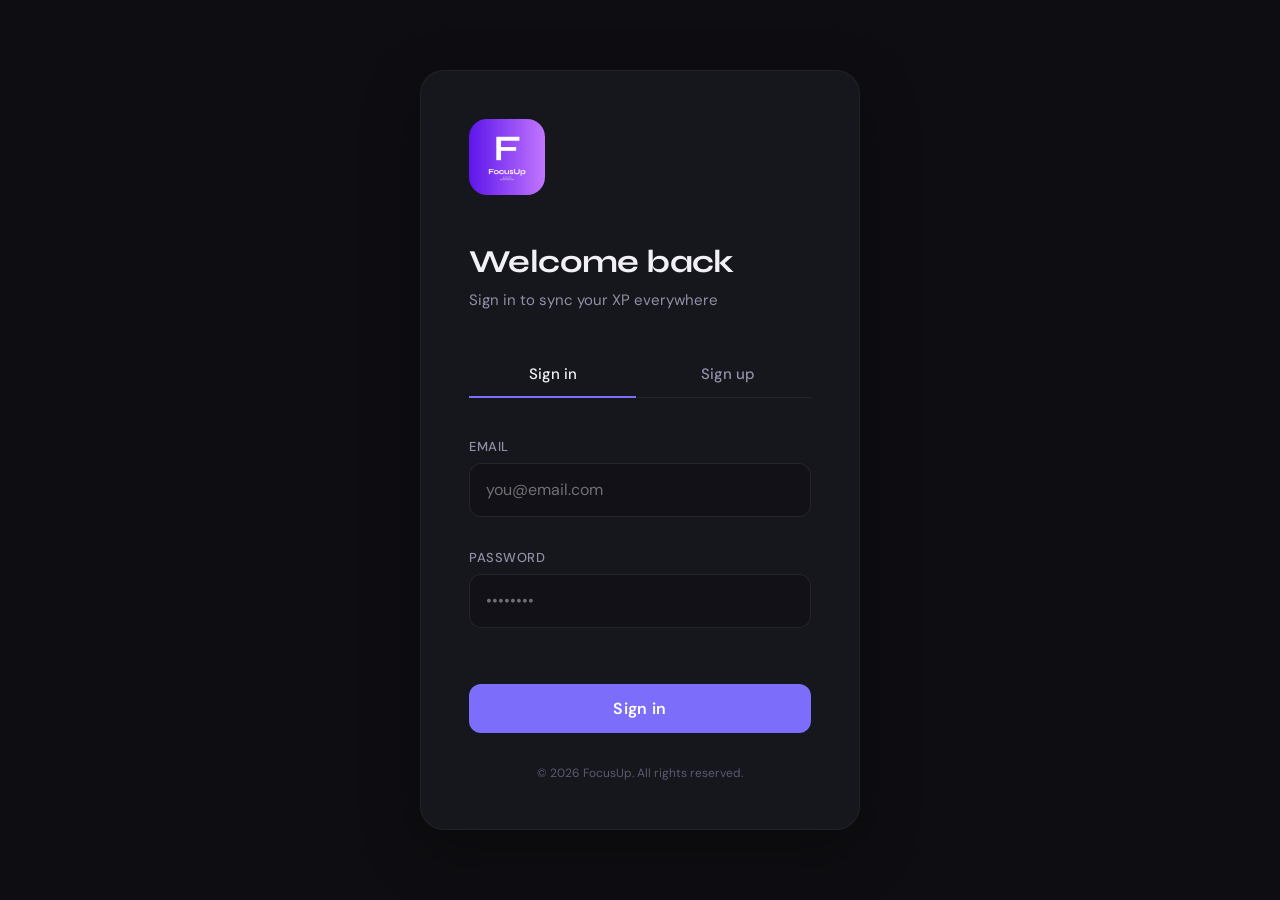
<file: auth_mobile_preview.html>
<!DOCTYPE html>
<html lang="en" data-theme="dark">
<head>
  <meta charset="UTF-8" />
  <meta name="viewport" content="width=device-width, initial-scale=1.0, viewport-fit=cover" />
  <meta name="theme-color" content="#0e0e12" />
  <title>FocusUp — Sign In (Mobile Preview)</title>
  <link rel="stylesheet" href="style.css" />
  <link href="https://fonts.googleapis.com/css2?family=Syne:wght@400;500;600;700;800&family=DM+Sans:wght@300;400;500&display=swap" rel="stylesheet" />
  <style>
    :root {
      --bg: #0e0e12;
      --bg2: #16161d;
      --bg3: #1e1e28;
      --border: rgba(255,255,255,0.07);
      --border2: rgba(255,255,255,0.12);
      --text: #f0f0f5;
      --text2: #9090a8;
      --text3: #5a5a72;
      --accent: #7c6dfa;
      --accent2: #a695ff;
      --accent-bg: rgba(124,109,250,0.12);
      --green: #22d37a;
      --green-bg: rgba(34,211,122,0.1);
      --amber: #f5a623;
      --amber-bg: rgba(245,166,35,0.1);
      --red: #ff5c6e;
      --red-bg: rgba(255,92,110,0.1);
      --sidebar-w: 220px;
      --radius: 14px;
      --radius-sm: 8px;
    }

    *, *::before, *::after { box-sizing: border-box; margin: 0; padding: 0; }

    html {
      min-height: 100%;
      font-size: 16px;
      background: var(--bg);
    }

    body {
      font-family: 'DM Sans', sans-serif;
      background: var(--bg);
      color: var(--text);
      min-height: 100vh;
      min-height: 100dvh;
      transition: background 0.3s, color 0.3s;
    }

    a {
      color: inherit;
    }

    .auth-wrap {
      min-height: 100vh;
      min-height: 100dvh;
      display: flex;
      flex-direction: column;
      align-items: center;
      justify-content: center;
      padding: 2rem;
    }

    .auth-card {
      background: var(--bg2);
      border: 1px solid rgba(255, 255, 255, 0.05);
      border-radius: 24px;
      padding: 3rem;
      width: 100%;
      max-width: 440px;
      box-shadow: 0 20px 60px rgba(0, 0, 0, 0.3);
      backdrop-filter: blur(20px);
    }

    .auth-logo {
      display: flex;
      align-items: center;
      margin-bottom: 3rem;
    }

    .auth-logo-image {
      display: block;
      width: 76px;
      height: 76px;
      object-fit: cover;
      border-radius: 18px;
    }

    .auth-title {
      font-family: 'Syne', sans-serif;
      font-size: 32px;
      font-weight: 700;
      color: var(--text);
      margin-bottom: 8px;
      letter-spacing: -0.6px;
      line-height: 1.2;
    }

    .auth-sub {
      font-size: 15px;
      color: var(--text2);
      margin-bottom: 2.5rem;
      line-height: 1.5;
    }

    .auth-tabs {
      display: flex;
      gap: 8px;
      margin-bottom: 2.5rem;
      border-bottom: 1px solid rgba(255, 255, 255, 0.06);
    }

    .auth-tab {
      flex: 1;
      padding: 12px 0;
      border: none;
      background: transparent;
      color: var(--text2);
      font-family: 'DM Sans', sans-serif;
      font-size: 15px;
      font-weight: 500;
      cursor: pointer;
      transition: all 0.3s ease;
      border-bottom: 2px solid transparent;
      margin-bottom: -1px;
    }

    .auth-tab:hover {
      color: var(--text);
    }

    .auth-tab.active {
      color: var(--text);
      border-bottom-color: var(--accent);
    }

    .auth-field {
      margin-bottom: 2rem;
    }

    .auth-field label {
      display: block;
      font-size: 13px;
      color: var(--text2);
      margin-bottom: 8px;
      font-weight: 500;
      text-transform: uppercase;
      letter-spacing: 0.5px;
    }

    .auth-field input {
      width: 100%;
      padding: 14px 16px;
      border: 1px solid rgba(255, 255, 255, 0.08);
      border-radius: 12px;
      background: rgba(0, 0, 0, 0.2);
      color: var(--text);
      font-family: 'DM Sans', sans-serif;
      font-size: 16px;
      outline: none;
      transition: all 0.3s ease;
      line-height: 1.5;
    }

    .auth-field input::placeholder {
      color: rgba(255, 255, 255, 0.4);
    }

    .auth-field input:hover {
      border-color: rgba(255, 255, 255, 0.12);
      background: rgba(0, 0, 0, 0.25);
    }

    .auth-field input:focus {
      border-color: var(--accent);
      background: rgba(0, 0, 0, 0.2);
      box-shadow: 0 0 0 3px rgba(124, 109, 250, 0.1);
    }

    .auth-submit {
      width: 100%;
      padding: 14px 16px;
      border: none;
      border-radius: 12px;
      background: var(--accent);
      color: #fff;
      font-family: 'DM Sans', sans-serif;
      font-size: 16px;
      font-weight: 600;
      cursor: pointer;
      transition: all 0.3s ease;
      margin-top: 1.5rem;
      letter-spacing: 0.3px;
    }

    .auth-submit:hover {
      background: var(--accent2);
      transform: translateY(-2px);
      box-shadow: 0 12px 30px rgba(124, 109, 250, 0.3);
    }

    .auth-submit:active {
      transform: translateY(0);
      box-shadow: 0 4px 12px rgba(124, 109, 250, 0.2);
    }

    @media (max-width: 640px) {
      .auth-wrap {
        justify-content: center;
        align-items: center;
        padding: 1.5rem;
        min-height: 100dvh;
      }

      .auth-card {
        padding: 2.5rem 1.5rem;
        border-radius: 20px;
        max-width: 100%;
        box-shadow: 0 10px 40px rgba(0, 0, 0, 0.25);
      }

      .auth-logo {
        margin-bottom: 2.5rem;
      }

      .auth-logo-icon {
        width: 42px;
        height: 42px;
        font-size: 22px;
      }

      .auth-logo span {
        font-size: 18px;
      }

      .auth-title {
        font-size: 28px;
        margin-bottom: 10px;
        line-height: 1.25;
      }

      .auth-sub {
        font-size: 15px;
        margin-bottom: 2rem;
      }

      .auth-tabs {
        margin-bottom: 2rem;
      }

      .auth-tab {
        font-size: 15px;
        padding: 14px 0;
      }

      .auth-field {
        margin-bottom: 1.75rem;
      }

      .auth-field label {
        font-size: 12px;
        margin-bottom: 8px;
      }

      .auth-field input {
        padding: 14px 16px;
        font-size: 16px;
        border-radius: 12px;
        min-height: 50px;
      }

      .auth-submit {
        padding: 14px 16px;
        font-size: 16px;
        margin-top: 1.5rem;
        min-height: 50px;
        font-weight: 600;
      }
    }

    @media (max-width: 380px) {
      .auth-card {
        padding: 2rem 1.25rem;
      }

      .auth-title {
        font-size: 26px;
      }

      .auth-tabs {
        margin-bottom: 1.75rem;
      }

      .auth-field {
        margin-bottom: 1.5rem;
      }

      .auth-submit {
        margin-top: 1.25rem;
      }
    }
  </style>
</head>
<body>
<div class="auth-wrap">
  <div class="auth-card">
    <div class="auth-logo">
      <img class="auth-logo-image" src="1.png" alt="FocusUp" />
    </div>
    <h1 class="auth-title">Welcome back</h1>
    <p class="auth-sub">Sign in to sync your XP everywhere</p>
    <div class="auth-tabs">
      <button class="auth-tab active">Sign in</button>
      <button class="auth-tab">Sign up</button>
    </div>
    <div class="auth-field">
      <label>Email</label>
      <input type="email" placeholder="you@email.com" />
    </div>
    <div class="auth-field">
      <label>Password</label>
      <input type="password" placeholder="••••••••" />
    </div>
    <button class="auth-submit">Sign in</button>
    <div style="margin-top: 2rem; text-align: center; font-size: 12px; color: var(--text3);">
      © 2026 FocusUp. All rights reserved.
    </div>
  </div>
</div>
</body>
</html>
</file>
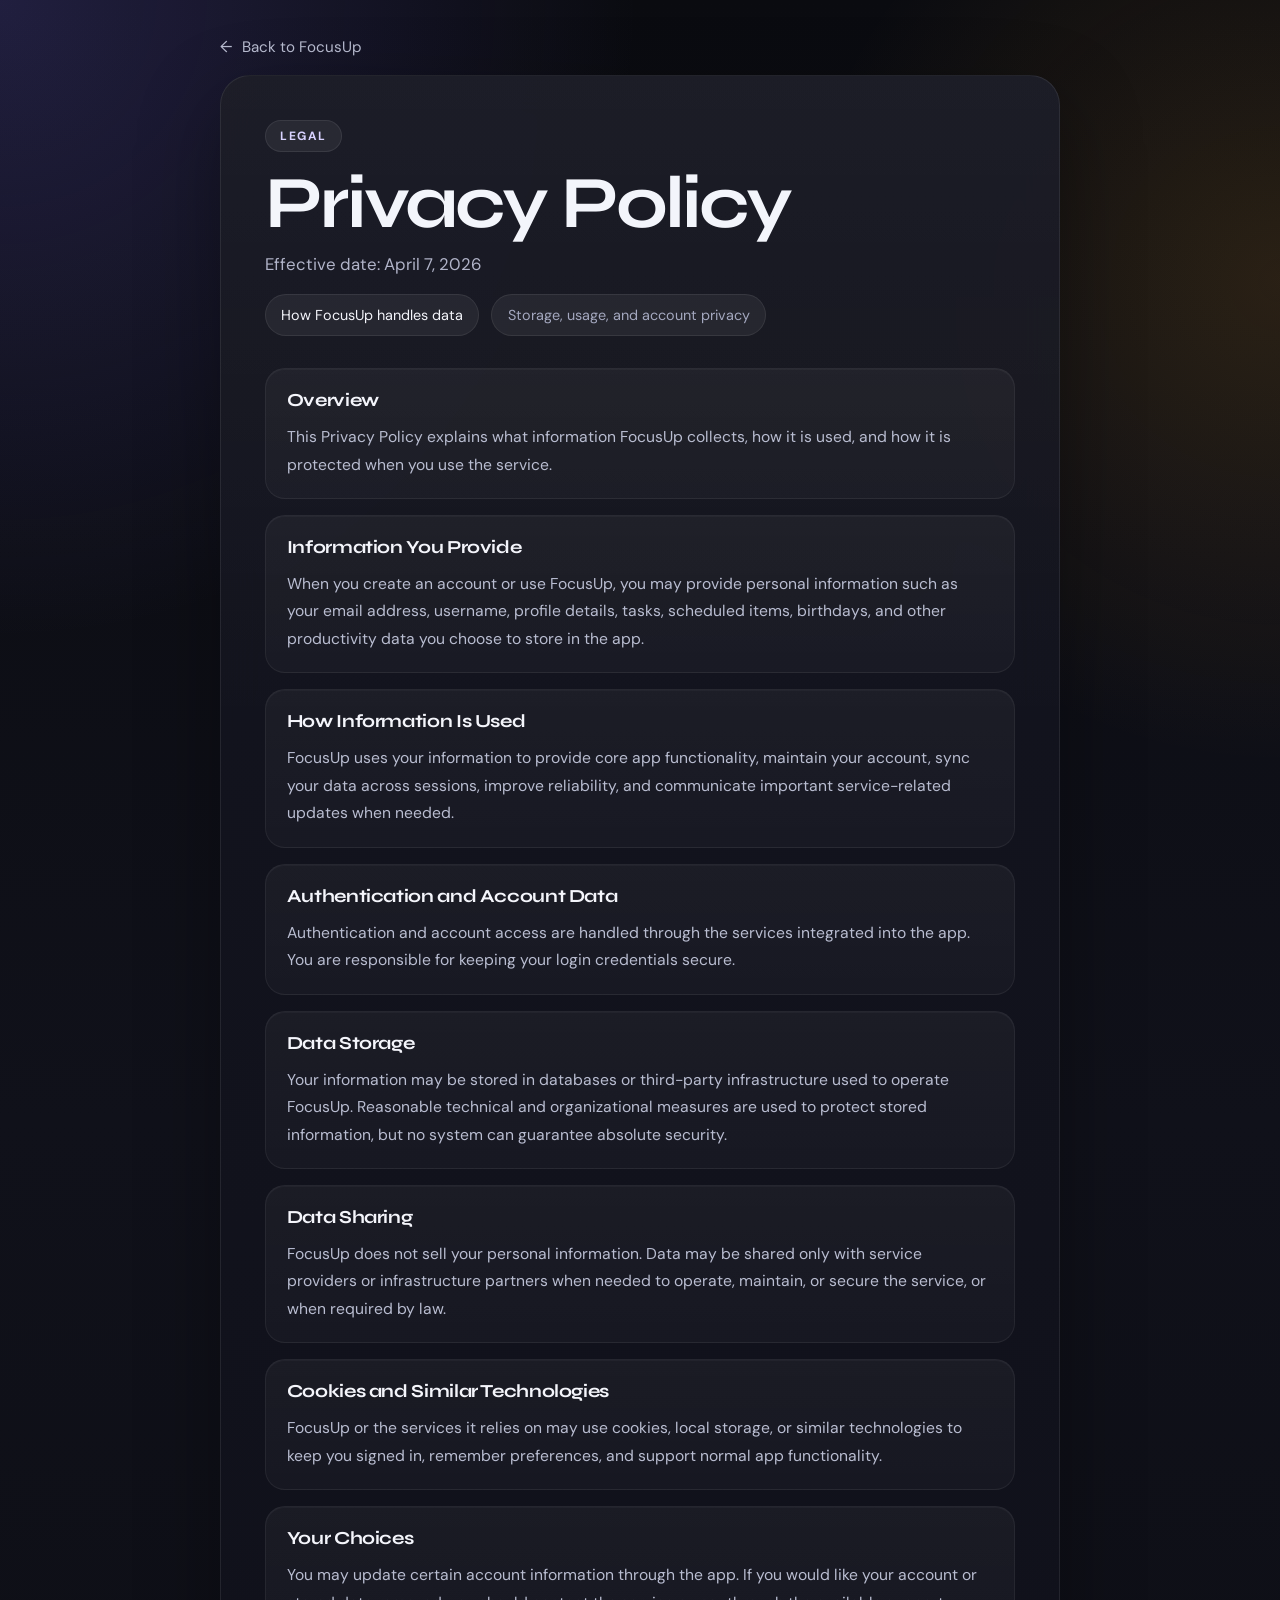
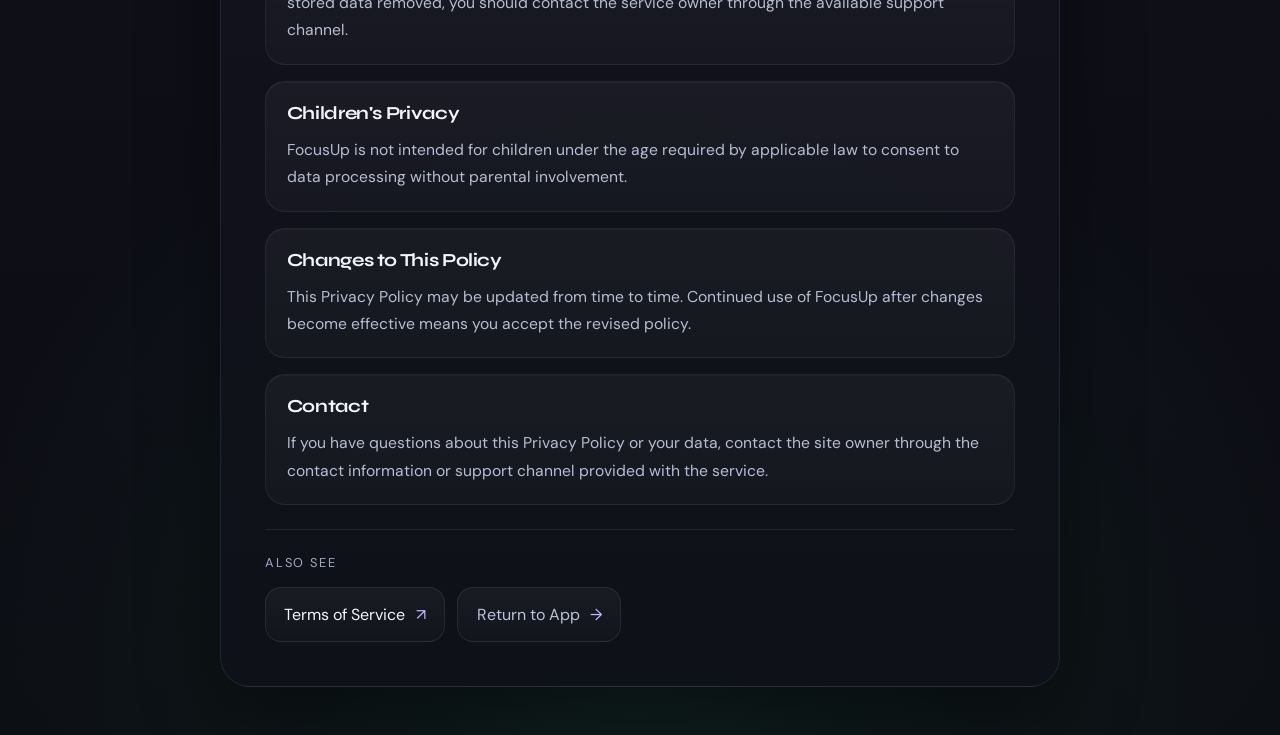
<file: privacy.html>
<!DOCTYPE html>
<html lang="en" data-theme="dark">
<head>
  <meta charset="UTF-8" />
  <meta name="viewport" content="width=device-width, initial-scale=1.0, viewport-fit=cover" />
  <meta name="theme-color" content="#0e0e12" />
  <title>FocusUp — Privacy Policy</title>
  <link rel="stylesheet" href="style.css?v=20260510a" />
  <link href="https://fonts.googleapis.com/css2?family=Syne:wght@400;500;600;700;800&family=DM+Sans:wght@300;400;500&display=swap" rel="stylesheet" />
  <style>
    :root {
      --legal-bg: #0a0b10;
      --legal-surface: rgba(20, 21, 31, 0.96);
      --legal-surface-2: rgba(255, 255, 255, 0.04);
      --legal-border: rgba(255, 255, 255, 0.08);
      --legal-text: #f4f5fb;
      --legal-text-soft: #b9bdd1;
      --legal-text-muted: #7f849d;
      --legal-accent: #c4b8ff;
    }

    body.legal-page {
      margin: 0;
      min-height: 100vh;
      min-height: 100dvh;
      font-family: 'DM Sans', sans-serif;
      color: var(--legal-text);
      background:
        radial-gradient(circle at 0% 0%, rgba(124,109,250,0.2), transparent 24%),
        radial-gradient(circle at 100% 12%, rgba(245,166,35,0.13), transparent 20%),
        radial-gradient(circle at 50% 100%, rgba(34,211,122,0.08), transparent 30%),
        linear-gradient(180deg, #0a0b10 0%, #10111a 48%, #0c0d13 100%);
    }

    .legal-shell {
      min-height: 100vh;
      min-height: 100dvh;
      padding: 2.25rem 1.25rem 3rem;
      display: flex;
      flex-direction: column;
      align-items: center;
      gap: 1.1rem;
    }

    .legal-back,
    .legal-link {
      color: inherit;
      text-decoration: none;
    }

    .legal-back {
      width: min(100%, 840px);
      display: inline-flex;
      align-items: center;
      gap: 0.6rem;
      color: var(--legal-text-soft);
      font-size: 0.95rem;
    }

    .legal-card {
      width: min(100%, 840px);
      position: relative;
      overflow: hidden;
      background:
        linear-gradient(180deg, rgba(255,255,255,0.04), rgba(255,255,255,0) 30%),
        linear-gradient(180deg, var(--legal-surface), rgba(16, 17, 26, 0.94));
      border: 1px solid var(--legal-border);
      border-radius: 30px;
      padding: 2.75rem;
      box-shadow: 0 30px 80px rgba(0,0,0,0.34);
      backdrop-filter: blur(20px);
    }

    .legal-card::before {
      content: "";
      position: absolute;
      inset: 0 0 auto;
      height: 180px;
      background: linear-gradient(135deg, rgba(124,109,250,0.22), rgba(245,166,35,0.08) 58%, transparent);
      pointer-events: none;
    }

    .legal-eyebrow,
    .legal-pill {
      position: relative;
      display: inline-flex;
      align-items: center;
      border-radius: 999px;
      border: 1px solid var(--legal-border);
      background: rgba(255,255,255,0.06);
    }

    .legal-eyebrow {
      padding: 0.45rem 0.9rem;
      color: #d8d2ff;
      font-size: 0.75rem;
      font-weight: 700;
      letter-spacing: 0.12em;
      text-transform: uppercase;
      margin-bottom: 1.1rem;
    }

    .legal-title {
      position: relative;
      margin: 0 0 0.85rem;
      max-width: 12ch;
      font-family: 'Syne', sans-serif;
      font-size: clamp(2.4rem, 7vw, 4.6rem);
      line-height: 0.92;
      letter-spacing: -0.04em;
    }

    .legal-subtitle {
      position: relative;
      max-width: 52ch;
      margin: 0 0 1rem;
      color: #b1b4c9;
      font-size: 1.05rem;
      line-height: 1.6;
    }

    .legal-meta-row,
    .legal-actions {
      position: relative;
      display: flex;
      flex-wrap: wrap;
      gap: 0.75rem;
    }

    .legal-meta-row {
      margin-bottom: 2rem;
    }

    .legal-pill {
      min-height: 38px;
      padding: 0.7rem 0.95rem;
      color: var(--legal-text);
      font-size: 0.9rem;
    }

    .legal-pill-muted,
    .legal-footer-label {
      color: #a4a8bf;
    }

    .legal-body {
      position: relative;
      display: grid;
      gap: 1rem;
    }

    .legal-section {
      padding: 1.25rem 1.3rem;
      border-radius: 20px;
      background:
        linear-gradient(180deg, rgba(255,255,255,0.03), rgba(255,255,255,0.015)),
        rgba(255,255,255,0.01);
      border: 1px solid rgba(255,255,255,0.06);
      box-shadow: inset 0 1px 0 rgba(255,255,255,0.03);
    }

    .legal-section h2 {
      margin: 0 0 0.75rem;
      font-family: 'Syne', sans-serif;
      font-size: 1.15rem;
      letter-spacing: -0.02em;
    }

    .legal-section p,
    .legal-section li {
      color: var(--legal-text-soft);
      line-height: 1.75;
      font-size: 0.98rem;
    }

    .legal-section ul {
      margin: 0;
      padding-left: 1.2rem;
      display: grid;
      gap: 0.55rem;
    }

    .legal-footer {
      position: relative;
      margin-top: 1.5rem;
      padding-top: 1.5rem;
      border-top: 1px solid var(--legal-border);
    }

    .legal-footer-label {
      display: block;
      font-size: 0.8rem;
      text-transform: uppercase;
      letter-spacing: 0.14em;
      margin-bottom: 1rem;
    }

    .legal-action {
      display: inline-flex;
      align-items: center;
      gap: 0.65rem;
      padding: 1rem 1.15rem;
      border-radius: 16px;
      border: 1px solid var(--legal-border);
      background: linear-gradient(180deg, rgba(255,255,255,0.045), rgba(255,255,255,0.02));
      color: var(--legal-text);
    }

    .legal-action-secondary {
      color: #bec2d6;
    }

    .legal-action-arrow {
      color: var(--legal-accent);
    }

    @media (max-width: 640px) {
      .legal-shell {
        padding: 1rem;
      }

      .legal-card {
        padding: 1.4rem;
        border-radius: 24px;
      }

      .legal-title {
        max-width: none;
        font-size: clamp(2rem, 12vw, 3rem);
      }

      .legal-actions {
        flex-direction: column;
      }

      .legal-action {
        width: 100%;
        justify-content: space-between;
      }

      .legal-section {
        padding: 1rem;
      }
    }
  </style>
</head>
<body class="legal-page">
  <div class="legal-shell">
    <a class="legal-back" href="auth.html">
      <span class="legal-back-arrow">←</span>
      <span>Back to FocusUp</span>
    </a>

    <main class="legal-card">
      <div class="legal-eyebrow">Legal</div>
      <h1 class="legal-title">Privacy Policy</h1>
      <p class="legal-subtitle">Effective date: April 7, 2026</p>
      <div class="legal-meta-row">
        <span class="legal-pill">How FocusUp handles data</span>
        <span class="legal-pill legal-pill-muted">Storage, usage, and account privacy</span>
      </div>

      <div class="legal-body">
      <section class="legal-section">
        <h2>Overview</h2>
        <p>This Privacy Policy explains what information FocusUp collects, how it is used, and how it is protected when you use the service.</p>
      </section>

      <section class="legal-section">
        <h2>Information You Provide</h2>
        <p>When you create an account or use FocusUp, you may provide personal information such as your email address, username, profile details, tasks, scheduled items, birthdays, and other productivity data you choose to store in the app.</p>
      </section>

      <section class="legal-section">
        <h2>How Information Is Used</h2>
        <p>FocusUp uses your information to provide core app functionality, maintain your account, sync your data across sessions, improve reliability, and communicate important service-related updates when needed.</p>
      </section>

      <section class="legal-section">
        <h2>Authentication and Account Data</h2>
        <p>Authentication and account access are handled through the services integrated into the app. You are responsible for keeping your login credentials secure.</p>
      </section>

      <section class="legal-section">
        <h2>Data Storage</h2>
        <p>Your information may be stored in databases or third-party infrastructure used to operate FocusUp. Reasonable technical and organizational measures are used to protect stored information, but no system can guarantee absolute security.</p>
      </section>

      <section class="legal-section">
        <h2>Data Sharing</h2>
        <p>FocusUp does not sell your personal information. Data may be shared only with service providers or infrastructure partners when needed to operate, maintain, or secure the service, or when required by law.</p>
      </section>

      <section class="legal-section">
        <h2>Cookies and Similar Technologies</h2>
        <p>FocusUp or the services it relies on may use cookies, local storage, or similar technologies to keep you signed in, remember preferences, and support normal app functionality.</p>
      </section>

      <section class="legal-section">
        <h2>Your Choices</h2>
        <p>You may update certain account information through the app. If you would like your account or stored data removed, you should contact the service owner through the available support channel.</p>
      </section>

      <section class="legal-section">
        <h2>Children's Privacy</h2>
        <p>FocusUp is not intended for children under the age required by applicable law to consent to data processing without parental involvement.</p>
      </section>

      <section class="legal-section">
        <h2>Changes to This Policy</h2>
        <p>This Privacy Policy may be updated from time to time. Continued use of FocusUp after changes become effective means you accept the revised policy.</p>
      </section>

      <section class="legal-section">
        <h2>Contact</h2>
        <p>If you have questions about this Privacy Policy or your data, contact the site owner through the contact information or support channel provided with the service.</p>
      </section>
      </div>

      <div class="legal-footer">
        <span class="legal-footer-label">Also see</span>
        <div class="legal-actions">
          <a class="legal-link legal-action" href="terms.html">
            <span>Terms of Service</span>
            <span class="legal-action-arrow">↗</span>
          </a>
          <a class="legal-link legal-action legal-action-secondary" href="auth.html">
            <span>Return to App</span>
            <span class="legal-action-arrow">→</span>
          </a>
        </div>
      </div>
    </main>
  </div>
</body>
</html>
</file>
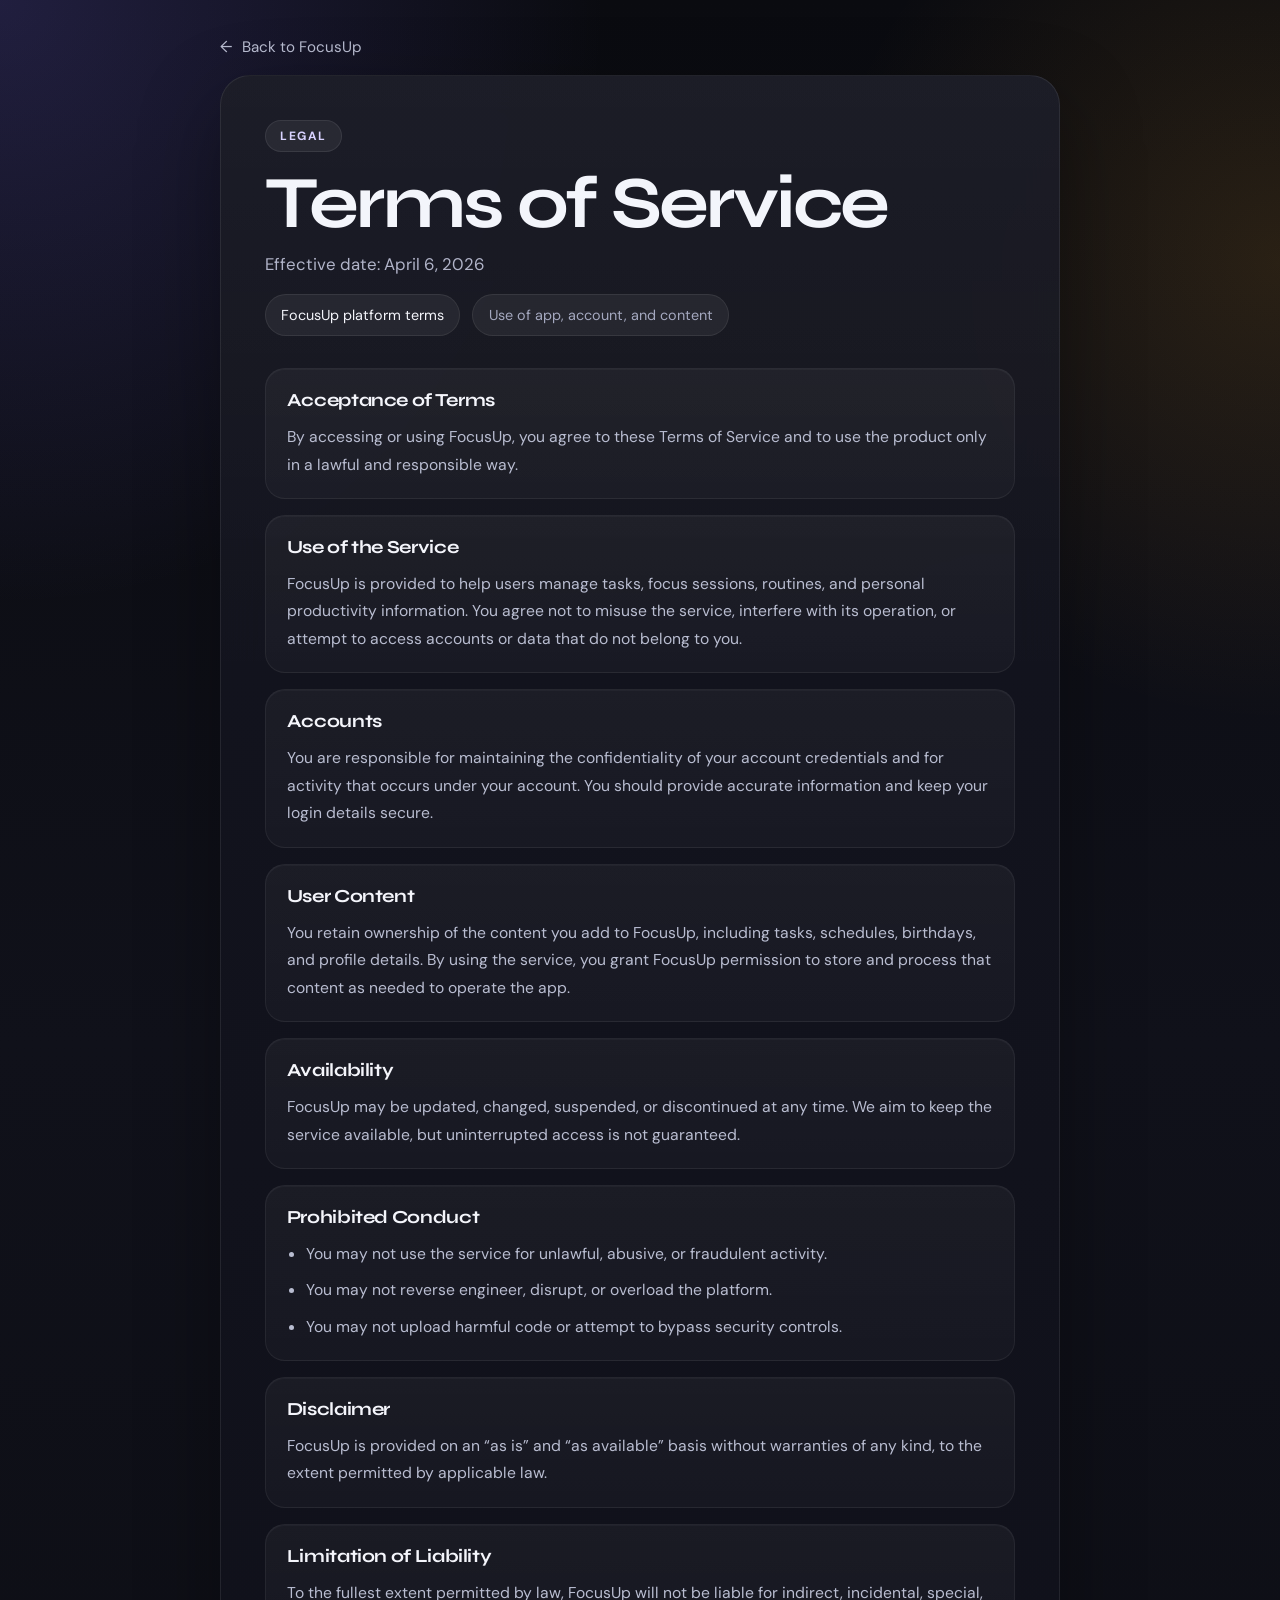
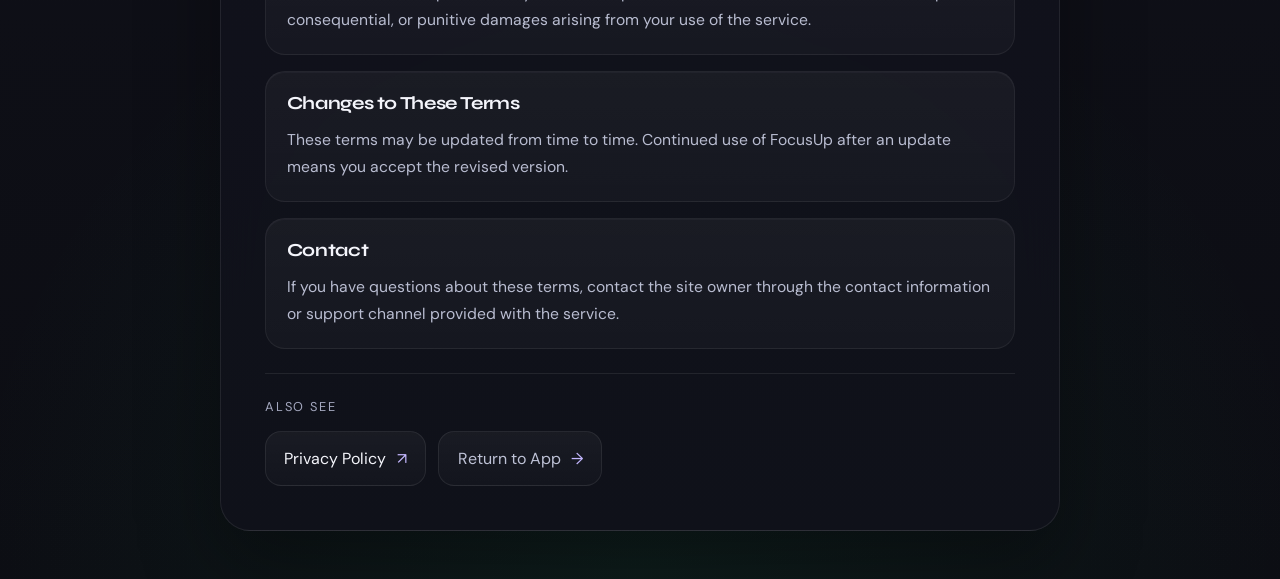
<file: terms.html>
<!DOCTYPE html>
<html lang="en" data-theme="dark">
<head>
  <meta charset="UTF-8" />
  <meta name="viewport" content="width=device-width, initial-scale=1.0, viewport-fit=cover" />
  <meta name="theme-color" content="#0e0e12" />
  <title>FocusUp — Terms of Service</title>
  <link rel="stylesheet" href="style.css?v=20260510a" />
  <link href="https://fonts.googleapis.com/css2?family=Syne:wght@400;500;600;700;800&family=DM+Sans:wght@300;400;500&display=swap" rel="stylesheet" />
  <style>
    :root {
      --legal-bg: #0a0b10;
      --legal-surface: rgba(20, 21, 31, 0.96);
      --legal-surface-2: rgba(255, 255, 255, 0.04);
      --legal-border: rgba(255, 255, 255, 0.08);
      --legal-text: #f4f5fb;
      --legal-text-soft: #b9bdd1;
      --legal-text-muted: #7f849d;
      --legal-accent: #c4b8ff;
    }

    body.legal-page {
      margin: 0;
      min-height: 100vh;
      min-height: 100dvh;
      font-family: 'DM Sans', sans-serif;
      color: var(--legal-text);
      background:
        radial-gradient(circle at 0% 0%, rgba(124,109,250,0.2), transparent 24%),
        radial-gradient(circle at 100% 12%, rgba(245,166,35,0.13), transparent 20%),
        radial-gradient(circle at 50% 100%, rgba(34,211,122,0.08), transparent 30%),
        linear-gradient(180deg, #0a0b10 0%, #10111a 48%, #0c0d13 100%);
    }

    .legal-shell {
      min-height: 100vh;
      min-height: 100dvh;
      padding: 2.25rem 1.25rem 3rem;
      display: flex;
      flex-direction: column;
      align-items: center;
      gap: 1.1rem;
    }

    .legal-back,
    .legal-link {
      color: inherit;
      text-decoration: none;
    }

    .legal-back {
      width: min(100%, 840px);
      display: inline-flex;
      align-items: center;
      gap: 0.6rem;
      color: var(--legal-text-soft);
      font-size: 0.95rem;
    }

    .legal-card {
      width: min(100%, 840px);
      position: relative;
      overflow: hidden;
      background:
        linear-gradient(180deg, rgba(255,255,255,0.04), rgba(255,255,255,0) 30%),
        linear-gradient(180deg, var(--legal-surface), rgba(16, 17, 26, 0.94));
      border: 1px solid var(--legal-border);
      border-radius: 30px;
      padding: 2.75rem;
      box-shadow: 0 30px 80px rgba(0,0,0,0.34);
      backdrop-filter: blur(20px);
    }

    .legal-card::before {
      content: "";
      position: absolute;
      inset: 0 0 auto;
      height: 180px;
      background: linear-gradient(135deg, rgba(124,109,250,0.22), rgba(245,166,35,0.08) 58%, transparent);
      pointer-events: none;
    }

    .legal-eyebrow,
    .legal-pill {
      position: relative;
      display: inline-flex;
      align-items: center;
      border-radius: 999px;
      border: 1px solid var(--legal-border);
      background: rgba(255,255,255,0.06);
    }

    .legal-eyebrow {
      padding: 0.45rem 0.9rem;
      color: #d8d2ff;
      font-size: 0.75rem;
      font-weight: 700;
      letter-spacing: 0.12em;
      text-transform: uppercase;
      margin-bottom: 1.1rem;
    }

    .legal-title {
      position: relative;
      margin: 0 0 0.85rem;
      max-width: 12ch;
      font-family: 'Syne', sans-serif;
      font-size: clamp(2.4rem, 7vw, 4.6rem);
      line-height: 0.92;
      letter-spacing: -0.04em;
    }

    .legal-subtitle {
      position: relative;
      max-width: 52ch;
      margin: 0 0 1rem;
      color: #b1b4c9;
      font-size: 1.05rem;
      line-height: 1.6;
    }

    .legal-meta-row,
    .legal-actions {
      position: relative;
      display: flex;
      flex-wrap: wrap;
      gap: 0.75rem;
    }

    .legal-meta-row {
      margin-bottom: 2rem;
    }

    .legal-pill {
      min-height: 38px;
      padding: 0.7rem 0.95rem;
      color: var(--legal-text);
      font-size: 0.9rem;
    }

    .legal-pill-muted,
    .legal-footer-label {
      color: #a4a8bf;
    }

    .legal-body {
      position: relative;
      display: grid;
      gap: 1rem;
    }

    .legal-section {
      padding: 1.25rem 1.3rem;
      border-radius: 20px;
      background:
        linear-gradient(180deg, rgba(255,255,255,0.03), rgba(255,255,255,0.015)),
        rgba(255,255,255,0.01);
      border: 1px solid rgba(255,255,255,0.06);
      box-shadow: inset 0 1px 0 rgba(255,255,255,0.03);
    }

    .legal-section h2 {
      margin: 0 0 0.75rem;
      font-family: 'Syne', sans-serif;
      font-size: 1.15rem;
      letter-spacing: -0.02em;
    }

    .legal-section p,
    .legal-section li {
      color: var(--legal-text-soft);
      line-height: 1.75;
      font-size: 0.98rem;
    }

    .legal-section ul {
      margin: 0;
      padding-left: 1.2rem;
      display: grid;
      gap: 0.55rem;
    }

    .legal-footer {
      position: relative;
      margin-top: 1.5rem;
      padding-top: 1.5rem;
      border-top: 1px solid var(--legal-border);
    }

    .legal-footer-label {
      display: block;
      font-size: 0.8rem;
      text-transform: uppercase;
      letter-spacing: 0.14em;
      margin-bottom: 1rem;
    }

    .legal-action {
      display: inline-flex;
      align-items: center;
      gap: 0.65rem;
      padding: 1rem 1.15rem;
      border-radius: 16px;
      border: 1px solid var(--legal-border);
      background: linear-gradient(180deg, rgba(255,255,255,0.045), rgba(255,255,255,0.02));
      color: var(--legal-text);
    }

    .legal-action-secondary {
      color: #bec2d6;
    }

    .legal-action-arrow {
      color: var(--legal-accent);
    }

    @media (max-width: 640px) {
      .legal-shell {
        padding: 1rem;
      }

      .legal-card {
        padding: 1.4rem;
        border-radius: 24px;
      }

      .legal-title {
        max-width: none;
        font-size: clamp(2rem, 12vw, 3rem);
      }

      .legal-actions {
        flex-direction: column;
      }

      .legal-action {
        width: 100%;
        justify-content: space-between;
      }

      .legal-section {
        padding: 1rem;
      }
    }
  </style>
</head>
<body class="legal-page">
  <div class="legal-shell">
    <a class="legal-back" href="auth.html">
      <span class="legal-back-arrow">←</span>
      <span>Back to FocusUp</span>
    </a>

    <main class="legal-card">
      <div class="legal-eyebrow">Legal</div>
      <h1 class="legal-title">Terms of Service</h1>
      <p class="legal-subtitle">Effective date: April 6, 2026</p>
      <div class="legal-meta-row">
        <span class="legal-pill">FocusUp platform terms</span>
        <span class="legal-pill legal-pill-muted">Use of app, account, and content</span>
      </div>

      <div class="legal-body">
      <section class="legal-section">
        <h2>Acceptance of Terms</h2>
        <p>By accessing or using FocusUp, you agree to these Terms of Service and to use the product only in a lawful and responsible way.</p>
      </section>

      <section class="legal-section">
        <h2>Use of the Service</h2>
        <p>FocusUp is provided to help users manage tasks, focus sessions, routines, and personal productivity information. You agree not to misuse the service, interfere with its operation, or attempt to access accounts or data that do not belong to you.</p>
      </section>

      <section class="legal-section">
        <h2>Accounts</h2>
        <p>You are responsible for maintaining the confidentiality of your account credentials and for activity that occurs under your account. You should provide accurate information and keep your login details secure.</p>
      </section>

      <section class="legal-section">
        <h2>User Content</h2>
        <p>You retain ownership of the content you add to FocusUp, including tasks, schedules, birthdays, and profile details. By using the service, you grant FocusUp permission to store and process that content as needed to operate the app.</p>
      </section>

      <section class="legal-section">
        <h2>Availability</h2>
        <p>FocusUp may be updated, changed, suspended, or discontinued at any time. We aim to keep the service available, but uninterrupted access is not guaranteed.</p>
      </section>

      <section class="legal-section">
        <h2>Prohibited Conduct</h2>
        <ul>
          <li>You may not use the service for unlawful, abusive, or fraudulent activity.</li>
          <li>You may not reverse engineer, disrupt, or overload the platform.</li>
          <li>You may not upload harmful code or attempt to bypass security controls.</li>
        </ul>
      </section>

      <section class="legal-section">
        <h2>Disclaimer</h2>
        <p>FocusUp is provided on an “as is” and “as available” basis without warranties of any kind, to the extent permitted by applicable law.</p>
      </section>

      <section class="legal-section">
        <h2>Limitation of Liability</h2>
        <p>To the fullest extent permitted by law, FocusUp will not be liable for indirect, incidental, special, consequential, or punitive damages arising from your use of the service.</p>
      </section>

      <section class="legal-section">
        <h2>Changes to These Terms</h2>
        <p>These terms may be updated from time to time. Continued use of FocusUp after an update means you accept the revised version.</p>
      </section>

      <section class="legal-section">
        <h2>Contact</h2>
        <p>If you have questions about these terms, contact the site owner through the contact information or support channel provided with the service.</p>
      </section>
      </div>

      <div class="legal-footer">
        <span class="legal-footer-label">Also see</span>
        <div class="legal-actions">
          <a class="legal-link legal-action" href="privacy.html">
            <span>Privacy Policy</span>
            <span class="legal-action-arrow">↗</span>
          </a>
          <a class="legal-link legal-action legal-action-secondary" href="auth.html">
            <span>Return to App</span>
            <span class="legal-action-arrow">→</span>
          </a>
        </div>
      </div>
    </main>
  </div>
</body>
</html>
</file>
<file: style.css>
*, *::before, *::after { box-sizing: border-box; margin: 0; padding: 0; }

:root {
  --bg: #0e0e12;
  --bg2: #16161d;
  --bg3: #1e1e28;
  --border: rgba(255,255,255,0.07);
  --border2: rgba(255,255,255,0.12);
  --text: #f0f0f5;
  --text2: #9090a8;
  --text3: #5a5a72;
  --accent: #7c6dfa;
  --accent2: #a695ff;
  --accent-bg: rgba(124,109,250,0.12);
  --green: #22d37a;
  --green-bg: rgba(34,211,122,0.1);
  --amber: #f5a623;
  --amber-bg: rgba(245,166,35,0.1);
  --red: #ff5c6e;
  --red-bg: rgba(255,92,110,0.1);
  --sidebar-w: 220px;
  --radius: 14px;
  --radius-sm: 8px;
}

[data-theme="light"] {
  --bg: #f5f5f8;
  --bg2: #ffffff;
  --bg3: #ededf2;
  --border: rgba(0,0,0,0.07);
  --border2: rgba(0,0,0,0.12);
  --text: #111118;
  --text2: #60607a;
  --text3: #aaaabe;
  --accent: #6355e8;
  --accent2: #7c6dfa;
  --accent-bg: rgba(99,85,232,0.08);
  --green: #16a85c;
  --green-bg: rgba(22,168,92,0.08);
  --amber: #d4820a;
  --amber-bg: rgba(212,130,10,0.08);
  --red: #e83b4d;
  --red-bg: rgba(232,59,77,0.08);
}

html {
  min-height: 100%;
  font-size: 16px;
  background: var(--bg);
}

body {
  font-family: 'DM Sans', sans-serif;
  background: var(--bg);
  color: var(--text);
  min-height: 100vh;
  min-height: 100dvh;
  transition: background 0.3s, color 0.3s;
}

a {
  color: inherit;
}

.legal-page {
  background:
    radial-gradient(circle at 0% 0%, rgba(124,109,250,0.2), transparent 24%),
    radial-gradient(circle at 100% 12%, rgba(245,166,35,0.13), transparent 20%),
    radial-gradient(circle at 50% 100%, rgba(34,211,122,0.08), transparent 30%),
    linear-gradient(180deg, #0a0b10 0%, #10111a 48%, #0c0d13 100%);
}

.legal-shell {
  min-height: 100vh;
  padding: 2.25rem 1.25rem 3rem;
  display: flex;
  flex-direction: column;
  align-items: center;
  gap: 1.1rem;
}

.legal-back {
  width: min(100%, 840px);
  display: inline-flex;
  align-items: center;
  gap: 0.6rem;
  color: var(--text2);
  text-decoration: none;
  font-size: 0.95rem;
  transition: color 0.15s ease, transform 0.15s ease;
}

.legal-back:hover {
  color: var(--text);
  transform: translateX(-2px);
}

.legal-back-arrow {
  font-size: 1rem;
}

.legal-card {
  width: min(100%, 840px);
  position: relative;
  overflow: hidden;
  background:
    linear-gradient(180deg, rgba(255,255,255,0.04), rgba(255,255,255,0) 30%),
    linear-gradient(180deg, rgba(20,21,31,0.96), rgba(16,17,26,0.94));
  border: 1px solid rgba(255,255,255,0.08);
  border-radius: 30px;
  padding: 2.75rem;
  box-shadow: 0 30px 80px rgba(0,0,0,0.34);
  backdrop-filter: blur(20px);
}

.legal-card::before {
  content: "";
  position: absolute;
  inset: 0 0 auto;
  height: 180px;
  background: linear-gradient(135deg, rgba(124,109,250,0.22), rgba(245,166,35,0.08) 58%, transparent);
  pointer-events: none;
}

.legal-eyebrow {
  position: relative;
  display: inline-flex;
  padding: 0.45rem 0.9rem;
  border-radius: 999px;
  background: rgba(255,255,255,0.06);
  border: 1px solid rgba(255,255,255,0.08);
  color: #d8d2ff;
  font-size: 0.75rem;
  font-weight: 700;
  letter-spacing: 0.12em;
  text-transform: uppercase;
  margin-bottom: 1.1rem;
}

.legal-title {
  position: relative;
  font-family: 'Syne', sans-serif;
  max-width: 12ch;
  font-size: clamp(2.4rem, 7vw, 4.6rem);
  line-height: 0.92;
  letter-spacing: -0.04em;
  margin-bottom: 0.85rem;
}

.legal-subtitle {
  position: relative;
  max-width: 52ch;
  color: #b1b4c9;
  font-size: 1.05rem;
  line-height: 1.6;
  margin-bottom: 1rem;
}

.legal-meta-row {
  position: relative;
  display: flex;
  flex-wrap: wrap;
  gap: 0.75rem;
  margin-bottom: 2rem;
}

.legal-pill {
  display: inline-flex;
  align-items: center;
  min-height: 38px;
  padding: 0.7rem 0.95rem;
  border-radius: 999px;
  background: rgba(255,255,255,0.06);
  border: 1px solid rgba(255,255,255,0.08);
  color: #f1f3fb;
  font-size: 0.9rem;
}

.legal-pill-muted {
  color: #a4a8bf;
}

.legal-body {
  position: relative;
  display: grid;
  gap: 1rem;
}

.legal-section h2 {
  font-family: 'Syne', sans-serif;
  font-size: 1.15rem;
  margin-bottom: 0.75rem;
  letter-spacing: -0.02em;
}

.legal-section p,
.legal-section li {
  color: #b9bdd1;
  line-height: 1.75;
  font-size: 0.98rem;
}

.legal-section {
  padding: 1.25rem 1.3rem;
  border-radius: 20px;
  background:
    linear-gradient(180deg, rgba(255,255,255,0.03), rgba(255,255,255,0.015)),
    rgba(255,255,255,0.01);
  border: 1px solid rgba(255,255,255,0.06);
  box-shadow: inset 0 1px 0 rgba(255,255,255,0.03);
}

.legal-section ul {
  padding-left: 1.2rem;
  display: grid;
  gap: 0.55rem;
}

.legal-footer {
  position: relative;
  margin-top: 1.5rem;
  padding-top: 1.5rem;
  border-top: 1px solid rgba(255,255,255,0.08);
}

.legal-footer-label {
  display: block;
  color: #7f849d;
  font-size: 0.8rem;
  text-transform: uppercase;
  letter-spacing: 0.14em;
  margin-bottom: 1rem;
}

.legal-actions {
  display: flex;
  flex-wrap: wrap;
  gap: 0.85rem;
}

.legal-link {
  text-decoration: none;
}

.legal-action {
  display: inline-flex;
  align-items: center;
  gap: 0.65rem;
  padding: 1rem 1.15rem;
  border-radius: 16px;
  border: 1px solid rgba(255,255,255,0.08);
  background: linear-gradient(180deg, rgba(255,255,255,0.045), rgba(255,255,255,0.02));
  color: #f4f5fb;
  transition: transform 0.15s ease, border-color 0.15s ease, background 0.15s ease, box-shadow 0.15s ease;
}

.legal-action:hover {
  transform: translateY(-2px);
  border-color: rgba(166,149,255,0.35);
  background: linear-gradient(180deg, rgba(124,109,250,0.16), rgba(255,255,255,0.03));
  box-shadow: 0 14px 28px rgba(0,0,0,0.2);
}

.legal-action-secondary {
  color: #bec2d6;
}

.legal-action-arrow {
  color: #c4b8ff;
}

.app {
  display: flex;
  min-height: 100vh;
  min-height: 100dvh;
}

.mobile-menu-toggle,
.mobile-menu-overlay {
  display: none;
}

.mobile-menu-toggle {
  position: fixed;
  top: 1rem;
  right: 1rem;
  width: 48px;
  height: 48px;
  border: 1px solid var(--border2);
  border-radius: 14px;
  background: color-mix(in srgb, var(--bg2) 90%, transparent);
  backdrop-filter: blur(14px);
  z-index: 30;
  align-items: center;
  justify-content: center;
  flex-direction: column;
  gap: 5px;
  cursor: pointer;
  box-shadow: 0 16px 32px rgba(0,0,0,0.18);
}

.mobile-menu-toggle span {
  width: 18px;
  height: 2px;
  border-radius: 999px;
  background: var(--text);
  transition: transform 0.2s ease, opacity 0.2s ease;
}

.menu-open .mobile-menu-toggle span:nth-child(1) {
  transform: translateY(7px) rotate(45deg);
}

.menu-open .mobile-menu-toggle span:nth-child(2) {
  opacity: 0;
}

.menu-open .mobile-menu-toggle span:nth-child(3) {
  transform: translateY(-7px) rotate(-45deg);
}

.mobile-menu-overlay {
  position: fixed;
  inset: 0;
  background: rgba(8, 8, 14, 0.55);
  backdrop-filter: blur(3px);
  z-index: 19;
    opacity: 0;
    pointer-events: none;
    transition: opacity 0.3s ease;
  }

.mobile-menu-overlay.is-visible {
  opacity: 1;
  pointer-events: auto;
}

.sidebar {
  border-right: 1px solid var(--border);
  display: flex;
  flex-direction: column;
  padding: 1.5rem 1rem;
  position: fixed;
  top: 0; left: 0; bottom: 0;
  overflow-y: auto;
  overscroll-behavior: contain;
  z-index: 10;
}

.logo {
  display: flex;
  align-items: center;
  justify-content: center;
  margin-bottom: 2rem;
  padding: 0 0.25rem;
}

.logo-image {
  display: block;
  width: 100%;
  max-width: 120px;
  height: auto;
  border-radius: 18px;
}

.nav { display: flex; flex-direction: column; gap: 4px; }

.nav-btn {
  display: flex;
  align-items: center;
  gap: 10px;
  padding: 10px 12px;
  border: none;
  border-radius: var(--radius-sm);
  background: transparent;
  color: var(--text2);
  font-family: 'DM Sans', sans-serif;
  font-size: 14px;
  font-weight: 400;
  cursor: pointer;
  transition: all 0.15s;
  text-align: left;
  width: 100%;
}

.nav-btn:hover { background: var(--bg3); color: var(--text); }

.nav-btn.active {
  background: var(--accent-bg);
  color: var(--accent2);
  font-weight: 500;
}

.nav-btn.active svg { stroke: var(--accent2); }

.menu-action {
  display: flex;
}

#menu-signout {
  color: var(--red);
}

#menu-signout:hover {
  background: var(--red-bg);
  color: var(--red);
}

.sidebar-bottom {
  margin-top: auto;
  display: flex;
  flex-direction: column;
  gap: 12px;
  flex-shrink: 0;
  padding-bottom: 0.35rem;
}

.xp-section { padding: 12px; background: var(--bg3); border-radius: var(--radius-sm); }

.xp-header { display: flex; justify-content: space-between; align-items: center; margin-bottom: 8px; }

.level-badge {
  font-family: 'Syne', sans-serif;
  font-size: 12px;
  font-weight: 700;
  background: var(--accent-bg);
  color: var(--accent2);
  padding: 2px 8px;
  border-radius: 99px;
}

.xp-label { font-size: 11px; color: var(--text3); }

.xp-track {
  height: 5px;
  background: var(--border2);
  border-radius: 99px;
  overflow: hidden;
  margin-bottom: 6px;
}

.xp-fill {
  height: 100%;
  background: linear-gradient(90deg, var(--accent), var(--accent2));
  border-radius: 99px;
  transition: width 0.5s cubic-bezier(.4,0,.2,1);
}

.level-name { font-size: 11px; color: var(--text3); }

.user-row {
  display: flex;
  align-items: center;
  gap: 8px;
  padding: 8px 10px;
  background: var(--bg3);
  border-radius: var(--radius-sm);
}
.user-avatar {
  width: 26px; height: 26px;
  background: var(--accent-bg);
  color: var(--accent2);
  border-radius: 50%;
  display: flex; align-items: center; justify-content: center;
  font-size: 12px;
  font-weight: 600;
  flex-shrink: 0;
}

@media (max-width: 640px) {
  .legal-shell {
    padding: 1rem;
  }

  .legal-card {
    padding: 1.4rem;
    border-radius: 24px;
  }

  .legal-title {
    max-width: none;
    font-size: clamp(2rem, 12vw, 3rem);
  }

  .legal-actions {
    flex-direction: column;
  }

  .legal-action {
    width: 100%;
    justify-content: space-between;
  }

  .legal-section {
    padding: 1rem;
  }
}

/* Final visual system */
:root {
  --bg: #f4f6f8;
  --bg2: #ffffff;
  --bg3: #eef1f4;
  --border: #e2e7ec;
  --border2: #cfd7df;
  --text: #17202a;
  --text2: #66727e;
  --text3: #95a0ab;
  --accent: #126f68;
  --accent2: #238f84;
  --accent-bg: #e3f2ef;
  --green: #18805a;
  --green-bg: #e7f5ee;
  --amber: #a76a08;
  --amber-bg: #fff3d9;
  --red: #be4251;
  --red-bg: #fdebed;
  --sidebar-w: 232px;
  --radius: 16px;
  --radius-sm: 10px;
}

[data-theme="dark"] {
  --bg: #111719;
  --bg2: #182022;
  --bg3: #202b2d;
  --border: #2a383a;
  --border2: #3b4b4d;
  --text: #edf4f1;
  --text2: #a9b8b5;
  --text3: #71817e;
  --accent: #5fc2b2;
  --accent2: #8bdbc9;
  --accent-bg: rgba(95, 194, 178, 0.14);
  --green: #6ed49e;
  --green-bg: rgba(110, 212, 158, 0.12);
  --amber: #e5b25e;
  --amber-bg: rgba(229, 178, 94, 0.12);
  --red: #ef8993;
  --red-bg: rgba(239, 137, 147, 0.12);
}

html,
body {
  background: var(--bg);
}

body {
  background-image: linear-gradient(135deg, color-mix(in srgb, var(--accent) 3%, transparent), transparent 38%);
}

button,
input,
select {
  -webkit-tap-highlight-color: transparent;
}

:focus-visible {
  outline: 3px solid color-mix(in srgb, var(--accent) 40%, transparent);
  outline-offset: 2px;
}

.sidebar {
  width: var(--sidebar-w);
  padding: 1.6rem 1.15rem;
  background: var(--bg2);
  border-right: 1px solid var(--border);
  box-shadow: none;
  backdrop-filter: none;
}

.logo {
  justify-content: flex-start;
  gap: 0.7rem;
  margin-bottom: 2.2rem;
  padding: 0 0.35rem;
}

.logo-icon {
  width: 36px;
  height: 36px;
  border-radius: 11px;
  background: var(--accent);
  box-shadow: none;
}

.logo span {
  display: inline;
  font-family: 'Syne', sans-serif;
  font-size: 1.05rem;
  font-weight: 700;
  letter-spacing: -0.02em;
}

.nav { gap: 0.25rem; }

.nav-btn {
  min-height: 44px;
  border-radius: 10px;
  color: var(--text2);
}

.nav-btn:hover { background: var(--bg3); }

.nav-btn.active {
  background: var(--accent-bg);
  color: var(--accent);
  font-weight: 600;
}

.nav-btn.active svg { stroke: var(--accent); }

.sidebar-bottom { gap: 0.9rem; }
.xp-section,
.user-row { background: var(--bg3); }
.sidebar-meta { color: var(--text3); }

.main {
  width: min(100%, 1320px);
  padding: 2.5rem clamp(1.5rem, 4vw, 4.5rem);
}

.tab-content.active { max-width: 1120px; }
.tab-header { margin-bottom: 1.75rem; }
h1 { font-size: clamp(1.8rem, 3vw, 2.5rem); letter-spacing: -0.03em; }
.tab-sub { margin-top: 0.45rem; }

.dashboard-header h1 { font-size: clamp(2rem, 4vw, 3.45rem); letter-spacing: -0.05em; }
.dashboard-hero,
.dashboard-metric-card,
.dashboard-panel,
.stat-card,
.level-card,
.levels-list,
.calendar-card,
.schedule-card,
.ai-addons-card,
.birthdays-card,
.add-task-bar,
.focus-hero-card {
  border: 1px solid var(--border);
  background: var(--bg2);
  box-shadow: 0 8px 24px rgba(22, 35, 39, 0.05);
}

.dashboard-hero {
  min-height: 210px;
  padding: 1.5rem;
  border-radius: 18px;
  background: linear-gradient(120deg, var(--accent-bg), var(--bg2) 54%);
  box-shadow: none;
}

.dashboard-hero::after { display: none; }
.dashboard-hero-side { margin-right: 0; background: color-mix(in srgb, var(--bg2) 72%, var(--accent-bg)); }
.dashboard-metrics-grid,
.critique-rail,
.dashboard-panels { gap: 0.75rem; }
.dashboard-metric-card { min-height: 112px; border-radius: 14px; }
.dashboard-metric-card::after { display: none; }
.dashboard-panel { border-radius: 14px; }
.dashboard-summary-card,
.dashboard-list-item,
.dashboard-focus-card,
.task-item,
.schedule-item,
.birthday-row,
.level-row,
.sinfo-card { background: var(--bg3); border-color: var(--border); }

.dashboard-action-btn,
.schedule-toggle,
.action-btn,
.calendar-nav,
.schedule-add-btn,
.schedule-today,
.add-btn,
.ctrl-btn.primary {
  background: var(--accent);
  box-shadow: none;
}

.dashboard-action-btn:hover,
.schedule-toggle:hover,
.add-btn:hover,
.ctrl-btn.primary:hover { background: var(--accent2); }

.filter-select,
.task-input,
.priority-select,
.date-input,
.time-input,
.custom-timer-input { background: var(--bg2); border-color: var(--border2); }

.legal-page {
  background: var(--bg);
}

.legal-card {
  background: var(--bg2);
  border-color: var(--border);
  border-radius: 20px;
  box-shadow: 0 14px 40px rgba(22, 35, 39, 0.08);
  backdrop-filter: none;
}

.legal-card::before { display: none; }
.legal-section { background: var(--bg3); border-color: var(--border); box-shadow: none; border-radius: 12px; }
.legal-pill,
.legal-eyebrow { background: var(--accent-bg); border-color: transparent; color: var(--accent); }

@media (min-width: 641px) and (max-width: 900px) {
  .sidebar {
    width: 78px;
    padding: 1.25rem 0.6rem;
  }

  .logo { justify-content: center; margin-bottom: 1.5rem; padding: 0; }
  .logo span,
  .sidebar-bottom { display: none; }
  .nav-btn { min-height: 58px; flex-direction: column; justify-content: center; gap: 0.35rem; padding: 0.45rem 0.15rem; font-size: 0.65rem; text-align: center; }
  .main { margin-left: 78px; padding: 2rem clamp(1rem, 3vw, 2rem); }
  .tab-content.active { max-width: none; }
  .dashboard-header h1 { font-size: clamp(2rem, 6vw, 3rem); }
}

@media (max-width: 640px) {
  body { background: var(--bg); }
  .main { padding: max(env(safe-area-inset-top), 0.9rem) 0.85rem 1rem; }
  .mobile-appbar { border: 1px solid var(--border); background: var(--bg2); box-shadow: none; border-radius: 18px; }
  .mobile-appbar-avatar { background: var(--accent); color: #fff; box-shadow: none; }
  .sidebar { background: var(--bg2); border-color: var(--border); box-shadow: 0 12px 30px rgba(22, 35, 39, 0.18); backdrop-filter: blur(16px); }
  .sidebar::before { display: none; }
  .nav-btn.active { background: var(--accent); color: #fff; border-color: var(--accent); box-shadow: none; }
  .nav-btn.active svg { stroke: #fff; }
  .dashboard-hero { background: linear-gradient(145deg, var(--accent-bg), var(--bg2) 70%); }
  .dashboard-panel,
  .dashboard-metric-card,
  .focus-hero-card,
  .calendar-card,
  .schedule-card,
  .ai-addons-card,
  .birthdays-card,
  .stat-card,
  .level-card,
  .levels-list,
  .add-task-bar { box-shadow: none; }
}

/* ── Minimal Tasks workspace ── */
#tab-tasks {
  max-width: 920px;
}

#tab-tasks .tasks-page-header {
  align-items: end;
  margin-bottom: 1.5rem;
}

#tab-tasks .tasks-eyebrow {
  margin: 0 0 0.35rem;
  color: var(--accent2);
  font-size: 0.7rem;
  font-weight: 800;
  letter-spacing: 0.13em;
  text-transform: uppercase;
}

#tab-tasks h1 {
  font-size: clamp(2rem, 4vw, 2.8rem);
  letter-spacing: -0.06em;
}

#tab-tasks .filter-select {
  min-height: 38px;
  padding: 7px 10px;
  border-radius: 10px;
  background: transparent;
}

#tab-tasks .tasks-composer {
  display: grid;
  grid-template-columns: minmax(0, 1fr) auto;
  gap: 0.75rem 1rem;
  padding: 0;
  border: 0;
  border-radius: 0;
  background: transparent;
}

#tab-tasks .tasks-composer-main {
  display: flex;
  align-items: center;
  gap: 0.75rem;
  padding: 0.4rem 0.45rem 0.4rem 0.75rem;
  border: 1px solid var(--border);
  border-radius: 15px;
  background: color-mix(in srgb, var(--bg2) 92%, transparent);
  box-shadow: 0 12px 28px rgba(15, 15, 30, 0.06);
}

#tab-tasks .tasks-composer-actions {
  display: flex;
  align-items: center;
  gap: 0.65rem;
  flex-shrink: 0;
}

#tab-tasks .task-input {
  min-width: 0;
  min-height: 42px;
  padding: 9px 11px;
  border: 0;
  background: transparent;
  box-shadow: none;
  font-size: 0.92rem;
}

#tab-tasks .task-input:focus {
  box-shadow: none;
}

#tab-tasks .tasks-composer-main .priority-select {
  min-height: 36px;
  padding: 7px 8px;
  border: 0;
  border-radius: 8px;
  background: transparent;
  font-size: 0.76rem;
}

#tab-tasks .tasks-composer-main .add-btn {
  min-height: 36px;
  padding: 7px 13px;
  border-radius: 10px;
  font-size: 0.78rem;
}

#tab-tasks .schedule-switch {
  min-height: 42px;
  padding: 0;
  color: var(--text3);
  font-size: 0.78rem;
}

#tab-tasks .schedule-switch-ui {
  width: 32px;
  height: 18px;
}

#tab-tasks .schedule-switch-ui::after {
  width: 12px;
  height: 12px;
}

#tab-tasks .schedule-switch input:checked + .schedule-switch-ui::after {
  transform: translateX(14px);
}

#tab-tasks .schedule-fields {
  grid-column: 1 / -1;
  display: flex;
  align-items: center;
  justify-content: flex-start;
  flex-wrap: wrap;
  gap: 0.5rem;
  padding: 0.1rem 0.1rem 0;
}

#tab-tasks .schedule-fields.hidden {
  display: none;
}

#tab-tasks .date-input,
#tab-tasks .repeat-select,
#tab-tasks .end-time-input {
  min-height: 42px;
  padding: 8px 11px;
  background: color-mix(in srgb, var(--bg2) 82%, transparent);
  font-size: 0.78rem;
}

#tab-tasks .date-input { width: 180px; }
#tab-tasks .repeat-select { width: 150px; }

#tab-tasks .task-time-field,
#tab-tasks .task-time-field .time-input {
  width: 132px;
}

#tab-tasks .task-time-field .time-input {
  height: 42px;
  min-height: 42px;
  max-height: 42px;
  font-size: 0.78rem;
}

#tab-tasks .tasks-overview {
  width: auto;
  grid-template-columns: repeat(3, auto);
  justify-content: start;
  gap: 1.25rem;
  margin: 1.5rem 0 1.25rem;
}

#tab-tasks .tasks-overview-card {
  display: grid;
  gap: 0.2rem;
  padding: 0;
  border: 0;
  border-radius: 0;
  background: transparent;
}

#tab-tasks .tasks-overview-label {
  font-size: 0.68rem;
  letter-spacing: 0.08em;
  text-transform: uppercase;
}

#tab-tasks .tasks-overview-card strong {
  font-size: 1.15rem;
}

#tab-tasks .tasks-list-section {
  border-top: 1px solid var(--border);
  padding-top: 1rem;
}

#tab-tasks .tasks-list-header {
  display: flex;
  justify-content: space-between;
  align-items: baseline;
  gap: 1rem;
  margin-bottom: 0.75rem;
}

#tab-tasks .tasks-list-header h2 {
  margin: 0;
  font-family: 'Syne', sans-serif;
  font-size: 0.95rem;
}

#tab-tasks .tasks-list-header span {
  color: var(--text3);
  font-size: 0.76rem;
}

#tab-tasks .task-list {
  gap: 0;
}

#tab-tasks .task-item {
  padding: 0.85rem 0.25rem;
  border: 0;
  border-bottom: 1px solid var(--border);
  border-radius: 0;
  background: transparent;
  animation: none;
}

#tab-tasks .task-item::before {
  display: none;
}

#tab-tasks .task-item:hover {
  transform: none;
  border-color: var(--border);
  background: transparent;
}

#tab-tasks .check-btn {
  width: 24px;
  height: 24px;
}

#tab-tasks .task-name {
  font-size: 0.92rem;
}

#tab-tasks .task-meta {
  margin-top: 0.25rem;
}

#tab-tasks .task-schedule {
  padding: 2px 6px;
  background: transparent;
  font-size: 0.7rem;
}

@media (max-width: 640px) {
  #tab-tasks .tasks-page-header {
    margin-bottom: 1rem;
  }

  #tab-tasks .tasks-composer {
    grid-template-columns: 1fr;
    gap: 0.5rem;
  }

  #tab-tasks .tasks-composer-main {
    align-items: stretch;
    flex-wrap: wrap;
  }

  #tab-tasks .task-input {
    grid-column: 1 / -1;
    width: 100%;
  }

  #tab-tasks .tasks-composer-main .priority-select {
    border: 0;
  }

  #tab-tasks .tasks-composer-actions {
    width: 100%;
    justify-content: space-between;
  }

  #tab-tasks .schedule-fields {
    grid-template-columns: 1fr;
  }

  #tab-tasks .task-time-field,
  #tab-tasks .task-time-field .time-input {
    width: 100%;
  }

  #tab-tasks .tasks-overview {
    justify-content: stretch;
    grid-template-columns: repeat(3, 1fr);
    gap: 0.5rem;
  }

  #tab-tasks .tasks-list-header span {
    display: none;
  }
}
.user-name {
  flex: 1;
  font-size: 13px;
  color: var(--text2);
  overflow: hidden;
  text-overflow: ellipsis;
  white-space: nowrap;
}
.signout-btn {
  background: transparent;
  border: none;
  color: var(--text3);
  cursor: pointer;
  padding: 2px;
  display: flex;
  align-items: center;
  transition: color 0.15s;
}
.signout-btn:hover { color: var(--red); }

.theme-toggle {
  display: none;
  align-items: center;
  gap: 10px;
  padding: 10px 12px;
  border: none;
  border-radius: var(--radius-sm);
  background: transparent;
  color: var(--text2);
  font-family: 'DM Sans', sans-serif;
  font-size: 14px;
  font-weight: 400;
  cursor: pointer;
  transition: all 0.15s;
  text-align: left;
  width: 100%;
}

.theme-toggle:hover { background: var(--bg3); color: var(--text); }

.sidebar-meta {
  margin-top: 0.15rem;
  padding: 0.8rem 0.9rem 0;
  display: flex;
  flex-direction: column;
  gap: 0.2rem;
  font-size: 11px;
  line-height: 1.5;
  color: var(--text2);
  text-align: left;
  border-top: 1px solid var(--border);
  flex-shrink: 0;
}

.auth-meta {
  margin-top: 1.25rem;
  padding-top: 1rem;
  display: flex;
  flex-direction: column;
  gap: 0.2rem;
  font-size: 11px;
  line-height: 1.5;
  color: var(--text2);
  text-align: center;
  border-top: 1px solid var(--border);
}

.sidebar-meta a,
.auth-meta a {
  color: var(--accent2);
  text-decoration: none;
  transition: opacity 0.15s ease, color 0.15s ease;
  font-weight: 500;
}

.sidebar-meta a:hover,
.auth-meta a:hover {
  opacity: 0.85;
}

/* ── Main ── */
.main {
  margin-left: var(--sidebar-w);
  flex: 1;
  padding: 2.5rem 2rem;
  max-width: 1180px;
}

.mobile-appbar {
  display: none;
}

.tab-content { display: none; }
.tab-content.active { display: block; animation: fadeIn 0.2s ease; }

@keyframes fadeIn { from { opacity: 0; transform: translateY(8px); } to { opacity: 1; transform: translateY(0); } }

.tab-header {
  display: flex;
  align-items: flex-start;
  justify-content: space-between;
  margin-bottom: 2rem;
}

h1 {
  font-family: 'Syne', sans-serif;
  font-size: 28px;
  font-weight: 700;
  color: var(--text);
  line-height: 1.1;
}

.tab-sub { font-size: 14px; color: var(--text2); margin-top: 4px; }

.filter-select {
  padding: 8px 12px;
  border: 1px solid var(--border2);
  border-radius: var(--radius-sm);
  background: var(--bg2);
  color: var(--text2);
  font-family: 'DM Sans', sans-serif;
  font-size: 13px;
  cursor: pointer;
}

/* ── Dashboard ── */
.dashboard-header {
  display: flex;
  align-items: flex-start;
  justify-content: space-between;
  gap: 1rem;
  margin-bottom: 1.25rem;
}

.dashboard-header h1 {
  font-size: clamp(28px, 4vw, 44px);
  line-height: 0.98;
  max-width: 11ch;
}

.dashboard-eyebrow {
  display: inline-flex;
  margin-bottom: 0.7rem;
  padding: 0;
  border-radius: 999px;
  border: 0;
  background: transparent;
  color: var(--accent2);
  font-size: 0.76rem;
  font-weight: 700;
  letter-spacing: 0.08em;
  text-transform: uppercase;
}

.hidden {
  display: none !important;
}

.dashboard-header-actions {
  flex-shrink: 0;
  display: flex;
  align-items: center;
  gap: 0.6rem;
}

.dashboard-edit-btn,
.dashboard-editor-close,
.dashboard-template-btn {
  font-family: 'DM Sans', sans-serif;
  cursor: pointer;
}

.dashboard-edit-btn {
  min-height: 40px;
  padding: 0.65rem 0.95rem;
  border: 1px solid color-mix(in srgb, var(--accent) 34%, var(--border2));
  border-radius: 12px;
  background: var(--bg2);
  color: var(--text);
  font-size: 0.86rem;
  font-weight: 700;
}

.dashboard-edit-btn.active {
  background: var(--accent);
  color: #fff;
}

.dashboard-editor {
  display: grid;
  gap: 0.85rem;
  margin-bottom: 1rem;
  padding: 1rem;
  border: 1px solid var(--border);
  border-radius: 14px;
  background: var(--bg2);
}

.dashboard-editor-head {
  display: flex;
  align-items: flex-start;
  justify-content: space-between;
  gap: 1rem;
}

.dashboard-editor-title {
  font-family: 'Syne', sans-serif;
  font-size: 1.02rem;
  font-weight: 700;
}

.dashboard-editor-sub {
  margin-top: 0.2rem;
  color: var(--text2);
  font-size: 0.84rem;
}

.dashboard-editor-close {
  width: 34px;
  height: 34px;
  border: 1px solid var(--border2);
  border-radius: 10px;
  background: var(--bg3);
  color: var(--text);
  font-size: 1.2rem;
  line-height: 1;
}

.dashboard-template-row {
  display: grid;
  grid-template-columns: repeat(5, minmax(0, 1fr));
  gap: 0.6rem;
}

.dashboard-template-btn {
  min-height: 82px;
  padding: 0.75rem;
  border: 1px solid var(--border);
  border-radius: 12px;
  background: var(--bg3);
  color: var(--text);
  text-align: left;
}

.dashboard-template-btn span,
.dashboard-template-btn small {
  display: block;
}

.dashboard-template-btn span {
  font-weight: 800;
  margin-bottom: 0.25rem;
}

.dashboard-template-btn small {
  color: var(--text2);
  font-size: 0.74rem;
  line-height: 1.25;
}

.dashboard-template-btn.active {
  border-color: color-mix(in srgb, var(--accent) 60%, var(--border));
  background: var(--accent-bg);
}

.dashboard-section-picker {
  display: grid;
  grid-template-columns: repeat(5, minmax(0, 1fr));
  gap: 0.55rem;
}

.dashboard-section-option {
  display: flex;
  align-items: center;
  gap: 0.5rem;
  min-height: 38px;
  padding: 0.58rem 0.65rem;
  border: 1px solid var(--border);
  border-radius: 10px;
  color: var(--text2);
  background: transparent;
  font-size: 0.8rem;
  cursor: grab;
  user-select: none;
}

.dashboard-section-option input {
  accent-color: var(--accent);
}

.dashboard-section-option:active {
  cursor: grabbing;
}

.dashboard-section-option.dragging {
  opacity: 0.55;
}

.dashboard-section-option.drag-over {
  border-color: color-mix(in srgb, var(--accent) 64%, var(--border));
  background: var(--accent-bg);
}

.dashboard-drag-handle {
  flex: 0 0 auto;
  color: var(--text3);
  font-size: 0.9rem;
  line-height: 1;
}

.dashboard-section-hidden {
  display: none !important;
}

.dashboard-hero {
  position: relative;
  display: grid;
  grid-template-columns: minmax(0, 1fr) minmax(220px, 0.42fr);
  gap: 1.25rem;
  padding: 1.35rem;
  margin-bottom: 1rem;
  border-radius: 16px;
  border: 1px solid var(--border);
  background: var(--bg2);
  box-shadow: none;
  overflow: hidden;
}

.dashboard-hero-copy,
.dashboard-hero-side {
  position: relative;
  z-index: 1;
}

.dashboard-hero-date {
  font-size: 0.82rem;
  color: var(--text2);
  margin-bottom: 0.65rem;
}

.dashboard-hero-title {
  font-family: 'Syne', sans-serif;
  font-size: clamp(1.55rem, 2.5vw, 2.35rem);
  line-height: 1;
  letter-spacing: 0;
  max-width: 17ch;
}

.dashboard-hero-text {
  margin-top: 0.7rem;
  max-width: 54ch;
  font-size: 0.94rem;
  line-height: 1.55;
  color: var(--text2);
}

.dashboard-hero-side {
  display: flex;
  flex-direction: column;
  justify-content: center;
  gap: 0.7rem;
  padding: 1rem;
  border-radius: 12px;
  background: var(--bg3);
  border: 1px solid var(--border);
}

.dashboard-level-pill {
  font-family: 'Syne', sans-serif;
  font-size: 1rem;
  font-weight: 700;
}

.dashboard-level-track {
  height: 8px;
  border-radius: 999px;
  background: var(--border2);
  overflow: hidden;
}

.dashboard-level-fill {
  height: 100%;
  border-radius: inherit;
  background: linear-gradient(90deg, var(--accent), var(--accent2));
}

.dashboard-level-meta {
  color: var(--text2);
  font-size: 0.86rem;
  line-height: 1.35;
}

.dashboard-metrics-grid {
  display: grid;
  grid-template-columns: repeat(4, minmax(0, 1fr));
  gap: 0.85rem;
  margin-bottom: 0.85rem;
}

.dashboard-metric-card,
.dashboard-panel {
  border-radius: 14px;
  border: 1px solid var(--border);
  background: var(--bg2);
  box-shadow: none;
}

.dashboard-metric-card {
  padding: 1rem;
}

.dashboard-metric-kicker {
  display: block;
  font-size: 0.75rem;
  text-transform: uppercase;
  letter-spacing: 0.12em;
  color: var(--text3);
  margin-bottom: 0.35rem;
}

.dashboard-metric-value {
  font-family: 'Syne', sans-serif;
  font-size: clamp(1.7rem, 2.6vw, 2.25rem);
  line-height: 1;
  color: var(--text);
}

.dashboard-metric-label {
  margin-top: 0.35rem;
  color: var(--text2);
  font-size: 0.86rem;
}

.critique-rail {
  display: grid;
  grid-template-columns: minmax(0, 1.18fr) repeat(2, minmax(0, 0.91fr));
  gap: 0.85rem;
  margin-bottom: 0.85rem;
}

.critique-card {
  display: grid;
  grid-template-rows: auto auto minmax(2.7rem, 1fr) auto;
  gap: 0.45rem;
  min-height: 172px;
  padding: 1rem;
  border-radius: 14px;
  border: 1px solid var(--border);
  background: var(--bg2);
}

.critique-card-primary {
  border-color: color-mix(in srgb, var(--accent) 32%, var(--border));
  background:
    linear-gradient(180deg, color-mix(in srgb, var(--accent) 10%, transparent), transparent 52%),
    var(--bg2);
}

.critique-kicker {
  color: var(--text3);
  font-size: 0.72rem;
  font-weight: 700;
  letter-spacing: 0.12em;
  text-transform: uppercase;
}

.critique-title {
  font-family: 'Syne', sans-serif;
  font-size: clamp(1.05rem, 1.3vw, 1.35rem);
  line-height: 1.08;
  color: var(--text);
}

.critique-copy {
  color: var(--text2);
  font-size: 0.86rem;
  line-height: 1.45;
}

.critique-action {
  width: fit-content;
  min-height: 38px;
  padding: 0.55rem 0.85rem;
  border: 1px solid color-mix(in srgb, var(--accent) 38%, var(--border2));
  border-radius: 10px;
  background: var(--accent);
  color: #fff;
  font-family: 'DM Sans', sans-serif;
  font-size: 0.82rem;
  font-weight: 700;
  cursor: pointer;
}

.critique-action.secondary {
  background: var(--bg3);
  color: var(--text);
  border-color: var(--border2);
}

.dashboard-panels {
  display: grid;
  grid-template-columns: repeat(2, minmax(0, 1fr));
  grid-template-areas:
    "today week"
    "attention actions";
  gap: 0.85rem;
}

.dashboard-panel {
  padding: 1rem;
  min-height: 220px;
}

.dashboard-panel-wide {
  grid-column: auto;
}

.dashboard-panel:nth-child(1) { grid-area: today; }
.dashboard-panel:nth-child(2) { grid-area: week; }
.dashboard-panel:nth-child(3) { grid-area: attention; }
.dashboard-panel:nth-child(4) { grid-area: actions; }
.dashboard-panel:nth-child(5) { grid-area: snapshot; }
.dashboard-panel:nth-child(6) { grid-area: focus; }
.dashboard-panel:nth-child(n+5) { display: none; }

.dashboard-panel-head {
  display: flex;
  align-items: flex-start;
  justify-content: space-between;
  gap: 0.7rem;
  margin-bottom: 0.9rem;
}

.dashboard-panel-title {
  font-family: 'Syne', sans-serif;
  font-size: 1.05rem;
  color: var(--text);
}

.dashboard-panel-sub {
  margin-top: 0.25rem;
  color: var(--text2);
  font-size: 0.82rem;
  line-height: 1.35;
}

.dashboard-list {
  display: grid;
  gap: 0.6rem;
}

.dashboard-summary-grid {
  display: grid;
  grid-template-columns: repeat(2, minmax(0, 1fr));
  gap: 0.6rem;
}

.dashboard-summary-card {
  padding: 0.8rem;
  border-radius: 12px;
  border: 1px solid var(--border);
  background: color-mix(in srgb, var(--bg3) 88%, transparent);
}

.dashboard-summary-kicker {
  display: block;
  font-size: 0.72rem;
  letter-spacing: 0.12em;
  text-transform: uppercase;
  color: var(--text3);
  margin-bottom: 0.32rem;
}

.dashboard-summary-value {
  font-family: 'Syne', sans-serif;
  font-size: 1.18rem;
  line-height: 1;
  color: var(--text);
}

.dashboard-summary-copy {
  margin-top: 0.25rem;
  color: var(--text2);
  font-size: 0.76rem;
  line-height: 1.3;
}

.dashboard-list-item {
  display: flex;
  align-items: center;
  justify-content: space-between;
  gap: 0.65rem;
  padding: 0.72rem 0.8rem;
  border-radius: 12px;
  background: transparent;
  border: 1px solid var(--border);
}

.dashboard-list-item.is-complete {
  opacity: 0.64;
}

.dashboard-list-main {
  min-width: 0;
}

.dashboard-list-title {
  font-weight: 600;
  color: var(--text);
  font-size: 0.9rem;
  line-height: 1.25;
}

.dashboard-list-title.is-current-user {
  color: var(--accent2);
}

.dashboard-list-meta {
  margin-top: 0.16rem;
  font-size: 0.78rem;
  color: var(--text2);
}

.dashboard-item-badge {
  flex-shrink: 0;
  padding: 0.3rem 0.55rem;
  border-radius: 999px;
  background: var(--accent-bg);
  color: var(--accent2);
  font-size: 0.7rem;
  font-weight: 700;
  letter-spacing: 0.04em;
}

.dashboard-item-badge.complete {
  background: var(--green-bg);
  color: var(--green);
}

.dashboard-item-badge.birthday {
  background: var(--amber-bg);
  color: var(--amber);
}

.dashboard-empty {
  padding: 0.75rem;
  border-radius: 14px;
  border: 1px dashed var(--border2);
  color: var(--text2);
  text-align: center;
}

.dashboard-focus-card {
  padding: 0.9rem;
  border-radius: 12px;
  background: color-mix(in srgb, var(--bg3) 90%, transparent);
  border: 1px solid var(--border);
}

.dashboard-focus-time {
  font-family: 'Syne', sans-serif;
  font-size: clamp(1.9rem, 3.4vw, 2.65rem);
  line-height: 1;
  margin-bottom: 0.45rem;
}

.dashboard-focus-copy {
  color: var(--text2);
  font-size: 0.84rem;
  line-height: 1.4;
}

.dashboard-rank {
  font-family: 'Syne', sans-serif;
  font-size: 0.9rem;
  color: var(--accent2);
  min-width: 2.5rem;
}

.dashboard-actions {
  display: grid;
  grid-template-columns: 1fr;
  gap: 0.6rem;
}

.dashboard-action-btn {
  border: 1px solid var(--border);
  border-radius: 12px;
  padding: 0.8rem 0.85rem;
  background: transparent;
  color: var(--text);
  font-family: 'DM Sans', sans-serif;
  font-size: 0.84rem;
  font-weight: 600;
  text-align: left;
  cursor: pointer;
  transition: transform 0.15s ease, border-color 0.15s ease, background 0.15s ease;
}

.dashboard-action-btn:hover {
  transform: translateY(-1px);
  border-color: color-mix(in srgb, var(--accent) 36%, var(--border));
  background: var(--accent-bg);
}

/* ── Add Task Bar ── */
.add-task-bar {
  display: flex;
    gap: 0.75rem;
  align-items: center;
  padding: 0.85rem;
  border: 1px solid var(--border);
  border-radius: 16px;
  background:
    linear-gradient(180deg, color-mix(in srgb, var(--bg2) 96%, transparent), color-mix(in srgb, var(--bg3) 92%, transparent));
}

.task-input {
  flex: 1;
  min-width: 240px;
  min-height: 46px;
  padding: 12px 16px;
  border: 1px solid var(--border2);
  border-radius: 12px;
  background: color-mix(in srgb, var(--bg) 55%, var(--bg2));
  color: var(--text);
  font-family: 'DM Sans', sans-serif;
  font-size: 14px;
  outline: none;
  transition: border 0.15s;
}

.task-input:focus {
  border-color: var(--accent);
  box-shadow: 0 0 0 4px var(--accent-bg);
}
.task-input::placeholder { color: var(--text3); }

.schedule-switch {
  display: inline-flex;
  align-items: center;
  gap: 10px;
  padding: 0 4px;
  color: var(--text2);
  font-size: 13px;
  cursor: pointer;
  user-select: none;
}

.schedule-switch input {
  position: absolute;
  opacity: 0;
  pointer-events: none;
}

.schedule-switch-ui {
  width: 42px;
  height: 24px;
  border-radius: 999px;
  background: var(--bg3);
  border: 1px solid var(--border2);
  position: relative;
  transition: all 0.2s;
}

.schedule-switch-ui::after {
  content: '';
  position: absolute;
  top: 2px;
  left: 2px;
  width: 18px;
  height: 18px;
  border-radius: 50%;
  background: var(--text3);
  transition: all 0.2s;
}

.schedule-switch input:checked + .schedule-switch-ui {
  background: var(--accent-bg);
  border-color: var(--accent);
}

.schedule-switch input:checked + .schedule-switch-ui::after {
  transform: translateX(18px);
  background: var(--accent2);
}

.schedule-fields {
  display: flex;
  gap: 8px;
  flex-wrap: wrap;
}

.schedule-fields.hidden {
  display: none;
}

.date-input,
.time-input,
.repeat-select,
.priority-select {
  padding: 12px;
  border: 1px solid var(--border2);
  border-radius: var(--radius-sm);
  background: var(--bg2);
  color: var(--text);
  font-family: 'DM Sans', sans-serif;
  font-size: 13px;
  cursor: pointer;
}

.date-field {
  display: grid;
  gap: 5px;
  color: var(--text2);
  font-size: 12px;
}

.date-field small {
  color: var(--text3);
  font-size: inherit;
}

.date-input,
.time-input {
  color: var(--text2);
}

.date-input:focus,
.time-input:focus,
.priority-select:focus,
.filter-select:focus {
  outline: none;
  border-color: var(--accent);
}

/* Make the native time picker explicit: an empty time input otherwise has no
   visible cue on Safari/iPadOS and can look like unused whitespace. */
.time-field {
  box-sizing: border-box;
  display: grid;
  gap: 5px;
  min-width: 142px;
  padding: 8px 10px 10px;
  border: 1px solid var(--border2);
  border-radius: var(--radius-sm);
  background: var(--bg2);
  cursor: pointer;
}

.time-field-label {
  display: flex;
  align-items: center;
  gap: 6px;
  color: var(--text2);
  font-size: 12px;
  font-weight: 700;
  line-height: 1;
}

.time-field-label > span {
  color: var(--accent2);
  font-size: 16px;
}

.time-field-label small {
  color: var(--text3);
  font-size: 11px;
  font-weight: 500;
}

.time-field .time-input {
  box-sizing: border-box;
  width: 100%;
  min-width: 0;
  min-height: 32px;
  padding: 5px 7px;
  border-color: var(--border2);
  background: var(--bg3);
  color: var(--text);
  font-weight: 700;
}

.time-field:focus-within {
  border-color: var(--accent);
  box-shadow: 0 0 0 3px var(--accent-bg);
}

.add-btn {
  min-height: 46px;
  padding: 12px 20px;
  border: none;
  border-radius: 12px;
  background: var(--accent);
  color: #fff;
  font-family: 'Syne', sans-serif;
  font-size: 14px;
  font-weight: 600;
  cursor: pointer;
  transition: opacity 0.15s, transform 0.1s;
}

.add-btn:hover { opacity: 0.9; }
.add-btn:active { transform: scale(0.97); }

/* ── Task List ── */
.tasks-overview {
  display: grid;
  grid-template-columns: repeat(3, minmax(0, 1fr));
  gap: 0.75rem;
  margin-top: 1.35rem;
  margin-bottom: 0.9rem;
}

.tasks-overview-card {
  display: flex;
  align-items: center;
  justify-content: space-between;
  gap: 2.00rem;
  padding: 0.85rem 1rem;
  border: 1px solid var(--border);
  border-radius: 14px;
  background: var(--bg2);
}

.tasks-overview-label {
  color: var(--text2);
  font-size: 0.82rem;
}

.tasks-overview-card strong {
  font-family: 'Syne', sans-serif;
  font-size: 1.35rem;
  color: var(--text);
}

.task-list { display: flex; flex-direction: column; gap: 10px; }

.task-item {
  position: relative;
  display: grid;
  grid-template-columns: 34px minmax(0, 1fr) 34px;
  align-items: center;
  gap: 14px;
  padding: 15px 16px 15px 18px;
  background: var(--bg2);
  border: 1px solid var(--border);
  border-radius: 16px;
  overflow: hidden;
  transition: transform 0.16s ease, border-color 0.16s ease, background 0.16s ease;
  animation: slideIn 0.2s ease;
}

.task-item::before {
  content: "";
  position: absolute;
  inset: 0 auto 0 0;
  width: 4px;
  background: var(--accent);
}

.task-item.priority-high::before { background: var(--red); }
.task-item.priority-medium::before { background: var(--amber); }
.task-item.priority-low::before { background: var(--green); }

@keyframes slideIn { from { opacity: 0; transform: translateX(-10px); } to { opacity: 1; transform: translateX(0); } }

.task-item:hover {
  transform: translateY(-1px);
  border-color: var(--border2);
  background: color-mix(in srgb, var(--bg2) 82%, var(--bg3));
}
.task-item.done { opacity: 0.45; }
.task-item.done .task-name { text-decoration: line-through; }

.task-main {
  flex: 1;
  min-width: 0;
}

.check-btn {
  width: 28px; height: 28px;
  border-radius: 50%;
  border: 1.5px solid var(--border2);
  background: transparent;
  cursor: pointer;
  display: flex; align-items: center; justify-content: center;
  flex-shrink: 0;
  transition: all 0.15s;
  color: #fff;
  font-size: 11px;
}

.check-btn.checked { background: var(--green); border-color: var(--green); }
.check-btn:hover { border-color: var(--green); }

.task-topline {
  display: flex;
  align-items: center;
  gap: 0.45rem;
  margin-bottom: 0.35rem;
  flex-wrap: wrap;
}

.task-weight {
  color: var(--text3);
  font-size: 0.76rem;
  font-weight: 700;
  letter-spacing: 0.08em;
  text-transform: uppercase;
}

.task-name {
  display: block;
  flex: 1;
  font-size: 0.98rem;
  font-weight: 650;
  line-height: 1.35;
  color: var(--text);
}

.task-meta {
  margin-top: 5px;
  display: flex;
  flex-wrap: wrap;
  gap: 6px;
}

.task-schedule {
  display: inline-flex;
  align-items: center;
  font-size: 12px;
  color: var(--accent2);
  background: var(--accent-bg);
  border-radius: 99px;
  padding: 4px 8px;
}

.task-schedule.empty {
  color: var(--text3);
  background: var(--bg3);
}

.priority-pill {
  font-size: 11px;
  padding: 4px 9px;
  border-radius: 99px;
  font-weight: 700;
}

.priority-pill.high { background: var(--red-bg); color: var(--red); }
.priority-pill.medium { background: var(--amber-bg); color: var(--amber); }
.priority-pill.low { background: var(--green-bg); color: var(--green); }

.del-btn {
  background: var(--bg3);
  border: 1px solid var(--border);
  color: var(--text3);
  cursor: pointer;
  width: 32px;
  height: 32px;
  padding: 0;
  border-radius: 10px;
  font-size: 14px;
  transition: color 0.15s;
}

.del-btn:hover { color: var(--red); }

.action-btn {
  border: 1px solid var(--border2);
  background: var(--bg3);
  color: var(--text2);
  border-radius: 999px;
  cursor: pointer;
  font-size: 12px;
  font-weight: 600;
  padding: 7px 12px;
  transition: all 0.15s;
}

.action-btn:hover {
  color: var(--text);
  border-color: var(--accent);
}

.empty-state {
  text-align: center;
  padding: 3rem;
  color: var(--text3);
  font-size: 14px;
}

/* ── Timer ── */
.timer-wrap {
  display: flex;
  flex-direction: column;
  gap: 1.5rem;
}

.focus-header-copy {
  display: flex;
  flex-direction: column;
  gap: 0.45rem;
}

.focus-eyebrow {
  display: inline-flex;
  align-items: center;
  width: fit-content;
  padding: 0;
  border: 0;
  background: transparent;
  color: var(--accent2);
  font-size: 0.74rem;
  font-weight: 700;
  letter-spacing: 0.1em;
  text-transform: uppercase;
}

.focus-sub {
  max-width: 34rem;
}

.focus-hero-card {
  position: relative;
  display: grid;
  grid-template-columns: minmax(280px, 0.85fr) minmax(320px, 1fr);
  grid-template-areas:
    "stage panel"
    "copy panel";
  grid-template-rows: minmax(0, auto) auto;
  align-items: start;
  gap: 1rem;
  overflow: hidden;
  border-radius: 16px;
  padding: 1rem;
  background: var(--bg2);
  border: 1px solid var(--border);
  box-shadow: none;
}

.focus-hero-card::before {
  display: none;
}

.focus-hero-copy-block,
.focus-control-panel {
  position: relative;
  z-index: 1;
}

.focus-hero-copy-block {
  grid-area: copy;
  display: flex;
  flex-direction: column;
  justify-content: flex-start;
  gap: 0.45rem;
  padding: 1rem;
  border-radius: 12px;
  background: var(--bg3);
  border: 1px solid var(--border);
}

.focus-kicker {
  color: var(--text2);
  font-size: 0.74rem;
  font-weight: 700;
  letter-spacing: 0.1em;
  text-transform: uppercase;
}

.focus-hero-title {
  max-width: none;
  font-family: 'Syne', sans-serif;
  font-size: clamp(1.35rem, 2vw, 1.75rem);
  line-height: 1.05;
  letter-spacing: 0;
  color: var(--text);
}

.focus-hero-text {
  max-width: 30rem;
  color: var(--text2);
  font-size: 0.92rem;
  line-height: 1.55;
}

.focus-stage {
  grid-area: stage;
  position: relative;
  display: flex;
  align-items: center;
  justify-content: center;
  min-height: 320px;
  padding: 1rem;
  border-radius: 12px;
  background: var(--bg);
  border: 1px solid var(--border);
}

.focus-stage-glow {
  display: none;
}

.timer-ring-wrap {
  position: relative;
  width: min(100%, 280px);
  aspect-ratio: 1;
  height: auto;
}

.timer-ring-shell {
  position: relative;
  width: 100%;
  height: 100%;
  border-radius: 50%;
  background: var(--bg2);
  border: 1px solid var(--border2);
  box-shadow: inset 0 1px 0 rgba(255,255,255,0.04);
}

.timer-ring { width: 100%; height: 100%; transform: rotate(-90deg); }

.ring-bg {
  fill: none;
  stroke: var(--border2);
  stroke-width: 8;
}

.ring-progress {
  fill: none;
  stroke: var(--accent);
  stroke-width: 8;
  stroke-linecap: round;
  transition: stroke-dashoffset 1s linear;
  filter: none;
}

.timer-inner {
  position: absolute;
  inset: 1.45rem;
  display: flex;
  flex-direction: column;
  align-items: center;
  justify-content: center;
  border-radius: 50%;
  background: var(--bg3);
  border: 1px solid var(--border);
  box-shadow: none;
}

.timer-status-pill {
  display: inline-flex;
  align-items: center;
  min-height: 28px;
  padding: 0.3rem 0.65rem;
  border-radius: 999px;
  margin-bottom: 0.85rem;
  background: var(--bg2);
  border: 1px solid var(--border);
  color: var(--text2);
  font-size: 0.72rem;
  font-weight: 700;
  letter-spacing: 0.09em;
  text-transform: uppercase;
}

.timer-display {
  font-family: 'Syne', sans-serif;
  font-size: clamp(3rem, 5.4vw, 4.25rem);
  font-weight: 700;
  color: var(--text);
  letter-spacing: 0;
  line-height: 1;
}

.timer-mode {
  font-size: 0.84rem;
  color: var(--text2);
  margin-top: 0.55rem;
  letter-spacing: 0.08em;
  text-transform: uppercase;
}

.focus-control-panel {
  grid-area: panel;
  display: flex;
  flex-direction: column;
  justify-content: start;
  gap: 1rem;
  padding: 1rem;
  border-radius: 12px;
  background: var(--bg3);
  border: 1px solid var(--border);
  box-shadow: none;
}

.focus-panel-section {
  display: flex;
  flex-direction: column;
  gap: 0.7rem;
}

.focus-panel-label {
  font-size: 0.78rem;
  font-weight: 700;
  letter-spacing: 0.1em;
  text-transform: uppercase;
  color: var(--text3);
}

.preset-row {
  display: grid;
  grid-template-columns: repeat(4, minmax(0, 1fr));
  gap: 0.7rem;
}

.liquid-preset-row {
  position: relative;
  padding: 0.25rem;
  gap: 0.25rem;
  border: 1px solid var(--border);
  border-radius: 12px;
  background: var(--bg2);
  box-shadow: none;
  touch-action: none;
  user-select: none;
}

.liquid-preset-row.is-dragging {
  cursor: grabbing;
}

.liquid-preset-row::before {
  display: none;
}

.liquid-preset-indicator {
  position: absolute;
  z-index: 0;
  top: 0.25rem;
  left: 0.25rem;
  width: calc((100% - 1.25rem) / 4);
  height: calc(100% - 0.5rem);
  border-radius: 9px;
  background: var(--accent-bg);
  border: 1px solid color-mix(in srgb, var(--accent) 35%, transparent);
  box-shadow: none;
  transform: translateX(calc(var(--preset-index, 0) * (100% + 0.25rem)));
  transition:
    transform 0.34s cubic-bezier(.2, .9, .18, 1),
    width 0.2s ease,
    opacity 0.2s ease;
  pointer-events: none;
}

.liquid-preset-row.is-dragging .liquid-preset-indicator {
  transition: transform 0.12s cubic-bezier(.2, .9, .18, 1), width 0.12s ease;
}

.liquid-preset-row.no-preset-active .liquid-preset-indicator {
  opacity: 0;
}

.custom-timer-row {
  display: flex;
  gap: 0.6rem;
  width: 100%;
  max-width: 100%;
}

.custom-timer-input {
  flex: 1;
  min-width: 0;
  min-height: 48px;
  padding: 0 0.9rem;
  border: 1px solid var(--border2);
  border-radius: 10px;
  background: var(--bg2);
  color: var(--text);
  font-family: 'DM Sans', sans-serif;
  font-size: 14px;
  outline: none;
  transition: border-color 0.15s ease, background 0.15s ease, box-shadow 0.15s ease;
}

.custom-timer-input:focus {
  border-color: color-mix(in srgb, var(--accent) 60%, var(--border2));
  background: var(--bg2);
  box-shadow: 0 0 0 4px color-mix(in srgb, var(--accent) 14%, transparent);
}
.custom-timer-input::placeholder { color: var(--text3); }

.custom-timer-btn {
  flex: 0 0 auto;
  border-radius: 10px;
  border-color: var(--border2);
  background: var(--bg2);
}

.custom-timer-btn:hover {
  background: var(--bg);
  border-color: var(--border2);
}

.custom-timer-btn.active {
  background: var(--accent-bg);
  color: var(--accent2);
  border-color: color-mix(in srgb, var(--accent) 36%, transparent);
  box-shadow: none;
}

.preset {
  position: relative;
  z-index: 1;
  min-height: 46px;
  padding: 0.75rem 0.85rem;
  border: 1px solid transparent;
  border-radius: 9px;
  background: transparent;
  color: var(--text2);
  font-family: 'DM Sans', sans-serif;
  font-size: 0.95rem;
  font-weight: 500;
  cursor: pointer;
  transition: transform 0.15s ease, border-color 0.15s ease, background 0.15s ease, color 0.15s ease, box-shadow 0.15s ease;
}

.preset:hover {
  transform: none;
  background: var(--bg);
  color: var(--text);
  border-color: transparent;
}

.preset.active {
  background: transparent;
  border-color: transparent;
  color: var(--accent2);
  box-shadow: none;
  text-shadow: none;
}

.timer-controls {
  display: grid;
  grid-template-columns: repeat(2, minmax(0, 1fr));
  gap: 0.6rem;
}

.ctrl-btn {
  min-height: 50px;
  padding: 0.85rem 1rem;
  border-radius: 10px;
  font-family: 'Syne', sans-serif;
  font-size: 15px;
  font-weight: 600;
  cursor: pointer;
  transition: transform 0.15s ease, opacity 0.15s ease, background 0.15s ease, color 0.15s ease, border-color 0.15s ease;
  border: none;
}

.ctrl-btn.primary {
  background: var(--accent);
  color: #fff;
  box-shadow: none;
}

.ctrl-btn.primary:hover {
  transform: none;
  opacity: 0.96;
}

.ctrl-btn.secondary {
  background: var(--bg2);
  color: var(--text);
  border: 1px solid var(--border2);
}

.ctrl-btn.secondary:hover {
  transform: none;
  background: var(--bg);
}

.session-info {
  display: grid;
  grid-template-columns: repeat(3, minmax(0, 1fr));
  gap: 0.6rem;
  width: 100%;
  max-width: 100%;
}

.sinfo-card {
  flex: 1;
  min-width: 0;
  background: var(--bg2);
  border: 1px solid var(--border);
  border-radius: 10px;
  padding: 0.9rem;
  text-align: left;
  box-shadow: none;
}

.sinfo-card-accent {
  background: var(--accent-bg);
  border-color: color-mix(in srgb, var(--accent) 28%, transparent);
}

.sinfo-meta {
  font-size: 0.72rem;
  font-weight: 700;
  letter-spacing: 0.12em;
  text-transform: uppercase;
  color: var(--text3);
  margin-bottom: 0.55rem;
}

.sinfo-num {
  font-family: 'Syne', sans-serif;
  font-size: clamp(1.75rem, 4vw, 2.3rem);
  font-weight: 700;
  color: var(--text);
  line-height: 1;
}

.sinfo-num.accent { color: var(--accent2); }

.sinfo-lbl {
  font-size: 0.82rem;
  color: var(--text2);
  margin-top: 0.4rem;
  line-height: 1.45;
}

/* ── Stats ── */
.stats-grid {
  display: grid;
  grid-template-columns: repeat(2, 1fr);
  gap: 12px;
  margin-bottom: 1.5rem;
}

.stat-card {
  background: var(--bg2);
  border: 1px solid var(--border);
  border-radius: var(--radius);
  padding: 1.25rem;
  display: flex;
  flex-direction: column;
  align-items: flex-start;
  gap: 6px;
}

.stat-icon { font-size: 24px; }

.stat-num {
  font-family: 'Syne', sans-serif;
  font-size: 32px;
  font-weight: 700;
  color: var(--text);
  line-height: 1;
}

.stat-lbl { font-size: 13px; color: var(--text2); }

.level-card {
  background: var(--bg2);
  border: 1px solid var(--border);
  border-radius: var(--radius);
  padding: 1.25rem;
  margin-bottom: 1.5rem;
}

.level-card-header {
  display: flex;
  justify-content: space-between;
  align-items: center;
  margin-bottom: 12px;
}

.level-title {
  font-family: 'Syne', sans-serif;
  font-size: 15px;
  font-weight: 600;
  color: var(--text);
}

.level-xp { font-size: 13px; color: var(--accent2); font-weight: 500; }

.big-track { height: 8px; margin-bottom: 8px; }

.level-milestones {
  display: flex;
  justify-content: space-between;
  font-size: 11px;
  color: var(--text3);
}

.levels-list { background: var(--bg2); border: 1px solid var(--border); border-radius: var(--radius); padding: 1.25rem; }

.levels-title {
  font-family: 'Syne', sans-serif;
  font-size: 14px;
  font-weight: 600;
  color: var(--text2);
  margin-bottom: 12px;
  text-transform: uppercase;
  letter-spacing: 0.05em;
  font-size: 11px;
}

.levels-items { display: flex; flex-direction: column; gap: 6px; }

.level-row {
  display: flex;
  align-items: center;
  gap: 12px;
  padding: 8px 10px;
  border-radius: var(--radius-sm);
  font-size: 13px;
}

.level-row.current { background: var(--accent-bg); }

.level-row-num {
  font-family: 'Syne', sans-serif;
  font-weight: 700;
  font-size: 12px;
  color: var(--text3);
  width: 28px;
}

.level-row.current .level-row-num { color: var(--accent2); }
.level-row-name { flex: 1; color: var(--text); }
.level-row-xp { font-size: 12px; color: var(--text3); }
.level-row.current .level-row-xp { color: var(--accent2); }

/* ── Calendar ── */
.calendar-layout {
  display: grid;
  grid-template-columns: minmax(0, 1.3fr) minmax(280px, 0.9fr);
  gap: 16px;
}

.calendar-main-column,
.calendar-side-column {
  display: flex;
  flex-direction: column;
  gap: 16px;
}

.calendar-card,
.schedule-card,
.ai-addons-card,
.birthdays-card {
  background: var(--bg2);
  border: 1px solid var(--border);
  border-radius: var(--radius);
  padding: 1.25rem;
}

.calendar-header,
.schedule-header {
  display: flex;
  align-items: center;
  justify-content: space-between;
  gap: 12px;
  margin-bottom: 1rem;
}

.calendar-title,
.schedule-title {
  font-family: 'Syne', sans-serif;
  font-size: 18px;
  font-weight: 700;
}

.mobile-week-schedule {
  display: none;
}

.schedule-actions {
  display: flex;
  align-items: center;
  gap: 8px;
}

.birthday-add-row {
  display: flex;
  gap: 8px;
  flex-wrap: wrap;
  margin-bottom: 12px;
}

.birthday-input {
  min-width: 180px;
}

.birthdays-list {
  display: flex;
  flex-direction: column;
  gap: 10px;
}

.birthday-row {
  display: flex;
  align-items: center;
  justify-content: space-between;
  gap: 12px;
  padding: 12px;
  border-radius: 12px;
  background: var(--bg3);
  border: 1px solid var(--border);
}

.birthday-name {
  font-size: 14px;
  color: var(--text);
  font-weight: 500;
}

.birthday-meta {
  font-size: 12px;
  color: var(--text2);
  margin-top: 4px;
}

.birthday-del-btn {
  flex-shrink: 0;
}

.birthday-actions {
  display: flex;
  align-items: center;
  gap: 8px;
  flex-shrink: 0;
}

.calendar-nav,
.schedule-add-btn,
.schedule-today,
.schedule-toggle {
  border: 1px solid var(--border2);
  background: var(--bg3);
  color: var(--text);
  border-radius: var(--radius-sm);
  cursor: pointer;
  transition: all 0.15s;
}

.calendar-nav {
  width: 36px;
  height: 36px;
  font-size: 22px;
  line-height: 1;
}

.schedule-add-btn {
  width: 36px;
  height: 36px;
  font-size: 24px;
  line-height: 1;
  font-family: 'Syne', sans-serif;
}

.schedule-today,
.schedule-toggle {
  padding: 8px 12px;
  font-family: 'DM Sans', sans-serif;
  font-size: 13px;
}

.calendar-nav:hover,
.schedule-add-btn:hover,
.schedule-today:hover,
.schedule-toggle:hover {
  border-color: var(--accent);
  color: var(--accent2);
}

.calendar-weekdays,
.calendar-grid {
  display: grid;
  grid-template-columns: repeat(7, minmax(0, 1fr));
  gap: 8px;
}

.calendar-weekdays {
  margin-bottom: 10px;
}

.calendar-weekdays span {
  text-align: center;
  font-size: 11px;
  text-transform: uppercase;
  letter-spacing: 0.08em;
  color: var(--text3);
}

.calendar-day {
  min-height: 84px;
  padding: 10px 8px;
  border: 1px solid var(--border);
  border-radius: 12px;
  background: var(--bg3);
  color: var(--text);
  text-align: left;
  cursor: pointer;
  display: flex;
  flex-direction: column;
  justify-content: space-between;
  transition: all 0.15s;
}

.calendar-day:hover {
  border-color: var(--accent);
  transform: translateY(-1px);
}

.calendar-day.muted {
  visibility: hidden;
  pointer-events: none;
}

.calendar-day.today {
  border-color: var(--accent2);
}

.calendar-day.selected {
  background: var(--accent-bg);
  border-color: var(--accent);
}

.calendar-day.has-items .calendar-count {
  color: var(--accent2);
}

.calendar-num {
  font-family: 'Syne', sans-serif;
  font-size: 18px;
  font-weight: 700;
}

.calendar-count {
  font-size: 11px;
  color: var(--text3);
  line-height: 1.3;
}

.calendar-task-list {
  display: grid;
  gap: 3px;
  min-width: 0;
}

.calendar-task-name {
  overflow: hidden;
  color: var(--accent2);
  font-size: 11px;
  line-height: 1.25;
  text-overflow: ellipsis;
  white-space: nowrap;
}

.schedule-date {
  color: var(--text2);
  font-size: 13px;
  margin-top: 4px;
}

.schedule-list {
  display: flex;
  flex-direction: column;
  gap: 10px;
}

.schedule-quick-add {
  display: grid;
  grid-template-columns: repeat(2, minmax(0, 1fr));
  grid-template-areas:
    "task task"
    "date date"
    "time duration"
    "repeat priority"
    "save save";
  gap: 8px;
  padding: 0.85rem;
  margin-bottom: 12px;
  border-radius: 12px;
  background: var(--bg3);
  border: 1px solid var(--border);
}

.schedule-quick-add.hidden {
  display: none;
}

.schedule-task-input {
  grid-area: task;
  min-width: 180px;
}

.schedule-end-date {
  grid-area: date;
}

/* Use the same compact, single-field time control in Calendar and Tasks. */
#tab-calendar .time-field,
#tab-tasks .task-time-field {
  grid-area: time;
  position: relative;
  display: block;
  justify-self: center;
  width: 132px;
  min-width: 0;
  padding: 0;
  border: 0;
  background: transparent;
}

#tab-calendar .time-field-label,
#tab-tasks .task-time-field .time-field-label {
  position: absolute;
  top: 50%;
  left: 50%;
  z-index: 1;
  display: block;
  transform: translate(-50%, -50%);
  color: var(--text2);
  font-size: 13px;
  font-weight: 700;
  white-space: nowrap;
  pointer-events: none;
}

#tab-calendar .time-field-label > span,
#tab-calendar .time-field-label small,
#tab-tasks .task-time-field .time-field-label > span,
#tab-tasks .task-time-field .time-field-label small {
  display: none;
}

#tab-calendar .time-field-label::after,
#tab-tasks .task-time-field .time-field-label::after {
  content: 'Time';
}

#tab-calendar .time-field.has-time .time-field-label,
#tab-tasks .task-time-field.has-time .time-field-label {
  display: none;
}

#tab-calendar .time-field .time-input,
#tab-tasks .task-time-field .time-input {
  width: 132px;
  height: 46px;
  min-height: 46px;
  max-height: 46px;
  padding: 12px 10px;
  text-align: center;
}

@media (min-width: 641px) {
  #tab-tasks .add-task-bar.is-scheduled {
    gap: 0.5rem;
    padding: 0.55rem;
    border-radius: 12px;
  }

  #tab-tasks .add-task-bar.is-scheduled .task-input,
  #tab-tasks .add-task-bar.is-scheduled .date-input,
  #tab-tasks .add-task-bar.is-scheduled .repeat-select,
  #tab-tasks .add-task-bar.is-scheduled .priority-select,
  #tab-tasks .add-task-bar.is-scheduled .add-btn {
    min-height: 40px;
    padding: 8px 10px;
    font-size: 12px;
  }

  #tab-tasks .add-task-bar.is-scheduled .task-time-field .time-input {
    height: 40px;
    min-height: 40px;
    max-height: 40px;
    padding: 8px 10px;
    font-size: 12px;
  }

  #tab-tasks .add-task-bar.is-scheduled .schedule-fields {
    gap: 0.5rem;
  }

  #tab-tasks .add-task-bar.is-scheduled .schedule-switch {
    min-height: 40px;
    gap: 7px;
    padding: 0 2px;
    font-size: 12px;
  }

  #tab-tasks .add-task-bar.is-scheduled .schedule-switch-ui {
    width: 36px;
    height: 21px;
  }

  #tab-tasks .add-task-bar.is-scheduled .schedule-switch-ui::after {
    width: 15px;
    height: 15px;
  }

  #tab-tasks .add-task-bar.is-scheduled .schedule-switch input:checked + .schedule-switch-ui::after {
    transform: translateX(15px);
  }
}

#tab-calendar .schedule-time-native,
#tab-tasks .task-time-native {
  display: block;
}

#tab-calendar .schedule-time-desktop,
#tab-tasks .task-time-desktop {
  display: none;
}

@media (max-width: 1199px) {
  #tab-calendar .schedule-time-native,
  #tab-tasks .task-time-native {
    display: block;
  }

  #tab-calendar .schedule-time-desktop,
  #tab-tasks .task-time-desktop {
    display: none;
  }
}

@media (min-width: 1200px) {
  #tab-calendar .time-field-label,
  #tab-tasks .task-time-field .time-field-label {
    display: none;
  }
}

/* Keep task scheduling controls together; Calendar retains its compact time picker. */
#tab-tasks .schedule-fields .task-time-field,
#tab-tasks .schedule-fields .task-time-field .time-input {
  justify-self: auto;
  width: 132px;
}

#schedule-repeat-select {
  grid-area: repeat;
}

#schedule-end-time {
  grid-area: duration;
}

#schedule-priority-select {
  grid-area: priority;
}

#schedule-save-btn {
  grid-area: save;
}

#tab-tasks .schedule-fields .end-time-input {
  width: 132px;
}

.schedule-save-btn {
  padding-inline: 16px;
}

.repeat-pill {
  font-size: 11px;
  padding: 3px 9px;
  border-radius: 99px;
  font-weight: 500;
  color: var(--accent2);
  background: var(--accent-bg);
}

.birthday-pill {
  font-size: 11px;
  padding: 3px 9px;
  border-radius: 99px;
  font-weight: 500;
  color: #ff8a65;
  background: rgba(255, 138, 101, 0.12);
}

.schedule-item {
  display: grid;
  grid-template-columns: 88px minmax(0, 1fr);
  gap: 12px;
  padding: 12px;
  border-radius: 12px;
  background: var(--bg3);
  border: 1px solid var(--border);
}

.schedule-item.done {
  opacity: 0.6;
}

.schedule-item.birthday {
  border-color: rgba(255, 138, 101, 0.18);
  background: linear-gradient(180deg, rgba(255, 138, 101, 0.08), rgba(255, 138, 101, 0.03));
}

.schedule-time {
  font-family: 'Syne', sans-serif;
  font-size: 14px;
  font-weight: 700;
  color: var(--accent2);
}

.schedule-task {
  font-size: 14px;
  color: var(--text);
  line-height: 1.4;
}

.schedule-task-button {
  width: 100%;
  text-align: left;
  border: 1px dashed var(--border2);
  background: transparent;
  border-radius: 10px;
  padding: 10px 12px;
  cursor: pointer;
  transition: all 0.15s;
}

.schedule-task-button:hover {
  border-color: var(--accent);
  background: var(--accent-bg);
}

.schedule-edit-hint {
  display: block;
  margin-top: 4px;
  font-size: 11px;
  color: var(--text2);
}

.schedule-edit-form {
  display: flex;
  flex-direction: column;
  gap: 10px;
}

.schedule-inline-grid {
  display: grid;
  grid-template-columns: repeat(2, minmax(0, 1fr));
  gap: 10px;
}

.schedule-inline-input {
  min-width: 0;
}

.schedule-item-actions {
  display: flex;
  align-items: center;
  gap: 8px;
  flex-shrink: 0;
  flex-wrap: wrap;
  justify-content: flex-end;
}

.schedule-item-actions-block {
  margin-top: 12px;
  justify-content: flex-start;
}

.schedule-meta {
  display: flex;
  align-items: center;
  gap: 8px;
  margin-top: 10px;
  flex-wrap: wrap;
}

.schedule-toggle.danger {
  color: var(--red);
  border-color: color-mix(in srgb, var(--red) 35%, var(--border2));
}

.schedule-toggle.danger:hover {
  background: var(--red-bg);
  border-color: color-mix(in srgb, var(--red) 55%, var(--border2));
}

.schedule-empty {
  border: 1px dashed var(--border2);
  border-radius: 12px;
  padding: 1.5rem 1rem;
  text-align: center;
  color: var(--text3);
  background: var(--bg3);
}

.ai-addons-card {
  background:
    radial-gradient(circle at top right, color-mix(in srgb, var(--accent) 20%, transparent), transparent 42%),
    var(--bg2);
}

.ai-addons-header {
  display: flex;
  align-items: flex-start;
  justify-content: space-between;
  gap: 12px;
  margin-bottom: 14px;
}

.ai-addons-eyebrow {
  font-size: 11px;
  text-transform: uppercase;
  letter-spacing: 0.12em;
  color: var(--text3);
  margin-bottom: 6px;
}

.ai-addons-badge {
  font-size: 11px;
  font-weight: 600;
  color: var(--accent2);
  background: var(--accent-bg);
  border: 1px solid color-mix(in srgb, var(--accent) 28%, var(--border));
  border-radius: 999px;
  padding: 5px 9px;
}

.ai-addons-copy {
  color: var(--text2);
  font-size: 14px;
  line-height: 1.6;
}

.ai-addons-actions {
  display: flex;
  gap: 8px;
  flex-wrap: wrap;
  margin-top: 16px;
}

.ai-addon-list {
  display: flex;
  flex-wrap: wrap;
  gap: 8px;
  margin-top: 16px;
}

.ai-addon-pill {
  font-size: 12px;
  color: var(--text);
  background: var(--bg3);
  border: 1px solid var(--border);
  border-radius: 999px;
  padding: 7px 10px;
}

/* ── XP Toast ── */
.xp-toast {
  position: fixed;
  bottom: 2rem;
  right: 2rem;
  background: var(--accent);
  color: #fff;
  font-family: 'Syne', sans-serif;
  font-weight: 700;
  font-size: 15px;
  padding: 10px 20px;
  border-radius: 99px;
  opacity: 0;
  transform: translateY(10px);
  transition: all 0.3s;
  pointer-events: none;
  z-index: 100;
}

.xp-toast.show { opacity: 1; transform: translateY(0); }

/* ── Responsive ── */
@media (max-width: 900px) {
  .main {
    max-width: none;
    padding: 3.5rem 1.5rem 2rem 1.5rem;
  }

  .dashboard-hero {
    grid-template-columns: repeat(2, minmax(0, 1fr));
  }

  .dashboard-panels {
    grid-template-columns: repeat(2, minmax(0, 1fr));
    grid-template-areas:
      "today week"
      "attention actions";
  }

  .dashboard-panel-wide {
    grid-column: auto;
  }

  .dashboard-metrics-grid {
    grid-template-columns: repeat(2, minmax(0, 1fr));
  }

  .dashboard-template-row,
  .dashboard-section-picker {
    grid-template-columns: repeat(2, minmax(0, 1fr));
  }

  .dashboard-summary-grid,
  .dashboard-actions {
    grid-template-columns: repeat(2, minmax(0, 1fr));
  }

  .focus-hero-card {
    grid-template-columns: 1fr;
    grid-template-areas:
      "copy"
      "stage"
      "panel";
  }

  .focus-hero-title,
  .focus-hero-text {
    max-width: none;
  }

  .focus-stage {
    min-height: 360px;
  }

  .add-task-bar {
    flex-wrap: wrap;
    gap: 0.75rem;
    padding: 1rem;
  }

  .task-input {
    min-width: 100%;
  }

  .priority-select,
  .add-btn {
    flex: 1;
  }

  .session-info {
    max-width: none;
  }

  .calendar-layout {
    grid-template-columns: 1fr;
  }
}

@media (max-width: 640px) {
  body {
    overflow-x: hidden;
    padding-bottom: calc(env(safe-area-inset-bottom) + 6.5rem);
    background:
      radial-gradient(circle at top left, color-mix(in srgb, var(--accent) 22%, transparent), transparent 28%),
      radial-gradient(circle at top right, color-mix(in srgb, var(--amber) 14%, transparent), transparent 24%),
      linear-gradient(180deg, color-mix(in srgb, var(--bg) 99%, transparent), color-mix(in srgb, var(--bg2) 98%, transparent));
  }

  .mobile-menu-toggle {
    display: flex;
    position: fixed;
    bottom: calc(env(safe-area-inset-bottom) + 0.8rem);
    right: 0.9rem;
    z-index: 35;
    width: 56px;
    height: 56px;
    border: 1.5px solid rgba(255,255,255,0.3);
    border-radius: 20px;
    background: linear-gradient(135deg, rgba(124,109,250,0.18), rgba(124,109,250,0.08));
    backdrop-filter: blur(12px);
    -webkit-backdrop-filter: blur(12px);
    box-shadow: 0 12px 28px rgba(0,0,0,0.25);
    transition: all 0.3s ease;
  }

  .mobile-menu-toggle:active {
    transform: scale(0.95);
  }

  .mobile-menu-overlay.is-visible {
    display: none;
  }

  .app {
    display: block;
  }

  .sidebar {
    width: auto;
    position: fixed;
    left: 0.9rem;
    right: 0.9rem;
    bottom: calc(env(safe-area-inset-bottom) + 0.8rem);
    top: auto;
    z-index: 40;
    padding: 0.48rem;
    background:
      linear-gradient(135deg, rgba(255,255,255,0.24), rgba(255,255,255,0.08) 28%, rgba(255,255,255,0.04) 62%),
      color-mix(in srgb, var(--bg2) 58%, transparent);
    border: 1px solid rgba(255,255,255,0.22);
    border-radius: 30px;
    overflow: hidden;
    box-shadow:
      inset 0 1px 0 rgba(255,255,255,0.34),
      inset 0 -1px 0 rgba(255,255,255,0.08),
      0 22px 54px rgba(0,0,0,0.28);
    backdrop-filter: blur(28px) saturate(180%);
    -webkit-backdrop-filter: blur(28px) saturate(180%);
  }

  .sidebar::before {
    content: "";
    position: absolute;
    inset: 1px;
    border-radius: 29px;
    pointer-events: none;
    background:
      radial-gradient(circle at 18% 0%, rgba(255,255,255,0.42), transparent 28%),
      radial-gradient(circle at 82% 100%, color-mix(in srgb, var(--accent2) 26%, transparent), transparent 34%),
      linear-gradient(180deg, rgba(255,255,255,0.16), transparent 48%);
    opacity: 0.78;
  }

  .logo {
    display: flex;
    display: none;
  }

  .nav {
    position: relative;
    z-index: 1;
    display: grid;
    grid-template-columns: repeat(3, minmax(0, 1fr));
    gap: 0.35rem;
    overflow: visible;
    padding: 0;
  }

  .nav-btn {
    flex-direction: column;
    justify-content: center;
    gap: 0.35rem;
    min-height: 58px;
    padding: 0.55rem 0.2rem;
    font-size: 10px;
    white-space: nowrap;
    text-align: center;
    border: 1px solid transparent;
    border-radius: 18px;
    background: rgba(255,255,255,0.015);
    color: color-mix(in srgb, var(--text) 72%, transparent);
    transition: transform 0.18s ease, background 0.18s ease, border-color 0.18s ease, color 0.18s ease, box-shadow 0.18s ease;
    backdrop-filter: blur(10px);
    -webkit-backdrop-filter: blur(10px);
  }

  .nav-btn svg {
    width: 16px;
    height: 16px;
    flex-shrink: 0;
  }

  .nav-btn:hover {
    background: rgba(255,255,255,0.09);
    color: var(--text);
  }

  .nav-btn:active {
    transform: scale(0.98);
  }

  .nav-btn.active {
    border-color: rgba(255,255,255,0.34);
    background:
      linear-gradient(180deg, rgba(255,255,255,0.28), rgba(255,255,255,0.11)),
      color-mix(in srgb, var(--accent) 18%, transparent);
    color: var(--text);
    box-shadow:
      inset 0 1px 0 rgba(255,255,255,0.36),
      inset 0 -1px 0 rgba(255,255,255,0.08),
      0 10px 24px color-mix(in srgb, var(--accent) 24%, transparent);
    transform: translateY(-1px);
  }

  .sidebar-bottom {
    display: none;
  }

  .theme-toggle {
    display: none;
  }

  .main {
    margin-left: 0;
    padding: max(env(safe-area-inset-top), 0.95rem) 0.9rem 2rem;
    max-width: none;
  }

  .mobile-appbar {
    display: grid;
    gap: 0.85rem;
    margin-bottom: 1rem;
    padding: 1.15rem;
    border-radius: 28px;
    border: 1px solid color-mix(in srgb, var(--accent) 22%, var(--border));
    background:
      radial-gradient(circle at top right, color-mix(in srgb, var(--accent) 18%, transparent), transparent 35%),
      linear-gradient(180deg, color-mix(in srgb, var(--bg2) 96%, transparent), color-mix(in srgb, var(--bg3) 94%, transparent));
    box-shadow: 0 22px 44px rgba(0,0,0,0.16);
  }

  .mobile-appbar-top {
    display: flex;
    align-items: flex-start;
    justify-content: space-between;
    gap: 0.8rem;
  }

  .mobile-appbar-kicker {
    font-size: 0.72rem;
    text-transform: uppercase;
    letter-spacing: 0.14em;
    color: var(--text3);
    margin-bottom: 0.55rem;
  }

  .mobile-appbar-title {
    font-family: 'Syne', sans-serif;
    font-size: clamp(1.5rem, 8vw, 2.1rem);
    line-height: 0.96;
    letter-spacing: -0.04em;
    max-width: 10ch;
  }

  .mobile-appbar-user {
    flex-shrink: 0;
  }

  .mobile-appbar-avatar {
    width: 44px;
    height: 44px;
    border-radius: 16px;
    display: flex;
    align-items: center;
    justify-content: center;
    background: var(--accent-bg);
    color: var(--accent2);
    font-family: 'Syne', sans-serif;
    font-weight: 800;
    box-shadow: 0 12px 28px rgba(0,0,0,0.16);
  }

  .mobile-appbar-stats {
    display: grid;
    grid-template-columns: repeat(3, minmax(0, 1fr));
    gap: 0.6rem;
  }

  .mobile-appbar-stat {
    display: grid;
    gap: 0.2rem;
    padding: 0.8rem 0.85rem;
    border-radius: 18px;
    border: 1px solid var(--border);
    background: color-mix(in srgb, var(--bg) 28%, transparent);
  }

  .mobile-appbar-stat-label {
    font-size: 0.68rem;
    letter-spacing: 0.12em;
    text-transform: uppercase;
    color: var(--text3);
  }

  .mobile-appbar-stat-value {
    font-family: 'Syne', sans-serif;
    font-size: 0.98rem;
    color: var(--text);
  }

  .tab-header,
  .dashboard-panel-head,
  .add-task-bar,
  .task-item,
  .timer-controls,
  .session-info,
  .calendar-header,
  .birthday-add-row,
  .schedule-header,
  .level-card-header,
  .level-milestones {
    flex-direction: column;
    align-items: stretch;
  }

  .header-actions,
  .filter-select,
  .schedule-fields,
  .date-input,
  .time-input,
  .repeat-select,
  .priority-select,
  .add-btn,
  .ctrl-btn {
    width: 100%;
  }

  .date-input,
  .time-input,
  .repeat-select,
  .priority-select {
    min-height: 48px;
    padding: 14px 12px;
    font-size: 14px;
  }

  .task-input {
    min-width: 0;
    min-height: 48px;
    padding: 14px 16px;
    font-size: 14px;
  }

  .task-item {
    gap: 10px;
    padding: 14px;
  }

  .focus-hero-card {
    padding: 1rem;
    border-radius: 26px;
  }

  .dashboard-hero,
  .dashboard-panel,
  .dashboard-metric-card {
    border-radius: 18px;
  }

  .dashboard-hero {
    grid-template-columns: 1fr;
    padding: 1rem;
  }

  .dashboard-hero-title {
    max-width: none;
    font-size: clamp(1.4rem, 7vw, 1.85rem);
    line-height: 1.04;
    letter-spacing: 0;
  }

  .dashboard-hero-side {
    padding: 0.75rem;
  }

  .dashboard-metrics-grid {
    grid-template-columns: repeat(2, minmax(0, 1fr));
  }

  .dashboard-panels {
    grid-template-columns: 1fr;
    grid-template-areas:
      "today"
      "week"
      "attention"
      "actions";
  }

  .dashboard-metric-card {
    padding: 0.85rem;
  }

  .dashboard-panel {
    padding: 0.9rem;
  }

  .dashboard-list-item {
    align-items: flex-start;
    padding: 0.65rem 0.75rem;
  }

  .tab-header {
    gap: 0.55rem;
    margin-bottom: 0.25rem;
  }

  .dashboard-header {
    display: flex;
    align-items: flex-start;
  }

  .tab-sub {
    line-height: 1.5;
  }

  h1 {
    font-size: 26px;
  }

  .add-task-bar,
  .focus-hero-card,
  .level-card,
  .levels-list,
  .calendar-card,
  .schedule-card,
  .ai-addons-card,
  .birthdays-card,
  .stat-card {
    border-radius: 24px;
    box-shadow: 0 18px 35px rgba(0,0,0,0.1);
  }

  .add-task-bar {
    padding: 1rem;
    border: 1px solid var(--border);
    background: linear-gradient(180deg, color-mix(in srgb, var(--bg2) 98%, transparent), color-mix(in srgb, var(--bg3) 96%, transparent));
    gap: 0.75rem;
  }

  .task-item,
  .birthday-row,
  .schedule-item {
    border-radius: 18px;
  }

  .focus-hero-copy-block,
  .focus-control-panel {
    padding: 0.1rem;
  }

  .focus-stage {
    min-height: auto;
    padding: 0.35rem 0 0.6rem;
  }

  .task-main,
  .schedule-body {
    min-width: 0;
  }

  .task-name {
    line-height: 1.45;
    overflow-wrap: anywhere;
  }

  .priority-pill {
    align-self: flex-start;
  }

  .del-btn {
    align-self: flex-end;
  }

  .timer-ring-wrap {
    width: min(84vw, 330px);
    height: min(84vw, 330px);
  }

  .timer-inner {
    inset: 1.25rem;
  }

  .timer-display {
    font-size: clamp(2rem, 10vw, 3rem);
  }

  .preset-row {
    width: 100%;
    grid-template-columns: repeat(2, minmax(0, 1fr));
  }

  .liquid-preset-row {
    grid-template-columns: repeat(4, minmax(0, 1fr));
  }

  .custom-timer-row {
    flex-direction: column;
    max-width: 100%;
  }

  .preset {
    text-align: center;
  }

  .stats-grid,
  .session-info {
    grid-template-columns: 1fr;
  }

  .session-info {
    display: grid;
  }

  .stat-card,
  .level-card,
  .levels-list,
  .calendar-card,
  .schedule-card,
  .ai-addons-card,
  .birthdays-card {
    padding: 1rem;
  }

  .sinfo-card {
    border-radius: 18px;
  }

  .level-title {
    line-height: 1.35;
  }

  .level-row {
    gap: 10px;
    padding: 10px;
  }

  .level-row-xp {
    font-size: 11px;
  }

  .calendar-day {
    min-height: 78px;
  }

  .schedule-item {
    grid-template-columns: 1fr;
  }

  .ai-addons-header,
  .ai-addons-actions {
    flex-direction: column;
    align-items: stretch;
  }

  .schedule-time {
    font-size: 13px;
  }

  .schedule-item-actions,
  .birthday-actions {
    flex-direction: column;
    align-items: stretch;
  }

  .schedule-inline-grid {
    grid-template-columns: 1fr;
  }

  .birthday-row {
    align-items: flex-start;
  }

  .xp-toast {
    left: 1rem;
    right: 1rem;
    bottom: 1rem;
    text-align: center;
  }
}

@media (max-width: 420px) {
  h1 {
    font-size: 24px;
  }

  .logo span {
    font-size: 16px;
  }

  .nav-btn {
    min-height: 54px;
    padding: 0.55rem 0.15rem;
  }

  .dashboard-metrics-grid,
  .mobile-appbar-stats {
    grid-template-columns: repeat(2, minmax(0, 1fr));
  }

  .stat-num {
    font-size: 28px;
  }
}

/* ── FocusUp signature skin ── */
:root {
  --bg: #0e0e12;
  --bg2: #16161d;
  --bg3: #1e1e28;
  --border: rgba(255,255,255,0.08);
  --border2: rgba(255,255,255,0.15);
  --text: #f0f0f5;
  --text2: #a5a3bb;
  --text3: #696780;
  --accent: #7c6dfa;
  --accent2: #a695ff;
  --accent-bg: rgba(124,109,250,0.14);
  --green: #22d37a;
  --green-bg: rgba(34,211,122,0.1);
  --amber: #f9c74f;
  --amber-bg: rgba(249,199,79,0.12);
  --red: #ff5d73;
  --red-bg: rgba(255,93,115,0.12);
  --sidebar-w: 86px;
}

[data-theme="light"] {
  --bg: #f5f5f8;
  --bg2: #ffffff;
  --bg3: #ededf2;
  --border: rgba(0,0,0,0.07);
  --border2: rgba(0,0,0,0.12);
  --text: #111118;
  --text2: #60607a;
  --text3: #aaaabe;
  --accent: #6355e8;
  --accent2: #7c6dfa;
  --accent-bg: rgba(99,85,232,0.08);
}

body {
  background:
    radial-gradient(circle at 18% 8%, color-mix(in srgb, var(--accent) 18%, transparent), transparent 22rem),
    radial-gradient(circle at 86% 18%, rgba(110,182,255,0.12), transparent 21rem),
    linear-gradient(180deg, var(--bg) 0%, color-mix(in srgb, var(--bg) 88%, black 12%) 100%);
}

body::before {
  content: "";
  position: fixed;
  inset: 0;
  pointer-events: none;
  background-image:
    radial-gradient(circle, rgba(255,255,255,0.2) 0 1px, transparent 1.5px),
    linear-gradient(160deg, transparent 0%, color-mix(in srgb, var(--accent) 6%, transparent) 48%, transparent 100%);
  background-size: 72px 72px, 100% 100%;
  opacity: 0.14;
  z-index: -1;
}

.app {
  align-items: stretch;
}

.sidebar {
  width: var(--sidebar-w);
  padding: 1rem 0.55rem;
  background: color-mix(in srgb, var(--bg2) 82%, transparent);
  border-right: 1px solid rgba(255,255,255,0.07);
  box-shadow: inset -1px 0 0 color-mix(in srgb, var(--accent) 10%, transparent);
  backdrop-filter: blur(18px);
  -webkit-backdrop-filter: blur(18px);
}

.logo {
  justify-content: center;
  margin-bottom: 1.35rem;
  padding: 0;
}

.logo-icon {
  width: 42px;
  height: 42px;
  border-radius: 15px;
  display: flex;
  align-items: center;
  justify-content: center;
  font-family: 'Syne', sans-serif;
  font-size: 1.35rem;
  font-weight: 800;
  line-height: 1;
  background:
    linear-gradient(180deg, var(--accent2), var(--accent));
  color: #fff;
  box-shadow: 0 0 24px color-mix(in srgb, var(--accent) 28%, transparent);
}

.logo span,
.sidebar-meta,
.xp-section,
.user-row,
.theme-toggle {
  display: none;
}

.nav {
  gap: 0.7rem;
  align-items: stretch;
}

.nav-btn {
  min-height: 62px;
  flex-direction: column;
  justify-content: center;
  gap: 0.38rem;
  padding: 0.55rem 0.2rem;
  border-radius: 19px;
  border: 1px solid transparent;
  color: color-mix(in srgb, var(--text) 58%, transparent);
  font-size: 10px;
  font-weight: 700;
  text-align: center;
}

.nav-btn svg {
  width: 18px;
  height: 18px;
}

.nav-btn:hover {
  background: rgba(255,255,255,0.05);
  color: var(--text);
}

.nav-btn.active {
  background:
    linear-gradient(180deg, color-mix(in srgb, var(--accent) 22%, transparent), color-mix(in srgb, var(--accent) 10%, transparent)),
    rgba(255,255,255,0.03);
  border-color: color-mix(in srgb, var(--accent2) 46%, transparent);
  color: var(--accent2);
  box-shadow:
    inset 0 1px 0 rgba(255,255,255,0.12),
    0 0 24px color-mix(in srgb, var(--accent) 14%, transparent);
}

.nav-btn.active svg {
  stroke: var(--accent2);
}

.main {
  width: min(100%, 1240px);
  max-width: none;
  margin-left: var(--sidebar-w);
  padding: 1.25rem;
}

.tab-header {
  margin-bottom: 1rem;
}

h1,
.dashboard-hero-title,
.focus-hero-title,
.dashboard-panel-title,
.level-title,
.levels-title {
  letter-spacing: 0;
}

.dashboard-eyebrow,
.focus-eyebrow,
.focus-kicker,
.dashboard-metric-kicker,
.dashboard-summary-kicker,
.mobile-appbar-kicker {
  color: var(--accent2);
}

.dashboard-header h1 {
  max-width: none;
  font-size: clamp(2rem, 4vw, 4rem);
}

.dashboard-hero {
  min-height: 240px;
  border-radius: 30px;
  padding: 1.25rem;
  border-color: color-mix(in srgb, var(--accent) 22%, var(--border));
  background:
    radial-gradient(circle at 86% 16%, color-mix(in srgb, var(--accent) 24%, transparent), transparent 12rem),
    radial-gradient(circle at 8% 16%, rgba(43,137,255,0.16), transparent 12rem),
    linear-gradient(180deg, color-mix(in srgb, var(--bg2) 94%, white 6%), color-mix(in srgb, var(--bg) 96%, black 4%));
  box-shadow:
    inset 0 1px 0 rgba(255,255,255,0.08),
    0 24px 68px rgba(0,0,0,0.34);
}

.dashboard-hero::after {
  content: "";
  position: absolute;
  right: 2rem;
  top: 50%;
  width: 142px;
  height: 142px;
  border-radius: 50%;
  border: 13px solid color-mix(in srgb, var(--accent) 20%, transparent);
  border-top-color: var(--accent);
  transform: translateY(-50%) rotate(34deg);
  filter: drop-shadow(0 0 20px color-mix(in srgb, var(--accent) 28%, transparent));
  opacity: 0.92;
}

.dashboard-hero-title {
  max-width: 12ch;
  font-size: clamp(2.1rem, 4.8vw, 4.2rem);
  line-height: 0.92;
}

.dashboard-hero-text,
.tab-sub {
  color: var(--text2);
}

.dashboard-hero-side {
  margin-right: 10rem;
  align-self: end;
  border-radius: 20px;
  background: rgba(0,0,0,0.28);
  border-color: rgba(255,255,255,0.09);
}

.dashboard-level-track,
.xp-track,
.level-progress,
.big-track {
  background: rgba(255,255,255,0.08);
}

.dashboard-level-fill,
.xp-fill {
  background: linear-gradient(90deg, var(--accent), var(--accent2));
  box-shadow: 0 0 18px color-mix(in srgb, var(--accent) 36%, transparent);
}

.dashboard-metric-card,
.dashboard-panel,
.stat-card,
.level-card,
.levels-list,
.calendar-card,
.schedule-card,
.ai-addons-card,
.birthdays-card,
.add-task-bar,
.focus-hero-card {
  border-color: rgba(255,255,255,0.08);
  background:
    linear-gradient(180deg, rgba(255,255,255,0.045), rgba(255,255,255,0.018)),
    color-mix(in srgb, var(--bg2) 92%, transparent);
  box-shadow:
    inset 0 1px 0 rgba(255,255,255,0.06),
    0 18px 44px rgba(0,0,0,0.22);
}

.dashboard-metrics-grid {
  gap: 0.65rem;
}

.dashboard-metric-card {
  position: relative;
  overflow: hidden;
  min-height: 118px;
  padding: 1rem;
  border-radius: 22px;
}

.dashboard-metric-card::after {
  content: "";
  position: absolute;
  right: -28px;
  bottom: -34px;
  width: 88px;
  height: 88px;
  border-radius: 50%;
  border: 10px solid color-mix(in srgb, var(--accent) 14%, transparent);
}

.dashboard-metric-value,
.dashboard-summary-value,
.stat-num,
.sinfo-num,
.timer-display {
  color: var(--text);
}

.dashboard-metric-label,
.dashboard-panel-sub,
.dashboard-list-meta,
.dashboard-summary-copy {
  color: var(--text2);
}

.dashboard-panels {
  grid-template-columns: minmax(0, 1fr) minmax(0, 1fr);
  gap: 0.75rem;
}

.dashboard-panel {
  min-height: 0;
  border-radius: 22px;
}

.dashboard-summary-card,
.dashboard-list-item,
.dashboard-focus-card,
.task-item,
.schedule-item,
.birthday-row,
.level-row,
.sinfo-card {
  border-color: rgba(255,255,255,0.07);
  background: rgba(255,255,255,0.035);
}

.dashboard-item-badge,
.priority-pill,
.level-badge,
.ai-addons-badge {
  background: var(--accent-bg);
  color: var(--accent2);
}

.dashboard-action-btn,
.schedule-toggle,
.action-btn,
.calendar-nav,
.schedule-add-btn,
.schedule-today,
.add-btn,
.ctrl-btn.primary {
  border-color: color-mix(in srgb, var(--accent) 32%, transparent);
  background: linear-gradient(180deg, var(--accent2), var(--accent));
  color: #fff;
  box-shadow: 0 12px 28px color-mix(in srgb, var(--accent) 18%, transparent);
}

.dashboard-action-btn {
  text-align: center;
}

.ctrl-btn.secondary,
.preset,
.custom-timer-input,
.task-input,
.filter-select,
.priority-select,
.date-input,
.time-input {
  border-color: rgba(255,255,255,0.09);
  background: rgba(255,255,255,0.045);
  color: var(--text);
}

.focus-hero-card {
  border-radius: 16px;
  background: var(--bg2);
  box-shadow: none;
}

.focus-stage-glow {
  display: none;
}

.timer-ring-shell,
.timer-inner,
.focus-control-panel,
.liquid-preset-row {
  border-color: var(--border);
  background: var(--bg2);
}

.ring-progress {
  stroke: var(--accent);
  filter: none;
}

.liquid-preset-indicator {
  background: var(--accent-bg);
  border-color: color-mix(in srgb, var(--accent) 35%, transparent);
  box-shadow: none;
}

.preset.active {
  color: var(--accent2);
  text-shadow: none;
}

.custom-timer-btn.active {
  background: var(--accent-bg);
  color: var(--accent2);
  border-color: color-mix(in srgb, var(--accent2) 36%, transparent);
}

.calendar-day.today,
.calendar-day.selected {
  border-color: color-mix(in srgb, var(--accent2) 52%, transparent);
  box-shadow: inset 0 0 0 1px color-mix(in srgb, var(--accent) 18%, transparent);
}

.xp-toast {
  background: var(--accent);
  color: #fff;
  box-shadow: 0 14px 34px color-mix(in srgb, var(--accent) 28%, transparent);
}

@media (min-width: 641px) {
  .tab-content.active {
    max-width: 1040px;
  }

  .dashboard-panel:nth-child(n+5) {
    display: block;
  }

  .dashboard-panels {
    grid-template-areas:
      "today week"
      "attention actions"
      "snapshot focus"
      "upcoming birthdays";
  }

  .dashboard-panel:nth-child(7) { grid-area: upcoming; }
  .dashboard-panel:nth-child(8) { grid-area: birthdays; }
}

@media (max-width: 640px) {
  body {
    padding-bottom: calc(env(safe-area-inset-bottom) + 5.9rem);
    background:
      radial-gradient(circle at 18% 4%, color-mix(in srgb, var(--accent) 20%, transparent), transparent 18rem),
      radial-gradient(circle at 92% 12%, rgba(43,137,255,0.14), transparent 16rem),
      linear-gradient(180deg, var(--bg), color-mix(in srgb, var(--bg) 92%, black 8%) 56%, var(--bg));
  }

  .main {
    padding: max(env(safe-area-inset-top), 0.8rem) 0.75rem 1rem;
  }

  .mobile-appbar {
    border-color: color-mix(in srgb, var(--accent) 24%, transparent);
    background:
      radial-gradient(circle at 92% 12%, color-mix(in srgb, var(--accent) 22%, transparent), transparent 7.5rem),
      linear-gradient(180deg, color-mix(in srgb, var(--bg2) 95%, transparent), color-mix(in srgb, var(--bg3) 96%, transparent));
  }

  .mobile-appbar-title {
    max-width: 12ch;
    color: var(--text);
  }

  .mobile-appbar-avatar {
    background: var(--accent);
    color: #fff;
  }

  .mobile-appbar-stat {
    background: rgba(255,255,255,0.04);
    border-color: rgba(255,255,255,0.08);
  }

  .sidebar {
    left: 0.75rem;
    right: 0.75rem;
    bottom: calc(env(safe-area-inset-bottom) + 0.65rem);
    border-radius: 24px;
    background: color-mix(in srgb, var(--bg2) 88%, transparent);
    border-color: color-mix(in srgb, var(--accent) 20%, transparent);
    box-shadow:
      inset 0 1px 0 rgba(255,255,255,0.08),
      0 18px 44px rgba(0,0,0,0.42),
      0 0 34px color-mix(in srgb, var(--accent) 12%, transparent);
  }

  .sidebar::before {
    border-radius: 23px;
    background:
      radial-gradient(circle at 18% 0%, color-mix(in srgb, var(--accent) 18%, transparent), transparent 36%),
      linear-gradient(180deg, rgba(255,255,255,0.08), transparent 48%);
  }

  .nav {
    grid-template-columns: repeat(6, minmax(0, 1fr));
    gap: 0.22rem;
  }

  .nav-btn {
    min-height: 54px;
    border-radius: 17px;
    font-size: 9px;
    color: color-mix(in srgb, var(--text) 58%, transparent);
  }

  .nav-btn svg {
    width: 17px;
    height: 17px;
  }

  .nav-btn.active {
    background: var(--accent);
    border-color: color-mix(in srgb, var(--accent2) 72%, transparent);
    color: #fff;
    box-shadow: 0 8px 22px color-mix(in srgb, var(--accent) 24%, transparent);
  }

  .nav-btn.active svg {
    stroke: #fff;
  }

  .dashboard-hero {
    min-height: 218px;
    border-radius: 26px;
  }

  .dashboard-hero::after {
    right: 1.1rem;
    top: auto;
    bottom: 1rem;
    width: 88px;
    height: 88px;
    border-width: 9px;
    transform: rotate(34deg);
  }

  .dashboard-hero-side {
    margin-right: 6.1rem;
  }

  .dashboard-hero-title {
    max-width: 10ch;
  }

  .dashboard-metric-card,
  .dashboard-panel {
    border-radius: 20px;
  }

  .dashboard-panels {
    grid-template-areas:
      "today"
      "week"
      "attention"
      "actions"
      "snapshot"
      "focus"
      "upcoming"
      "birthdays";
  }

  .dashboard-panel:nth-child(n+5) {
    display: block;
  }
}

@media (max-width: 420px) {
  .nav-btn {
    min-height: 50px;
    font-size: 8px;
  }

  .dashboard-hero-side {
    margin-right: 5.5rem;
  }
}

@media (max-width: 640px) {
  body {
    padding-bottom: calc(env(safe-area-inset-bottom) + 4.5rem);
  }

  .main {
    padding-inline: 1rem;
    padding-bottom: 1rem;
    padding-top: max(env(safe-area-inset-top), 1rem);
  }

  .mobile-menu-toggle {
    display: flex;
    position: fixed;
    bottom: calc(env(safe-area-inset-bottom) + 0.75rem);
    right: 1rem;
    z-index: 35;
    width: 56px;
    height: 56px;
    border: 1.5px solid rgba(255,255,255,0.3);
    border-radius: 20px;
    background: linear-gradient(135deg, rgba(124,109,250,0.2), rgba(124,109,250,0.1));
    backdrop-filter: blur(12px);
    -webkit-backdrop-filter: blur(12px);
    box-shadow: 0 12px 28px rgba(0,0,0,0.25);
    transition: all 0.3s ease;
  }

  .mobile-menu-toggle:active {
    transform: scale(0.95);
  }

  .mobile-menu-overlay.is-visible {
    display: block;
  }

  .mobile-appbar {
    position: sticky;
    top: max(env(safe-area-inset-top), 0.65rem);
    z-index: 18;
    margin-bottom: 0.85rem;
    padding: 0.95rem;
    border-radius: 22px;
  }

  .mobile-appbar-kicker {
    display: none;
  }

  .mobile-appbar-title {
    max-width: 13ch;
    font-size: clamp(1.28rem, 6vw, 1.72rem);
    line-height: 1.05;
    letter-spacing: 0;
  }

  .mobile-appbar-avatar {
    width: 40px;
    height: 40px;
    border-radius: 14px;
  }

  .mobile-appbar-stats {
    display: grid;
    grid-template-columns: repeat(2, minmax(0, 1fr));
    gap: 0.7rem;
  }

  .mobile-appbar-stat {
    display: grid;
    gap: 0.3rem;
    padding: 1rem 1rem;
    border-radius: 18px;
    border: 1px solid var(--border);
    background: color-mix(in srgb, var(--bg) 32%, transparent);
  }

  .mobile-appbar-stat-label {
    font-size: 0.7rem;
    letter-spacing: 0.12em;
    text-transform: uppercase;
    color: var(--text3);
    font-weight: 600;
  }

  .mobile-appbar-stat-value {
    font-family: 'Syne', sans-serif;
    font-size: 1.1rem;
    font-weight: 700;
    color: var(--text);
  }

  .mobile-appbar-action {
    min-height: 50px;
    border: 1.5px solid color-mix(in srgb, var(--accent) 42%, var(--border2));
    background: var(--accent);
    color: #fff;
    font-family: 'Syne', sans-serif;
    font-size: 0.9rem;
    font-weight: 700;
    border-radius: 16px;
    transition: all 0.2s ease;
  }

  .mobile-appbar-action:active {
    transform: scale(0.96);
  }

  .mobile-appbar-action.secondary {
    background: var(--bg3);
    color: var(--text);
    border-color: var(--border2);
  }

  .sidebar {
    left: 0;
    right: 0;
    bottom: 0;
    padding: 0.6rem max(0.6rem, env(safe-area-inset-left)) calc(0.6rem + env(safe-area-inset-bottom)) max(0.6rem, env(safe-area-inset-right));
    border-radius: 28px 28px 0 0;
    border-left: 0;
    border-right: 0;
    border-bottom: 0;
    max-height: 0;
    overflow: hidden;
    transition: max-height 0.3s ease, padding 0.3s ease, box-shadow 0.3s ease;
  }

  .sidebar.menu-open {
    max-height: 280px;
    padding: 1rem max(1rem, env(safe-area-inset-left)) calc(1rem + env(safe-area-inset-bottom)) max(1rem, env(safe-area-inset-right));
    box-shadow: inset 0 -8px 20px rgba(0, 0, 0, 0.2);
  }

  .sidebar::before {
    display: none;
  }

  .nav {
    grid-template-columns: repeat(3, minmax(0, 1fr));
    gap: 0.5rem;
  }

  .nav-btn {
    min-height: 68px;
    padding: 0.7rem 0.25rem;
    border-radius: 18px;
    font-size: 12px;
    line-height: 1.3;
    font-weight: 500;
    gap: 0.4rem;
  }

  .nav-btn[data-tab="stats"] {
    grid-column: 2;
    order: 5;
  }

  .nav-btn[data-tab="dashboard"] { order: 1; }
  .nav-btn[data-tab="tasks"] { order: 2; }
  .nav-btn[data-tab="timer"] { order: 3; }
  .nav-btn[data-tab="calendar"] { order: 4; }
  .nav-btn[data-tab="birthdays"] { order: 6; }
  .menu-action {
    display: flex;
    order: 8;
  }

  #menu-signout {
    order: 9;
    color: var(--red);
  }

  .nav-btn svg {
    width: 18px;
    height: 18px;
  }

  .dashboard-hero-date,
  .dashboard-hero-text,
  .dashboard-hero-side,
  .dashboard-metric-label,
  .dashboard-panel-sub,
  .focus-hero-copy-block {
    display: none;
  }

  .dashboard-hero {
    min-height: auto;
    margin-bottom: 0.65rem;
    padding: 1rem;
    border-radius: 20px;
    background: var(--bg2);
    box-shadow: none;
  }

  .dashboard-hero::after {
    display: none;
  }

  .dashboard-hero-title {
    max-width: none;
    font-size: clamp(1.35rem, 6vw, 1.75rem);
  }

  .dashboard-metrics-grid {
    gap: 0.5rem;
    margin-bottom: 0.6rem;
  }

  .dashboard-metric-card {
    min-height: 88px;
    padding: 0.75rem;
    border-radius: 18px;
    background: var(--bg2);
    box-shadow: none;
  }

  .dashboard-metric-kicker {
    margin-bottom: 0.45rem;
    font-size: 0.66rem;
    letter-spacing: 0.08em;
  }

  .dashboard-metric-value {
    font-size: 1.8rem;
  }

  .dashboard-panels {
    gap: 0.65rem;
  }

  .dashboard-panel {
    min-height: auto;
    border-radius: 18px;
    background: var(--bg2);
    box-shadow: none;
  }

  .dashboard-summary-grid,
  .dashboard-actions {
    grid-template-columns: 1fr;
  }

  .dashboard-summary-card {
    display: grid;
    grid-template-columns: auto minmax(0, 1fr);
    column-gap: 0.75rem;
    align-items: center;
  }

  .dashboard-summary-kicker {
    grid-column: 1 / -1;
  }

  .dashboard-list-item {
    gap: 0.55rem;
  }

  .dashboard-list-meta {
    line-height: 1.35;
  }

  .dashboard-item-badge {
    max-width: 40%;
    white-space: normal;
    text-align: center;
  }

  .dashboard-action-btn,
  .schedule-toggle,
  .schedule-today,
  .action-btn,
  .add-btn,
  .filter-select,
  .priority-select,
  .repeat-select,
  .date-input,
  .time-input,
  .task-input,
  .custom-timer-input,
  .custom-timer-btn,
  .ctrl-btn {
    min-height: 48px;
    font-size: 16px;
  }

  .tab-content {
    scroll-margin-top: 7rem;
  }

  .tab-header {
    margin-bottom: 0.75rem;
  }

  .tab-header h1 {
    font-size: 1.65rem;
  }

  .add-task-bar {
    position: sticky;
    top: calc(max(env(safe-area-inset-top), 0.65rem) + 5.9rem);
    z-index: 15;
    gap: 0.85rem;
    padding: 1rem;
    margin-bottom: 1rem;
  }

  .schedule-switch {
    width: 100%;
    min-height: 48px;
    justify-content: space-between;
    padding: 0 0.85rem;
    border: 1px solid var(--border);
    border-radius: 15px;
    background: var(--bg3);
    font-size: 16px;
  }

  .schedule-fields {
    width: 100%;
    display: grid;
    grid-template-columns: 1fr;
    gap: 0.85rem;
  }

  .schedule-fields.hidden {
    display: none;
  }

  .task-item {
    display: grid;
    grid-template-columns: 44px minmax(0, 1fr) 44px;
    align-items: start;
    gap: 0.65rem;
    padding: 0.85rem;
  }

  .check-btn,
  .del-btn {
    width: 44px;
    height: 44px;
    min-width: 44px;
    display: inline-flex;
    align-items: center;
    justify-content: center;
  }

  .check-btn {
    font-size: 16px;
  }

  .task-name {
    font-size: 1rem;
  }

  .tasks-overview {
    grid-template-columns: 1fr;
    gap: 0.55rem;
    margin-top: 0.9rem;
  }

  .tasks-overview-card {
    min-height: 52px;
    border-radius: 16px;
  }

  .task-meta {
    gap: 0.45rem;
  }

  .task-schedule,
  .priority-pill,
  .repeat-pill,
  .birthday-pill {
    font-size: 0.76rem;
    line-height: 1.25;
  }

  .focus-hero-card {
    gap: 0.75rem;
    padding: 0.85rem;
    border-radius: 22px;
  }

  .focus-control-panel {
    gap: 0.8rem;
    padding: 0.75rem;
    border-radius: 20px;
  }

  .timer-ring-wrap {
    width: min(72vw, 280px);
    height: min(72vw, 280px);
  }

  .timer-status-pill {
    min-height: 26px;
    margin-bottom: 0.65rem;
    font-size: 0.64rem;
  }

  .timer-display {
    font-size: clamp(2.4rem, 13vw, 3.2rem);
    letter-spacing: 0;
  }

  .liquid-preset-row {
    border-radius: 18px;
  }

  .liquid-preset-indicator {
    border-radius: 14px;
  }

  .preset {
    min-height: 50px;
    padding: 0.7rem 0.4rem;
    font-size: 0.95rem;
  }

  .timer-controls {
    grid-template-columns: 0.75fr 1.25fr;
  }

  .session-info {
    grid-template-columns: repeat(3, minmax(0, 1fr));
    gap: 0.45rem;
  }

  .sinfo-card {
    padding: 0.7rem;
    border-radius: 15px;
  }

  .sinfo-meta {
    margin-bottom: 0.35rem;
    font-size: 0.62rem;
  }

  .sinfo-num {
    font-size: clamp(1.25rem, 7vw, 1.65rem);
  }

  .sinfo-lbl {
    display: none;
  }

  .stats-grid {
    grid-template-columns: repeat(2, minmax(0, 1fr));
    gap: 0.65rem;
  }

  .stat-card {
    min-height: 112px;
  }

  .calendar-card,
  .schedule-card,
  .ai-addons-card,
  .birthdays-card {
    padding: 0.85rem;
  }

  .calendar-header {
    flex-direction: row;
    align-items: center;
  }

  .calendar-title {
    text-align: center;
    font-size: 1rem;
  }

  .calendar-nav,
  .schedule-add-btn {
    width: 44px;
    height: 44px;
  }

  .calendar-weekdays,
  .calendar-grid {
    gap: 0.28rem;
  }

  .calendar-day {
    min-height: 54px;
    padding: 0.45rem 0.28rem;
    border-radius: 11px;
  }

  .calendar-num {
    font-size: 0.96rem;
  }

  .calendar-count {
    font-size: 0.62rem;
  }

  .schedule-header {
    flex-direction: row;
    align-items: center;
  }

  .schedule-actions {
    flex-shrink: 0;
  }

  .schedule-quick-add,
  .birthday-add-row {
    display: grid;
    grid-template-columns: 1fr;
  }

  .schedule-quick-add.hidden {
    display: none;
  }

  .schedule-item-actions,
  .birthday-actions {
    display: grid;
    grid-template-columns: 1fr 1fr;
  }

  .birthday-row {
    align-items: flex-start;
  }

  .xp-toast {
    left: 50%;
    right: auto;
    bottom: calc(env(safe-area-inset-bottom) + 5.8rem);
    transform: translate(-50%, 10px);
  }

  .xp-toast.show {
    transform: translate(-50%, 0);
  }
}

@media (min-width: 1200px) {
  .app {
    width: 100%;
  }

  .main {
    width: calc(100vw - var(--sidebar-w));
    max-width: none;
    padding: 2rem;
  }

  .tab-content.active {
    width: 100%;
    max-width: none;
  }

  .tab-header {
    margin-bottom: 1.2rem;
  }

  .dashboard-header h1 {
    max-width: none;
    font-size: clamp(2.2rem, 3vw, 3.6rem);
  }

  .dashboard-hero {
    grid-template-columns: minmax(0, 1fr) minmax(280px, 0.28fr);
    align-items: stretch;
    margin-bottom: 0.85rem;
  }

  .dashboard-hero-title {
    max-width: none;
  }

  .dashboard-metrics-grid {
    grid-template-columns: repeat(4, minmax(0, 1fr));
    gap: 0.75rem;
  }

  .dashboard-panels {
    grid-template-columns: repeat(12, minmax(0, 1fr));
    grid-template-areas:
      "today today today week week week attention attention attention actions actions actions"
      "snapshot snapshot snapshot snapshot focus focus focus upcoming upcoming birthdays birthdays birthdays";
    gap: 0.75rem;
  }

  .dashboard-panel:nth-child(n+5) {
    display: block;
  }

  .dashboard-panel:nth-child(7) { grid-area: upcoming; }
  .dashboard-panel:nth-child(8) { grid-area: birthdays; }

  .dashboard-panel {
    min-height: 190px;
    padding: 0.95rem;
  }

  .dashboard-panel-wide {
    grid-column: auto;
  }

  .dashboard-summary-grid {
    grid-template-columns: repeat(2, minmax(0, 1fr));
  }

  .dashboard-actions {
    grid-template-columns: 1fr;
  }

  .add-task-bar {
    display: grid;
    grid-template-columns: minmax(320px, 1.35fr) auto minmax(380px, 1fr) minmax(160px, 0.35fr) minmax(120px, 0.22fr);
    align-items: center;
  }

  .schedule-fields {
    display: grid;
    grid-template-columns: repeat(3, minmax(0, 1fr));
  }

  .schedule-fields.hidden {
    display: none;
  }

  .task-input {
    min-width: 0;
  }

  .task-list {
    display: grid;
    grid-template-columns: repeat(auto-fit, minmax(390px, 1fr));
    align-items: start;
  }

  .stats-grid {
    grid-template-columns: repeat(4, minmax(0, 1fr));
  }

  .calendar-layout {
    grid-template-columns: minmax(620px, 1.35fr) minmax(360px, 0.65fr);
  }

  .focus-hero-card {
    grid-template-columns: minmax(0, 0.95fr) minmax(360px, 0.8fr);
    grid-template-areas:
      "copy panel"
      "stage panel";
    min-height: 0;
  }

  .focus-stage {
    min-height: 360px;
  }
}

@media (min-width: 1600px) {
  .main {
    padding: 2.25rem 2.5rem;
  }

  .dashboard-panels {
    grid-template-areas:
      "today today week week attention attention actions actions focus focus upcoming upcoming"
      "snapshot snapshot snapshot snapshot snapshot birthdays birthdays birthdays birthdays birthdays birthdays birthdays";
  }

  .dashboard-panel {
    min-height: 220px;
  }

  .dashboard-panel:nth-child(5) {
    min-height: 260px;
  }

  .calendar-layout {
    grid-template-columns: minmax(760px, 1.55fr) minmax(420px, 0.7fr);
  }

  .calendar-day {
    min-height: 104px;
  }
}

@media (max-width: 900px) {
  .critique-rail {
    grid-template-columns: 1fr;
  }
}

@media (max-width: 640px) {
  .critique-rail {
    gap: 0.6rem;
    margin-bottom: 0.65rem;
  }

  .critique-card {
    min-height: auto;
    padding: 0.85rem;
    border-radius: 18px;
  }

  .critique-copy {
    font-size: 0.82rem;
  }

  .critique-action {
    width: 100%;
    min-height: 46px;
  }
}

/* Mobile polish only: cleaner app layout without changing desktop. */
@media (max-width: 640px) {
  body {
    overflow-x: hidden;
    padding-bottom: calc(env(safe-area-inset-bottom) + 9rem);
    background:
      linear-gradient(180deg, var(--bg) 0%, color-mix(in srgb, var(--bg) 92%, black 8%) 100%);
  }

  body::before {
    opacity: 0.06;
  }

  .app {
    display: block;
  }

  .main {
    width: 100%;
    margin-left: 0;
    padding: max(env(safe-area-inset-top), 2.5rem) 0.9rem 1.1rem;
  }

  .mobile-menu-toggle,
  .mobile-menu-overlay,
  .mobile-menu-overlay.is-visible {
    display: none;
  }

  .sidebar,
  .sidebar.menu-open {
    position: fixed;
    top: auto;
    left: 0;
    right: 0;
    bottom: 0;
    width: auto;
    max-height: none;
    overflow: visible;
    z-index: 40;
    padding: 0.55rem max(0.55rem, env(safe-area-inset-left)) calc(0.55rem + env(safe-area-inset-bottom)) max(0.55rem, env(safe-area-inset-right));
    border: 0;
    border-top: 1px solid var(--border);
    border-radius: 22px 22px 0 0;
    background: color-mix(in srgb, var(--bg2) 94%, transparent);
    box-shadow: 0 -16px 42px rgba(0,0,0,0.32);
    backdrop-filter: blur(18px);
    -webkit-backdrop-filter: blur(18px);
  }

  .sidebar::before,
  .logo,
  .sidebar-bottom {
    display: none;
  }

  .nav {
    display: grid;
    grid-template-columns: repeat(4, minmax(0, 1fr));
    gap: 0.35rem;
    padding: 0;
  }

  .nav-btn,
  .nav-btn[data-tab] {
    order: initial;
    grid-column: auto;
    min-width: 0;
    min-height: 54px;
    padding: 0.48rem 0.2rem;
    border: 1px solid transparent;
    border-radius: 16px;
    background: transparent;
    color: var(--text2);
    font-size: 11px;
    font-weight: 700;
    line-height: 1.15;
    white-space: normal;
    text-align: center;
  }

  .nav-btn svg {
    width: 18px;
    height: 18px;
  }

  .nav-btn.active {
    background: var(--accent);
    border-color: color-mix(in srgb, var(--accent2) 45%, transparent);
    color: #fff;
    box-shadow: 0 10px 24px color-mix(in srgb, var(--accent) 24%, transparent);
    transform: none;
  }

  .nav-btn.active svg {
    stroke: #fff;
  }

  .nav-btn[data-tab="dashboard"] { order: 1; }
  .nav-btn[data-tab="tasks"] { order: 2; }
  .nav-btn[data-tab="timer"] { order: 3; }
  .nav-btn[data-tab="calendar"] { order: 4; }
  .nav-btn[data-tab="birthdays"] { order: 5; }
  .nav-btn[data-tab="stats"] { order: 6; }
  .menu-action {
    display: flex;
    order: 8;
  }

  #menu-signout {
    order: 9;
    color: var(--red);
  }

  .mobile-appbar {
    position: static;
    display: grid;
    gap: 0.85rem;
    margin-bottom: 0.9rem;
    padding: 1rem;
    border-radius: 18px;
    border: 1px solid var(--border);
    background: var(--bg2);
    box-shadow: none;
  }

  .mobile-appbar-top {
    align-items: center;
  }

  .mobile-appbar-title {
    max-width: none;
    font-size: 1.35rem;
    line-height: 1.12;
    letter-spacing: 0;
  }

  .mobile-appbar-avatar {
    width: 40px;
    height: 40px;
    border-radius: 12px;
    box-shadow: none;
  }

  .mobile-appbar-stats {
    grid-template-columns: repeat(2, minmax(0, 1fr));
    gap: 0.55rem;
  }

  .mobile-appbar-stat,
  .mobile-appbar-action {
    min-height: 46px;
    border-radius: 14px;
  }

  .tab-content.active {
    width: 100%;
    max-width: none;
  }

  .tab-header {
    gap: 0.7rem;
    margin-bottom: 0.9rem;
  }

  .tab-header h1 {
    font-size: 1.55rem;
    line-height: 1.1;
  }

  .tab-sub {
    margin-top: 0.35rem;
    font-size: 0.9rem;
  }

  .dashboard-header {
    display: flex;
    align-items: flex-start;
  }

  .dashboard-hero,
  .dashboard-panel,
  .dashboard-metric-card,
  .critique-card,
  .add-task-bar,
  .task-item,
  .focus-hero-card,
  .focus-control-panel,
  .stat-card,
  .level-card,
  .levels-list,
  .calendar-card,
  .schedule-card,
  .ai-addons-card,
  .birthdays-card {
    border-radius: 16px;
    box-shadow: none;
    max-width: 100%;
  }

  .dashboard-hero,
  .dashboard-panel,
  .dashboard-metric-card,
  .critique-card,
  .calendar-card,
  .schedule-card,
  .ai-addons-card,
  .birthdays-card,
  .stat-card,
  .level-card,
  .levels-list,
  .levels-list {
    background: var(--bg2);
    border: 1px solid var(--border);
  }

  .dashboard-hero {
    min-height: auto;
    padding: 1rem;
    margin-bottom: 0.7rem;
  }

  .dashboard-hero-date,
  .dashboard-hero-text,
  .dashboard-hero-side,
  .dashboard-hero::after {
    display: none;
  }

  .dashboard-hero-title {
    max-width: none;
    font-size: 1.35rem;
    line-height: 1.12;
  }

  .dashboard-metrics-grid,
  .critique-rail,
  .dashboard-panels,
  .task-list {
    gap: 0.65rem;
  }

  .dashboard-editor {
    padding: 0.8rem;
    border-radius: 16px;
  }

  .dashboard-template-row,
  .dashboard-section-picker {
    grid-template-columns: 1fr;
  }

  .dashboard-metric-card,
  .dashboard-panel,
  .critique-card {
    padding: 0.9rem;
  }

  .dashboard-metric-label,
  .dashboard-panel-sub {
    display: block;
  }

  .add-task-bar {
    position: static;
    gap: 0.65rem;
    padding: 0.85rem;
    margin-bottom: 0.9rem;
    background: var(--bg2);
  }

  .header-actions,
  .birthday-add-row,
  .schedule-quick-add {
    display: grid;
    grid-template-columns: 1fr;
    gap: 0.65rem;
    width: 100%;
  }

  .task-input,
  .filter-select,
  .priority-select,
  .repeat-select,
  .date-input,
  .time-input,
  .add-btn,
  .action-btn,
  .ctrl-btn,
  .custom-timer-input,
  .custom-timer-btn,
  .mobile-appbar-action {
    min-height: 48px;
    font-size: 16px;
    border-radius: 12px;
  }

  .schedule-switch {
    min-height: 48px;
    border-radius: 12px;
  }

  .tasks-overview {
    grid-template-columns: 1fr;
    gap: 0.55rem;
    margin-top: 0.8rem;
    margin-bottom: 0.8rem;
  }

  .tasks-overview-card {
    min-height: 54px;
    padding: 0.8rem 0.9rem;
    border-radius: 14px;
  }

  .task-item {
    grid-template-columns: 42px minmax(0, 1fr) 42px;
    gap: 0.65rem;
    padding: 0.82rem;
  }

  .check-btn,
  .del-btn {
    width: 42px;
    height: 42px;
    min-width: 42px;
    border-radius: 12px;
  }

  .check-btn {
    border-radius: 50%;
  }

  .task-name {
    font-size: 0.98rem;
    line-height: 1.35;
  }

  .task-meta {
    gap: 0.4rem;
  }

  .focus-hero-card {
    padding: 0.85rem;
  }

  .focus-stage {
    padding: 0.25rem 0;
  }

  .timer-ring-wrap {
    width: min(70vw, 260px);
    height: min(70vw, 260px);
  }

  .timer-controls,
  .session-info,
  .stats-grid {
    gap: 0.55rem;
  }

  .timer-controls {
    grid-template-columns: repeat(2, minmax(0, 1fr));
  }

  .custom-timer-row {
    display: grid;
    grid-template-columns: 1fr;
    gap: 0.55rem;
    width: 100%;
  }

  .session-info {
    grid-template-columns: 1fr;
  }

  .stats-grid {
    grid-template-columns: repeat(2, minmax(0, 1fr));
  }

  .stat-card {
    min-height: 106px;
    padding: 0.9rem;
  }

  .stat-num {
    font-size: clamp(1.6rem, 8vw, 2rem);
  }

  .level-card-header,
  .level-milestones {
    display: grid;
    grid-template-columns: 1fr;
    gap: 0.45rem;
    align-items: start;
  }

  .level-xp {
    justify-self: start;
  }

  .level-row {
    display: grid;
    grid-template-columns: 2rem minmax(0, 1fr) auto;
    gap: 0.55rem;
  }

  .level-row-name {
    min-width: 0;
    overflow-wrap: anywhere;
  }

  .calendar-header,
  .schedule-header {
    display: grid;
    grid-template-columns: auto minmax(0, 1fr) auto;
    align-items: center;
    gap: 0.5rem;
  }

  .schedule-header {
    grid-template-columns: minmax(0, 1fr) auto;
  }

  .schedule-actions {
    display: grid;
    grid-template-columns: 44px auto;
    gap: 0.45rem;
  }

  .calendar-day {
    min-height: 52px;
  }

  .calendar-title,
  .schedule-title,
  .schedule-date,
  .level-title,
  .task-name,
  .dashboard-list-title {
    min-width: 0;
    overflow-wrap: anywhere;
  }

  .schedule-item,
  .birthday-row {
    max-width: 100%;
    overflow: hidden;
  }

  .schedule-item {
    grid-template-columns: 1fr;
  }

  .schedule-item-actions,
  .birthday-actions,
  .ai-addons-actions {
    display: grid;
    grid-template-columns: 1fr;
    gap: 0.45rem;
  }

  .ai-addon-list {
    display: grid;
    grid-template-columns: 1fr;
    gap: 0.45rem;
  }

  .ai-addon-pill {
    width: 100%;
    border-radius: 12px;
    overflow-wrap: anywhere;
  }

  .xp-toast {
    left: 0.9rem;
    right: 0.9rem;
    bottom: calc(env(safe-area-inset-bottom) + 8.6rem);
    transform: translateY(10px);
    width: auto;
  }

  .xp-toast.show {
    transform: translateY(0);
  }
}

@media (max-width: 420px) {
  .nav-btn {
    min-height: 52px;
    font-size: 10px;
  }

  .nav-btn svg {
    width: 17px;
    height: 17px;
  }

  .main {
    padding-inline: 0.75rem;
  }
}

/* Practical mobile layout pass. Keep this after earlier mobile overrides. */
@media (max-width: 640px) {
  :root {
    --radius: 12px;
    --radius-sm: 8px;
  }

  body {
    padding-bottom: calc(env(safe-area-inset-bottom) + 5.6rem);
    background: var(--bg);
  }

  .main {
    padding: max(env(safe-area-inset-top), 2.5rem) 0.75rem 0.8rem;
  }

  .sidebar,
  .sidebar.menu-open {
    padding: 0.38rem max(0.5rem, env(safe-area-inset-left)) calc(0.38rem + env(safe-area-inset-bottom)) max(0.5rem, env(safe-area-inset-right));
    border-radius: 16px 16px 0 0;
    box-shadow: 0 -10px 26px rgba(0,0,0,0.24);
  }

  .nav {
    grid-template-columns: repeat(6, minmax(0, 1fr));
    gap: 0.2rem;
  }

  .nav-btn,
  .nav-btn[data-tab] {
    min-height: 46px;
    padding: 0.35rem 0.1rem;
    border-radius: 12px;
    font-size: 9.5px;
    gap: 0.2rem;
  }

  .nav-btn svg {
    width: 17px;
    height: 17px;
  }

  .menu-action,
  #menu-signout {
    display: none;
  }

  .mobile-appbar {
    gap: 0.65rem;
    margin-bottom: 0.75rem;
    padding: 0.75rem;
    border-radius: 14px;
  }

  .mobile-appbar-top {
    display: grid;
    grid-template-columns: minmax(0, 1fr) auto;
    gap: 0.65rem;
  }

  .mobile-appbar-title {
    font-size: 1.12rem;
    line-height: 1.15;
  }

  .mobile-appbar-user {
    display: inline-flex;
    align-items: center;
    gap: 0.35rem;
  }

  .mobile-appbar-icon-btn {
    display: inline-flex;
    align-items: center;
    justify-content: center;
    width: 36px;
    height: 36px;
    border: 1px solid var(--border);
    border-radius: 10px;
    background: var(--bg3);
    color: var(--text2);
  }

  .mobile-appbar-icon-btn.danger {
    color: var(--red);
  }

  .mobile-appbar-avatar {
    width: 36px;
    height: 36px;
    border-radius: 10px;
  }

  .mobile-appbar-stats {
    grid-template-columns: repeat(4, minmax(0, 1fr));
    gap: 0.35rem;
  }

  .mobile-appbar-stat,
  .mobile-appbar-action {
    min-height: 42px;
    padding: 0.55rem 0.4rem;
    border-radius: 10px;
  }

  .mobile-appbar-stat-label {
    font-size: 0.58rem;
  }

  .mobile-appbar-stat-value {
    font-size: 0.92rem;
  }

  .mobile-appbar-action {
    font-family: 'DM Sans', sans-serif;
    font-size: 0.74rem;
    font-weight: 800;
  }

  .tab-header {
    align-items: center;
    margin-bottom: 0.65rem;
  }

  .tab-header h1,
  .dashboard-header h1 {
    font-size: 1.32rem;
    line-height: 1.12;
  }

  .tab-sub,
  .dashboard-eyebrow,
  .focus-eyebrow {
    display: none;
  }

  .dashboard-header {
    margin-bottom: 0.65rem;
  }

  .dashboard-edit-btn {
    min-height: 36px;
    padding: 0.5rem 0.7rem;
    border-radius: 10px;
  }

  .dashboard-hero {
    display: none;
  }

  .dashboard-metrics-grid {
    grid-template-columns: repeat(2, minmax(0, 1fr)) !important;
    gap: 0.45rem;
  }

  .dashboard-metric-card {
    min-height: 74px;
    padding: 0.7rem;
  }

  .dashboard-metric-kicker {
    margin-bottom: 0.3rem;
    font-size: 0.6rem;
  }

  .dashboard-metric-value {
    font-size: 1.45rem;
  }

  .dashboard-metric-label {
    display: none;
  }

  .critique-card,
  .dashboard-panel {
    padding: 0.75rem;
  }

  .critique-card:not(.critique-card-primary) {
    display: none;
  }

  .critique-action,
  .schedule-toggle {
    min-height: 40px;
    border-radius: 10px;
  }

  .dashboard-panel-head {
    margin-bottom: 0.65rem;
  }

  .dashboard-panel-sub {
    display: none;
  }

  .dashboard-summary-card,
  .dashboard-list-item,
  .dashboard-focus-card {
    padding: 0.65rem;
    border-radius: 12px;
  }

  .add-task-bar {
    display: grid;
    grid-template-columns: 1fr auto;
    gap: 0.5rem;
    padding: 0.65rem;
    margin-bottom: 0.7rem;
  }

  .task-input {
    grid-column: 1 / -1;
    min-width: 0;
  }

  .schedule-switch,
  .schedule-fields,
  #priority-select {
    grid-column: 1 / -1;
  }

  .add-task-bar .add-btn {
    grid-column: 2;
    grid-row: 2;
    min-width: 76px;
  }

  .add-task-bar .schedule-switch {
    grid-column: 1;
    grid-row: 2;
  }

  .task-input,
  .filter-select,
  .priority-select,
  .repeat-select,
  .date-input,
  .time-input,
  .add-btn,
  .action-btn,
  .ctrl-btn,
  .custom-timer-input,
  .custom-timer-btn {
    min-height: 44px;
    font-size: 16px;
    border-radius: 10px;
  }

  .tasks-overview {
    grid-template-columns: repeat(3, minmax(0, 1fr));
    gap: 0.45rem;
  }

  .tasks-overview-card {
    display: grid;
    gap: 0.1rem;
    min-height: 58px;
    padding: 0.55rem;
  }

  .tasks-overview-label {
    font-size: 0.7rem;
  }

  .tasks-overview-card strong {
    font-size: 1.15rem;
  }

  .task-item {
    grid-template-columns: 36px minmax(0, 1fr) 36px;
    gap: 0.5rem;
    padding: 0.65rem 0.7rem;
    border-radius: 12px;
  }

  .check-btn,
  .del-btn {
    width: 36px;
    height: 36px;
    min-width: 36px;
  }

  .task-topline {
    margin-bottom: 0.2rem;
  }

  .task-weight {
    font-size: 0.66rem;
  }

  .task-name {
    font-size: 0.94rem;
  }

  .focus-hero-card {
    padding: 0.65rem;
    gap: 0.55rem;
    border-radius: 14px;
  }

  #tab-timer .focus-stage {
    padding: 0.35rem 0;
  }

  #tab-timer .timer-ring-wrap,
  .timer-ring-wrap {
    width: min(64vw, 230px);
    height: auto;
  }

  .focus-control-panel {
    padding: 0.65rem;
    gap: 0.65rem;
  }

  .preset {
    min-height: 42px;
    font-size: 0.88rem;
  }

  .session-info {
    grid-template-columns: repeat(3, minmax(0, 1fr));
  }

  .sinfo-card {
    padding: 0.55rem 0.45rem;
  }

  .sinfo-num {
    font-size: 1.2rem;
  }

  .calendar-card,
  .schedule-card,
  .ai-addons-card,
  .birthdays-card {
    padding: 0.7rem;
    border-radius: 12px;
  }

  /* Phone calendar: a single vertical week list with the selected day's tasks. */
  .mobile-week-schedule {
    display: block;
  }

  #tab-calendar {
    min-height: 100vh;
  }

  #tab-calendar > .tab-header,
  #tab-calendar .calendar-side-column {
    display: none;
  }

  #tab-calendar .calendar-layout,
  #tab-calendar .calendar-main-column {
    display: block;
  }

  #tab-calendar .calendar-card {
    min-height: calc(100vh - 1.4rem);
    padding: 0;
    border: 0;
    background: transparent;
  }

  .mobile-week-days {
    display: grid;
    gap: 0.55rem;
    min-height: calc(100vh - 1.4rem);
    align-content: stretch;
  }

  .mobile-week-day {
    display: grid;
    grid-template-columns: minmax(0, 1fr);
    grid-template-areas:
      "name"
      "tasks";
    align-items: center;
    column-gap: 0.75rem;
    width: 100%;
    min-height: 62px;
    padding: 0.7rem 0.8rem;
    border: 1px solid var(--border);
    border-radius: 12px;
    background: var(--bg3);
    color: var(--text);
    cursor: pointer;
    text-align: left;
  }

  .mobile-week-day.selected {
    border-color: var(--accent);
    background: var(--accent-bg);
  }

  .mobile-week-day-name {
    grid-area: name;
    font-family: 'Syne', sans-serif;
    font-size: 0.95rem;
    font-weight: 700;
  }

  .mobile-week-task-list {
    grid-area: tasks;
    display: grid;
    gap: 0.4rem;
    margin-top: 0.7rem;
    padding-top: 0.7rem;
    border-top: 1px solid color-mix(in srgb, var(--accent) 25%, var(--border));
  }

  .mobile-week-task {
    display: flex;
    align-items: center;
    justify-content: space-between;
    gap: 0.75rem;
    padding: 0.55rem 0.6rem;
    border-radius: 9px;
    background: color-mix(in srgb, var(--bg3) 78%, transparent);
  }

  .mobile-week-task-name {
    min-width: 0;
    overflow-wrap: anywhere;
    font-size: 0.84rem;
  }

  .mobile-week-task-time {
    flex-shrink: 0;
    color: var(--accent2);
    font-size: 0.74rem;
  }

  .mobile-week-empty {
    padding: 0.2rem 0;
    color: var(--text3);
    font-size: 0.8rem;
  }

  #tab-calendar .calendar-header,
  #tab-calendar .calendar-weekdays,
  #tab-calendar .calendar-grid {
    display: none;
  }

  .calendar-weekdays,
  .calendar-grid {
    gap: 0.2rem;
  }

  .calendar-day {
    min-height: 46px;
    padding: 0.35rem 0.2rem;
    border-radius: 9px;
  }

  .calendar-count {
    display: none;
  }

  .schedule-item,
  .birthday-row {
    padding: 0.65rem;
    border-radius: 10px;
  }
}

@media (max-width: 380px) {
  .nav-btn,
  .nav-btn[data-tab] {
    font-size: 0;
  }

  .nav-btn svg {
    width: 19px;
    height: 19px;
  }

  .mobile-appbar-stats {
    grid-template-columns: repeat(2, minmax(0, 1fr));
  }
}

/* Timer placement refinement */
#tab-timer .tab-header {
  margin-bottom: 0.75rem;
}

#tab-timer .focus-hero-card {
  width: min(100%, 1480px);
  grid-template-columns: minmax(420px, 0.9fr) minmax(520px, 1.1fr);
  grid-template-areas:
    "stage panel"
    "copy panel";
  grid-template-rows: auto auto;
  align-items: start;
  gap: 1rem;
}

#tab-timer .focus-stage {
  min-height: 430px;
  padding: 1.25rem;
}

#tab-timer .timer-ring-wrap {
  width: min(100%, 360px);
}

#tab-timer .focus-hero-copy-block {
  min-height: 0;
  padding: 1rem;
}

#tab-timer .focus-control-panel {
  align-self: start;
  min-height: 0;
  padding: 1.15rem;
}

@media (min-width: 1200px) {
  #tab-timer .focus-hero-card {
    max-width: none;
  }
}

@media (max-width: 900px) {
  #tab-timer .focus-hero-card {
    width: 100%;
    grid-template-columns: 1fr;
    grid-template-areas:
      "stage"
      "panel"
      "copy";
  }

  #tab-timer .focus-stage {
    min-height: 360px;
  }

  #tab-timer .timer-ring-wrap {
    width: min(100%, 310px);
  }
}

@media (min-width: 641px) and (max-width: 1366px) and (hover: none) {
  .sidebar {
    top: 3rem;
    padding-top: 1rem;
  }

  .logo-icon {
    width: 34px;
    height: 34px;
    transform: translateY(0.65rem);
  }

  .main {
    padding-top: 6rem;
  }
}

@media (max-width: 640px) {
  #tab-timer .tab-header {
    margin-bottom: 0.6rem;
  }

  #tab-timer .focus-hero-card {
    gap: 0.65rem;
  }

  #tab-timer .focus-stage {
    min-height: 0;
    padding: 0.7rem 0.25rem;
  }

  #tab-timer .timer-ring-wrap {
    width: min(74vw, 280px);
    height: auto;
  }
}

/* Dashboard layout editor overrides */
#tab-dashboard.active {
  display: flex;
  flex-direction: column;
  align-items: stretch;
  gap: 0;
}

#tab-dashboard.active > * {
  width: 100%;
  min-width: 0;
}

#tab-dashboard .dashboard-hero,
#tab-dashboard .critique-rail,
#tab-dashboard .dashboard-metrics-grid,
#tab-dashboard .dashboard-panels {
  flex: 0 0 auto;
}

#tab-dashboard .dashboard-metrics-grid {
  grid-template-columns: repeat(auto-fit, minmax(170px, 1fr)) !important;
}

#tab-dashboard .dashboard-panels {
  grid-template-areas: none !important;
  grid-template-columns: repeat(auto-fit, minmax(270px, 1fr)) !important;
  align-items: start;
}

#tab-dashboard .dashboard-panel {
  display: block;
  grid-area: auto !important;
  grid-column: auto !important;
  width: 100%;
  min-width: 0;
  min-height: 0;
}

#tab-dashboard[data-dashboard-template="balanced"] .dashboard-metrics-grid {
  grid-template-columns: repeat(4, minmax(0, 1fr)) !important;
}

#tab-dashboard[data-dashboard-template="balanced"] .dashboard-panels {
  grid-template-columns: repeat(2, minmax(0, 1fr)) !important;
  grid-template-areas:
    "today week"
    "attention actions"
    "snapshot focus"
    "upcoming birthdays" !important;
}

#tab-dashboard[data-dashboard-template="balanced"] .dashboard-panel {
  min-height: 220px;
}

#tab-dashboard[data-dashboard-template="balanced"] .dashboard-panel[data-dashboard-section="score"] { grid-area: today !important; }
#tab-dashboard[data-dashboard-template="balanced"] .dashboard-panel[data-dashboard-section="roadmap"] { grid-area: week !important; }
#tab-dashboard[data-dashboard-template="balanced"] .dashboard-panel[data-dashboard-section="alerts"] { grid-area: attention !important; }
#tab-dashboard[data-dashboard-template="balanced"] .dashboard-panel[data-dashboard-section="tools"] { grid-area: actions !important; }
#tab-dashboard[data-dashboard-template="balanced"] .dashboard-panel[data-dashboard-section="snapshot"] { grid-area: snapshot !important; }
#tab-dashboard[data-dashboard-template="balanced"] .dashboard-panel[data-dashboard-section="focus"] { grid-area: focus !important; }
#tab-dashboard[data-dashboard-template="balanced"] .dashboard-panel[data-dashboard-section="upcoming"] { grid-area: upcoming !important; }
#tab-dashboard[data-dashboard-template="balanced"] .dashboard-panel[data-dashboard-section="birthdays"] { grid-area: birthdays !important; }

#tab-dashboard [data-dashboard-section]:not([data-dashboard-section="metrics"]),
#tab-dashboard .dashboard-metric-card {
  cursor: pointer;
}

#tab-dashboard [data-dashboard-section]:not([data-dashboard-section="metrics"]):hover,
#tab-dashboard .dashboard-metric-card:hover {
  border-color: color-mix(in srgb, var(--accent) 34%, var(--border2));
}

.dashboard-overview-modal {
  position: fixed;
  inset: 0;
  z-index: 120;
  display: grid;
  place-items: center;
  padding: 1.25rem;
}

.dashboard-overview-backdrop {
  position: absolute;
  inset: 0;
  background: rgba(0,0,0,0.56);
  backdrop-filter: blur(10px);
}

.dashboard-overview-card {
  position: relative;
  z-index: 1;
  width: min(100%, 520px);
  max-height: min(720px, calc(100vh - 2.5rem));
  overflow: auto;
  padding: 1.2rem;
  border: 1px solid var(--border2);
  border-radius: 18px;
  background: var(--bg2);
  box-shadow: 0 28px 80px rgba(0,0,0,0.42);
}

.dashboard-overview-close {
  position: absolute;
  top: 0.85rem;
  right: 0.85rem;
  width: 34px;
  height: 34px;
  border: 1px solid var(--border2);
  border-radius: 10px;
  background: var(--bg3);
  color: var(--text);
  cursor: pointer;
}

.premium-modal {
  position: fixed;
  inset: 0;
  z-index: 130;
  display: grid;
  place-items: center;
  padding: 1.25rem;
}

.premium-modal-backdrop {
  position: absolute;
  inset: 0;
  background: rgba(0,0,0,0.62);
  backdrop-filter: blur(10px);
}

.premium-modal-card {
  position: relative;
  z-index: 1;
  width: min(100%, 460px);
  padding: 1.5rem;
  border: 1px solid color-mix(in srgb, var(--accent) 42%, var(--border2));
  border-radius: 18px;
  background: var(--bg2);
  box-shadow: 0 28px 80px rgba(0,0,0,0.46);
}

.premium-modal-close {
  position: absolute;
  top: 0.85rem;
  right: 0.85rem;
  width: 34px;
  height: 34px;
  border: 1px solid var(--border2);
  border-radius: 10px;
  background: var(--bg3);
  color: var(--text);
  cursor: pointer;
}

.premium-modal-kicker {
  color: var(--accent2);
  font-size: 0.72rem;
  font-weight: 800;
  letter-spacing: 0.12em;
  text-transform: uppercase;
}

.premium-modal-card h2 {
  margin-top: 0.5rem;
  padding-right: 2.2rem;
  font-family: 'Syne', sans-serif;
  font-size: clamp(1.45rem, 4vw, 2rem);
  line-height: 1.05;
}

.premium-modal-card p {
  margin-top: 0.7rem;
  color: var(--text2);
  line-height: 1.5;
}

.premium-feature-list {
  display: grid;
  gap: 0.55rem;
  margin: 1rem 0;
  padding-left: 1.2rem;
  color: var(--text2);
  line-height: 1.4;
}

.premium-modal-price {
  display: flex;
  align-items: baseline;
  gap: 0.5rem;
  margin-bottom: 1rem;
}

.premium-modal-price strong {
  font-family: 'Syne', sans-serif;
  font-size: 1.8rem;
}

.premium-modal-price span {
  color: var(--text3);
  font-size: 0.85rem;
}

.premium-modal-action,
.premium-modal-later {
  display: block;
  width: 100%;
  padding: 0.8rem 1rem;
  border-radius: 10px;
  font: inherit;
  text-align: center;
  cursor: pointer;
}

.premium-modal-action {
  background: var(--accent);
  color: #fff;
  text-decoration: none;
}

.premium-modal-later {
  margin-top: 0.55rem;
  border: 0;
  background: transparent;
  color: var(--text2);
}

.dashboard-overview-kicker {
  color: var(--accent2);
  font-size: 0.72rem;
  font-weight: 800;
  letter-spacing: 0.12em;
  text-transform: uppercase;
  margin-bottom: 0.45rem;
}

.dashboard-overview-title {
  font-family: 'Syne', sans-serif;
  font-size: clamp(1.35rem, 4vw, 2rem);
  line-height: 1;
  padding-right: 2.3rem;
}

.dashboard-overview-copy {
  margin-top: 0.65rem;
  color: var(--text2);
  line-height: 1.5;
}

.dashboard-overview-stats {
  display: grid;
  grid-template-columns: repeat(3, minmax(0, 1fr));
  gap: 0.6rem;
  margin-top: 1rem;
}

.dashboard-overview-stat,
.dashboard-overview-item {
  border: 1px solid var(--border);
  border-radius: 12px;
  background: color-mix(in srgb, var(--bg3) 86%, transparent);
}

.dashboard-overview-stat {
  padding: 0.75rem;
}

.dashboard-overview-stat span {
  display: block;
  color: var(--text3);
  font-size: 0.72rem;
  text-transform: uppercase;
  letter-spacing: 0.08em;
  margin-bottom: 0.25rem;
}

.dashboard-overview-stat strong {
  color: var(--text);
  font-family: 'Syne', sans-serif;
  font-size: 1.1rem;
}

.dashboard-overview-list {
  display: grid;
  gap: 0.55rem;
  margin-top: 0.8rem;
}

.dashboard-overview-item {
  padding: 0.72rem 0.8rem;
  color: var(--text2);
  line-height: 1.35;
}

.dashboard-overview-action {
  width: 100%;
  min-height: 42px;
  margin-top: 1rem;
  border: 1px solid color-mix(in srgb, var(--accent) 36%, transparent);
  border-radius: 12px;
  background: var(--accent);
  color: #fff;
  font-family: 'DM Sans', sans-serif;
  font-weight: 800;
  cursor: pointer;
}

@media (min-width: 900px) {
  #tab-dashboard:not([data-dashboard-template="balanced"]) .dashboard-panel-wide {
    grid-column: span 2 !important;
  }
}

@media (min-width: 1200px) {
  #tab-dashboard[data-dashboard-template="balanced"] .dashboard-panels {
    grid-template-columns: repeat(12, minmax(0, 1fr)) !important;
    grid-template-areas:
      "today today today week week week attention attention attention actions actions actions"
      "snapshot snapshot snapshot snapshot focus focus focus upcoming upcoming birthdays birthdays birthdays" !important;
  }
}

@media (max-width: 640px) {
  #tab-dashboard .dashboard-metrics-grid,
  #tab-dashboard .dashboard-panels,
  #tab-dashboard .critique-rail {
    grid-template-columns: 1fr !important;
  }

  #tab-dashboard .dashboard-panel-wide {
    grid-column: auto !important;
  }

  #tab-dashboard[data-dashboard-template="balanced"] .dashboard-metrics-grid,
  #tab-dashboard[data-dashboard-template="balanced"] .dashboard-panels {
    grid-template-columns: 1fr !important;
  }

  #tab-dashboard[data-dashboard-template="balanced"] .dashboard-panels {
    grid-template-areas:
      "today"
      "week"
      "attention"
      "actions"
      "snapshot"
      "focus"
      "upcoming"
      "birthdays" !important;
  }

  .dashboard-overview-stats {
    grid-template-columns: 1fr;
  }
}

/* ── Tasks workspace refresh ── */
#tab-tasks {
  max-width: 1080px;
  padding-bottom: 3rem;
}

#tab-tasks .tasks-page-header {
  display: flex;
  align-items: flex-end;
  justify-content: space-between;
  gap: 1rem;
  margin: 0 0 1rem;
  padding: clamp(1.25rem, 3vw, 2rem);
  border: 1px solid var(--border);
  border-radius: 22px;
  background:
    radial-gradient(circle at 100% 0%, color-mix(in srgb, var(--accent) 18%, transparent), transparent 40%),
    linear-gradient(135deg, color-mix(in srgb, var(--bg2) 98%, transparent), var(--bg3));
}

#tab-tasks .tasks-eyebrow {
  margin-bottom: 0.45rem;
  color: var(--accent2);
  font-size: 0.72rem;
  font-weight: 800;
  letter-spacing: 0.13em;
}

#tab-tasks h1 {
  margin: 0;
  font-size: clamp(2rem, 5vw, 3.2rem);
  line-height: 0.95;
  letter-spacing: -0.07em;
}

#tab-tasks .tab-sub {
  margin: 0.65rem 0 0;
  color: var(--text2);
}

#tab-tasks .filter-select {
  min-width: 138px;
  min-height: 42px;
  padding: 0 0.9rem;
  border-radius: 12px;
  background: color-mix(in srgb, var(--bg) 55%, var(--bg2));
  font-weight: 700;
}

#tab-tasks .tasks-composer {
  display: block;
  margin: 0;
  padding: 1rem;
  border: 1px solid var(--border);
  border-radius: 20px;
  background: var(--bg2);
  box-shadow: 0 18px 45px rgba(10, 12, 26, 0.08);
}

#tab-tasks .tasks-composer-main {
  display: grid;
  grid-template-columns: minmax(0, 1fr) auto;
  gap: 0.75rem;
  padding: 0;
  border: 0;
  border-radius: 0;
  background: transparent;
  box-shadow: none;
}

#tab-tasks .task-input {
  width: 100%;
  min-height: 50px;
  padding: 0.8rem 1rem;
  border: 1px solid var(--border2);
  border-radius: 13px;
  background: color-mix(in srgb, var(--bg3) 84%, transparent);
  font-size: 0.95rem;
}

#tab-tasks .tasks-composer-actions {
  display: flex;
  align-items: center;
  gap: 0.7rem;
}

#tab-tasks .tasks-composer-main .priority-select,
#tab-tasks .tasks-composer-main .add-btn {
  min-height: 50px;
  border-radius: 13px;
}

#tab-tasks .tasks-composer-main .priority-select {
  padding: 0 0.7rem;
  border: 1px solid var(--border2);
  background: var(--bg3);
  font-size: 0.78rem;
  font-weight: 700;
}

#tab-tasks .tasks-composer-main .add-btn {
  padding: 0 1.1rem;
  box-shadow: 0 8px 18px color-mix(in srgb, var(--accent) 25%, transparent);
}

#tab-tasks .schedule-switch {
  min-height: 50px;
  padding: 0 0.25rem;
  color: var(--text2);
  font-weight: 700;
}

#tab-tasks .schedule-fields {
  display: flex;
  align-items: end;
  gap: 0.75rem;
  margin-top: 0.85rem;
  padding: 0.85rem 0 0;
  border-top: 1px solid var(--border);
}

#tab-tasks .date-field {
  min-width: 168px;
}

#tab-tasks .date-input,
#tab-tasks .repeat-select {
  width: 100%;
  min-height: 42px;
  background: var(--bg3);
}

#tab-tasks .tasks-list-section {
  margin-top: 1.5rem;
  padding-top: 0;
  border: 0;
}

#tab-tasks .tasks-list-header {
  margin: 0 0 0.8rem;
  padding: 0 0.15rem;
}

#tab-tasks .tasks-list-header h2 {
  font-size: 1.08rem;
}

#tab-tasks .tasks-list-header span {
  padding: 0.3rem 0.55rem;
  border-radius: 999px;
  background: var(--accent-bg);
  color: var(--accent2);
  font-weight: 800;
}

#tab-tasks .task-list {
  gap: 0.7rem;
}

#tab-tasks .task-item {
  grid-template-columns: 30px minmax(0, 1fr) 32px;
  gap: 0.8rem;
  padding: 1rem 1rem 1rem 1.15rem;
  border: 1px solid var(--border);
  border-radius: 16px;
  background: var(--bg2);
  box-shadow: 0 7px 20px rgba(10, 12, 26, 0.035);
}

#tab-tasks .task-item::before {
  display: block;
  width: 4px;
}

#tab-tasks .task-item:hover {
  transform: translateY(-2px);
  border-color: color-mix(in srgb, var(--accent) 45%, var(--border));
  background: color-mix(in srgb, var(--bg2) 86%, var(--bg3));
}

#tab-tasks .task-name {
  margin-top: 0.1rem;
  font-size: 1rem;
  font-weight: 700;
}

#tab-tasks .task-meta {
  margin-top: 0.5rem;
}

#tab-tasks .task-schedule {
  padding: 0.25rem 0.5rem;
  border-radius: 7px;
  background: color-mix(in srgb, var(--bg3) 85%, transparent);
  font-size: 0.72rem;
}

#tab-tasks .check-btn {
  width: 25px;
  height: 25px;
}

#tab-tasks .del-btn {
  opacity: 0.55;
}

#tab-tasks .task-item:hover .del-btn {
  opacity: 1;
}

#tab-tasks .empty-state {
  padding: 2.5rem 1rem;
  border: 1px dashed var(--border2);
  border-radius: 16px;
  background: color-mix(in srgb, var(--bg2) 74%, transparent);
}

@media (max-width: 640px) {
  #tab-tasks .tasks-page-header {
    align-items: flex-start;
    padding: 1.2rem;
    border-radius: 17px;
  }

  #tab-tasks .header-actions {
    width: 100%;
  }

  #tab-tasks .filter-select {
    width: 100%;
  }

  #tab-tasks .tasks-composer {
    padding: 0.75rem;
    border-radius: 17px;
  }

  #tab-tasks .tasks-composer-main {
    grid-template-columns: 1fr;
  }

  #tab-tasks .tasks-composer-actions {
    display: grid;
    grid-template-columns: minmax(0, 1fr) auto;
  }

  #tab-tasks .schedule-switch {
    justify-content: flex-end;
  }

  #tab-tasks .tasks-composer-main .add-btn {
    grid-column: 1 / -1;
    width: 100%;
  }

  #tab-tasks .schedule-fields {
    display: grid;
    grid-template-columns: 1fr 1fr;
  }

  #tab-tasks .date-field,
  #tab-tasks .task-time-field,
  #tab-tasks .repeat-select,
  #tab-tasks .end-time-input {
    width: 100%;
    min-width: 0;
  }

  #tab-tasks .task-item {
    padding: 0.9rem 0.8rem 0.9rem 1rem;
  }
}

/* Tasks: focused workspace */
#tab-tasks {
  max-width: 960px;
  padding-bottom: 4rem;
}

#tab-tasks .tasks-page-header {
  margin-bottom: 1.25rem;
  padding: 0 0 1.35rem;
  border: 0;
  border-bottom: 1px solid var(--border);
  border-radius: 0;
  background: transparent;
}

#tab-tasks .tasks-eyebrow {
  color: var(--accent2);
  font-size: 0.68rem;
  letter-spacing: 0.16em;
  text-transform: uppercase;
}

#tab-tasks h1 {
  margin-top: 0.45rem;
  font-size: clamp(2.3rem, 6vw, 4rem);
  line-height: 0.92;
  letter-spacing: -0.065em;
}

#tab-tasks .tab-sub {
  margin-top: 0.7rem;
  font-size: 0.88rem;
}

#tab-tasks .filter-select {
  min-width: 150px;
  min-height: 42px;
  border-radius: 9px;
  background: var(--bg2);
}

#tab-tasks .tasks-composer {
  margin: 0;
  padding: 0.55rem;
  border: 1px solid var(--border2);
  border-radius: 13px;
  background: var(--bg2);
  box-shadow: 0 10px 24px rgba(0, 0, 0, 0.08);
}

#tab-tasks .tasks-composer-main {
  align-items: center;
  gap: 0.55rem;
}

#tab-tasks .task-input {
  min-height: 48px;
  border: 0;
  background: transparent;
  font-size: 0.98rem;
}

#tab-tasks .task-input::placeholder { color: var(--text3); }

#tab-tasks .tasks-composer-actions { gap: 0.45rem; }

#tab-tasks .schedule-switch {
  min-height: 42px;
  padding: 0 0.55rem;
  border-radius: 8px;
  font-size: 0.78rem;
}

#tab-tasks .tasks-composer-main .priority-select,
#tab-tasks .tasks-composer-main .add-btn {
  min-height: 42px;
  border-radius: 8px;
}

#tab-tasks .tasks-composer-main .priority-select {
  border: 1px solid var(--border);
  background: var(--bg3);
}

#tab-tasks .tasks-composer-main .add-btn {
  padding-inline: 1.15rem;
  font-weight: 700;
}

#tab-tasks .schedule-fields {
  margin: 0.55rem 0 0;
  padding: 0.75rem 0.25rem 0.25rem;
  border-top: 1px solid var(--border);
}

#tab-tasks .tasks-overview {
  grid-template-columns: repeat(3, minmax(110px, max-content));
  gap: 1.5rem;
  margin: 1.5rem 0 1.4rem;
}

#tab-tasks .tasks-overview-card {
  gap: 0.15rem;
}

#tab-tasks .tasks-overview-label {
  color: var(--text3);
  font-size: 0.64rem;
}

#tab-tasks .tasks-overview-card strong {
  color: var(--text);
  font-family: 'Syne', sans-serif;
  font-size: 1.35rem;
}

#tab-tasks .tasks-list-section {
  margin-top: 0;
  padding-top: 1rem;
  border-top: 1px solid var(--border);
}

#tab-tasks .tasks-list-header {
  margin-bottom: 0.3rem;
  padding: 0;
}

#tab-tasks .tasks-list-header h2 {
  font-size: 0.8rem;
  letter-spacing: 0.12em;
  text-transform: uppercase;
}

#tab-tasks .tasks-list-header span {
  padding: 0;
  background: transparent;
  color: var(--text3);
  font-size: 0.78rem;
  font-weight: 500;
}

#tab-tasks .task-list { gap: 0; }

#tab-tasks .task-item {
  grid-template-columns: 28px minmax(0, 1fr) 32px;
  gap: 0.9rem;
  min-height: 78px;
  padding: 1rem 0.35rem 1rem 0.85rem;
  border: 0;
  border-bottom: 1px solid var(--border);
  border-radius: 0;
  background: transparent;
  box-shadow: none;
}

#tab-tasks .task-item::before {
  left: 0;
  width: 3px;
  border-radius: 99px;
}

#tab-tasks .task-item:hover {
  transform: none;
  border-color: var(--border);
  background: color-mix(in srgb, var(--accent-bg) 42%, transparent);
}

#tab-tasks .task-topline { gap: 0.5rem; }
#tab-tasks .task-name { font-size: 0.98rem; font-weight: 600; }
#tab-tasks .task-meta { margin-top: 0.35rem; }
#tab-tasks .task-schedule { padding: 0; background: transparent; color: var(--text2); }
#tab-tasks .del-btn { opacity: 0.25; }
#tab-tasks .task-item:hover .del-btn { opacity: 0.8; }

@media (max-width: 900px) and (min-width: 641px) {
  #tab-tasks { max-width: 720px; }
  #tab-tasks .tasks-page-header { align-items: flex-end; }
}

@media (max-width: 640px) {
  #tab-tasks { padding-bottom: 1.5rem; }
  #tab-tasks .tasks-page-header { padding-bottom: 1rem; }
  #tab-tasks .tasks-composer { padding: 0.45rem; }
  #tab-tasks .tasks-composer-main { gap: 0.25rem; }
  #tab-tasks .tasks-composer-actions { gap: 0.35rem; }
  #tab-tasks .tasks-overview { grid-template-columns: repeat(3, 1fr); gap: 0.5rem; margin: 1.25rem 0; }
  #tab-tasks .task-item { padding-left: 0.75rem; }
}

/* ── FocusUp product refresh ── */
:root {
  --bg: #f6f7fb;
  --bg2: #ffffff;
  --bg3: #f1f3f8;
  --border: #e3e7ef;
  --border2: #cbd3e1;
  --text: #172033;
  --text2: #657089;
  --text3: #98a2b5;
  --accent: #635bdf;
  --accent2: #7a73ee;
  --accent-bg: #eeedff;
  --green: #16856a;
  --green-bg: #e7f7f1;
  --amber: #a56508;
  --amber-bg: #fff4dc;
  --red: #c13e5a;
  --red-bg: #ffebef;
  --radius: 18px;
  --radius-sm: 12px;
}

[data-theme="dark"] {
  --bg: #11131c;
  --bg2: #191c27;
  --bg3: #222635;
  --border: #2c3142;
  --border2: #40475d;
  --text: #f3f5fb;
  --text2: #adb5c8;
  --text3: #737c93;
  --accent: #8b84ff;
  --accent2: #aaa5ff;
  --accent-bg: rgba(139, 132, 255, 0.16);
  --green: #66d6ae;
  --green-bg: rgba(102, 214, 174, 0.12);
  --amber: #efbe69;
  --amber-bg: rgba(239, 190, 105, 0.12);
  --red: #ff91a8;
  --red-bg: rgba(255, 145, 168, 0.12);
}

body {
  background:
    radial-gradient(circle at 95% -10%, color-mix(in srgb, var(--accent) 11%, transparent), transparent 32rem),
    radial-gradient(circle at 22% 110%, color-mix(in srgb, #4db6ff 8%, transparent), transparent 30rem),
    var(--bg);
}

body::before { display: none; }

.sidebar {
  background: color-mix(in srgb, var(--bg2) 94%, transparent);
  border-right-color: var(--border);
  box-shadow: none;
}

.logo-icon {
  background: linear-gradient(145deg, var(--accent2), var(--accent));
  box-shadow: 0 10px 22px color-mix(in srgb, var(--accent) 28%, transparent);
}

.nav { gap: 0.38rem; }
.nav-btn { min-height: 58px; border-radius: 15px; }
.nav-btn.active {
  background: var(--accent-bg);
  border-color: color-mix(in srgb, var(--accent) 28%, var(--border));
  box-shadow: none;
}

.main { width: min(100%, 1380px); padding: clamp(1.4rem, 3vw, 3.25rem); }
.tab-content.active { max-width: 1220px; }
.tab-header, .tasks-page-header { margin-bottom: 1.5rem; }
h1 { letter-spacing: -0.035em; }
.tab-sub { max-width: 62ch; line-height: 1.55; }

.dashboard-header h1 { font-size: clamp(2.25rem, 4.2vw, 4.35rem); }
.dashboard-hero {
  min-height: 250px;
  padding: clamp(1.4rem, 3vw, 2.5rem);
  border-radius: 26px;
  border-color: color-mix(in srgb, var(--accent) 22%, var(--border));
  background:
    linear-gradient(112deg, color-mix(in srgb, var(--accent) 14%, var(--bg2)) 0%, var(--bg2) 55%),
    var(--bg2);
  box-shadow: 0 18px 45px rgba(40, 45, 77, 0.08);
}
.dashboard-hero::after { display: none; }
.dashboard-hero-title { max-width: 16ch; letter-spacing: -0.045em; }
.dashboard-hero-side {
  margin-right: 0;
  padding: 1.2rem;
  border-radius: 16px;
  background: color-mix(in srgb, var(--accent-bg) 65%, var(--bg2));
  border-color: color-mix(in srgb, var(--accent) 22%, var(--border));
}
.dashboard-metrics-grid, .critique-rail, .dashboard-panels { gap: 1rem; }
.dashboard-metric-card, .dashboard-panel, .critique-card {
  border-color: var(--border);
  background: var(--bg2);
  box-shadow: 0 10px 26px rgba(35, 42, 68, 0.045);
}
.dashboard-metric-card { min-height: 132px; padding: 1.2rem; border-radius: 18px; }
.dashboard-metric-card::after { width: 70px; height: 70px; border-width: 8px; opacity: 0.7; }
.dashboard-panel, .critique-card { border-radius: 18px; }
.dashboard-panel { padding: 1.25rem; }
.critique-card { min-height: 180px; padding: 1.15rem; }
.critique-card-primary {
  background: linear-gradient(140deg, color-mix(in srgb, var(--accent) 12%, var(--bg2)), var(--bg2) 66%);
  border-color: color-mix(in srgb, var(--accent) 26%, var(--border));
}

.dashboard-summary-card, .dashboard-list-item, .dashboard-focus-card, .sinfo-card,
.task-item, .schedule-item, .birthday-row, .level-row {
  background: var(--bg3);
  border-color: var(--border);
}

.tasks-composer, .add-task-bar, .calendar-card, .schedule-card, .ai-addons-card,
.birthdays-card, .focus-hero-card, .stat-card, .level-card, .levels-list {
  border-color: var(--border);
  background: var(--bg2);
  box-shadow: 0 10px 28px rgba(35, 42, 68, 0.045);
}

#tab-tasks .tasks-composer, .add-task-bar { border-radius: 18px; }
#tab-tasks .task-item { background: var(--bg2); border-radius: 14px; border: 1px solid var(--border); padding: 1rem 1rem 1rem 1.2rem; margin-bottom: 0.55rem; }
#tab-tasks .task-list { gap: 0.1rem; }
#tab-tasks .task-item:hover { background: color-mix(in srgb, var(--accent-bg) 38%, var(--bg2)); border-color: color-mix(in srgb, var(--accent) 24%, var(--border)); }
.tasks-overview-card { border-radius: 14px; background: var(--bg2); box-shadow: 0 8px 20px rgba(35, 42, 68, 0.035); }

.calendar-layout { gap: 1rem; }
.calendar-card, .schedule-card, .ai-addons-card, .birthdays-card { border-radius: 20px; }
.calendar-card { padding: clamp(1rem, 2vw, 1.5rem); }
.calendar-day { border-color: var(--border); }
.calendar-day:hover { background: var(--accent-bg); }
.calendar-day.today { box-shadow: inset 0 0 0 2px var(--accent); }
.schedule-item { border-radius: 12px; }

.focus-hero-card { border-radius: 24px; padding: 1.25rem; }
.focus-stage { background: var(--bg3); border-color: var(--border); border-radius: 18px; }
.focus-control-panel, .timer-ring-shell, .timer-inner, .liquid-preset-row { background: var(--bg2); border-color: var(--border); }
.stats-grid { gap: 1rem; }
.stat-card { min-height: 154px; border-radius: 18px; padding: 1.25rem; }
.level-card, .levels-list { border-radius: 20px; }

.dashboard-action-btn, .schedule-toggle, .action-btn, .calendar-nav, .schedule-add-btn,
.schedule-today, .add-btn, .ctrl-btn.primary, .critique-action {
  background: linear-gradient(135deg, var(--accent2), var(--accent));
  border-color: transparent;
  box-shadow: 0 8px 18px color-mix(in srgb, var(--accent) 20%, transparent);
}
.dashboard-action-btn:hover, .schedule-toggle:hover, .add-btn:hover, .ctrl-btn.primary:hover,
.critique-action:hover { filter: brightness(1.05); transform: translateY(-1px); }
.schedule-toggle.danger { background: var(--red-bg); border-color: color-mix(in srgb, var(--red) 28%, var(--border)); color: var(--red); box-shadow: none; }

.task-input, .filter-select, .priority-select, .date-input, .time-input,
.custom-timer-input { background: var(--bg2); border-color: var(--border2); border-radius: 11px; }
.task-input:focus, .filter-select:focus, .priority-select:focus, .date-input:focus, .time-input:focus,
.custom-timer-input:focus { border-color: var(--accent); box-shadow: 0 0 0 3px var(--accent-bg); outline: none; }

@media (max-width: 900px) {
  .main { padding: 1.25rem; }
  .dashboard-hero { min-height: auto; }
  .dashboard-metrics-grid { grid-template-columns: repeat(2, minmax(0, 1fr)); }
  .critique-rail { grid-template-columns: 1fr; }
  .critique-card { min-height: 150px; }
}

@media (max-width: 640px) {
  .main { padding: 0.9rem; }
  .tab-header, .tasks-page-header { margin-bottom: 1rem; }
  .dashboard-header h1 { font-size: 2rem; }
  .dashboard-hero { display: grid; padding: 1.1rem; border-radius: 20px; }
  .dashboard-hero-side { display: none; }
  .dashboard-metric-card { min-height: 92px; padding: 0.85rem; border-radius: 14px; }
  .dashboard-panel, .critique-card { border-radius: 16px; padding: 1rem; }
  .calendar-card, .schedule-card, .ai-addons-card, .birthdays-card, .focus-hero-card { border-radius: 16px; }
  #tab-tasks .task-item { padding: 0.85rem 0.75rem 0.85rem 1rem; }
}

/* ── Full-viewport workspace and dashboard layout ── */
.app {
  width: 100%;
  min-height: 100vh;
  min-height: 100dvh;
}

.main {
  flex: 1 1 auto;
  width: auto;
  max-width: none;
  min-width: 0;
  min-height: 100vh;
  min-height: 100dvh;
  margin-left: var(--sidebar-w);
}

.tab-content.active {
  width: 100%;
  max-width: none;
}

#tab-dashboard {
  padding-bottom: clamp(2rem, 5vh, 5rem);
}

#tab-dashboard .dashboard-header {
  align-items: end;
  gap: 2rem;
}

#tab-dashboard .dashboard-hero {
  grid-template-columns: minmax(0, 1fr) minmax(260px, 0.32fr);
  min-height: clamp(220px, 27vh, 340px);
}

#tab-dashboard .dashboard-metrics-grid {
  grid-template-columns: repeat(4, minmax(0, 1fr)) !important;
}

#tab-dashboard .dashboard-panels {
  grid-template-columns: repeat(12, minmax(0, 1fr)) !important;
  grid-template-areas: none !important;
  align-items: stretch;
}

#tab-dashboard .dashboard-panel {
  display: flex;
  flex-direction: column;
  grid-column: span 3 !important;
  min-height: 230px;
}

#tab-dashboard .dashboard-panel[data-dashboard-section="snapshot"] { grid-column: span 6 !important; }
#tab-dashboard .dashboard-panel[data-dashboard-section="focus"] { grid-column: span 3 !important; }
#tab-dashboard .dashboard-panel[data-dashboard-section="upcoming"] { grid-column: span 3 !important; }
#tab-dashboard .dashboard-panel[data-dashboard-section="birthdays"] { grid-column: span 4 !important; }
#tab-dashboard .dashboard-panel[data-dashboard-section="leaderboard"] { grid-column: span 8 !important; }

#tab-dashboard .dashboard-list,
#tab-dashboard .dashboard-summary-grid,
#tab-dashboard .dashboard-actions {
  flex: 1;
}

#tab-dashboard .dashboard-focus-card {
  height: 100%;
  min-height: 126px;
}

@media (max-width: 1180px) {
  #tab-dashboard .dashboard-panels {
    grid-template-columns: repeat(2, minmax(0, 1fr)) !important;
  }

  #tab-dashboard .dashboard-panel,
  #tab-dashboard .dashboard-panel[data-dashboard-section] {
    grid-column: auto !important;
    min-height: 210px;
  }

  #tab-dashboard .dashboard-panel[data-dashboard-section="snapshot"],
  #tab-dashboard .dashboard-panel[data-dashboard-section="leaderboard"] {
    grid-column: span 2 !important;
  }
}

@media (max-width: 900px) {
  .main {
    min-height: 100dvh;
    margin-left: 78px;
  }

  #tab-dashboard .dashboard-header { align-items: flex-start; }
  #tab-dashboard .dashboard-hero {
    grid-template-columns: minmax(0, 1fr) minmax(210px, 0.4fr);
    min-height: 210px;
  }
}

@media (max-width: 640px) {
  .main {
    width: 100%;
    min-height: 100dvh;
    margin-left: 0;
  }

  #tab-dashboard .dashboard-header { gap: 0.75rem; }
  #tab-dashboard .dashboard-hero {
    display: block;
    min-height: 0;
  }

  #tab-dashboard .dashboard-metrics-grid,
  #tab-dashboard .dashboard-panels {
    grid-template-columns: 1fr !important;
  }

  #tab-dashboard .dashboard-panel[data-dashboard-section] {
    grid-column: auto !important;
    min-height: auto;
  }
}

/* ── Tasks: same card system as the rest of FocusUp ── */
#tab-tasks {
  width: 100%;
  max-width: none;
  padding-bottom: clamp(2rem, 5vh, 5rem);
}

#tab-tasks .tasks-page-header {
  display: flex;
  align-items: flex-end;
  justify-content: space-between;
  gap: 1rem;
  margin: 0 0 1.25rem;
  padding: clamp(1.2rem, 2.5vw, 2rem);
  border: 1px solid color-mix(in srgb, var(--accent) 18%, var(--border));
  border-radius: 22px;
  background: linear-gradient(120deg, color-mix(in srgb, var(--accent) 10%, var(--bg2)), var(--bg2) 58%);
}

#tab-tasks h1 {
  margin: 0.35rem 0 0;
  font-size: clamp(2rem, 3.5vw, 3.25rem);
  line-height: 1;
  letter-spacing: -0.05em;
}

#tab-tasks .filter-select {
  min-width: 148px;
  min-height: 44px;
  border: 1px solid var(--border2);
  border-radius: 11px;
  background: var(--bg2);
  color: var(--text);
}

#tab-tasks .tasks-composer {
  margin: 0;
  padding: 1rem;
  border: 1px solid var(--border);
  border-radius: 20px;
  background: var(--bg2);
  box-shadow: 0 10px 28px rgba(35, 42, 68, 0.045);
}

#tab-tasks .tasks-composer-main {
  display: grid;
  grid-template-columns: minmax(0, 1fr) auto;
  align-items: center;
  gap: 0.8rem;
}

#tab-tasks .task-input {
  min-height: 52px;
  padding: 0.85rem 1rem;
  border: 1px solid var(--border2);
  border-radius: 12px;
  background: var(--bg3);
}

#tab-tasks .tasks-composer-actions {
  display: flex;
  align-items: center;
  gap: 0.6rem;
}

#tab-tasks .schedule-switch,
#tab-tasks .tasks-composer-main .priority-select,
#tab-tasks .tasks-composer-main .add-btn {
  min-height: 44px;
  border-radius: 11px;
}

#tab-tasks .schedule-switch {
  padding: 0 0.65rem;
  background: var(--bg3);
  border: 1px solid var(--border);
}

#tab-tasks .tasks-composer-main .priority-select {
  border: 1px solid var(--border2);
  background: var(--bg3);
}

#tab-tasks .schedule-fields {
  display: grid;
  grid-template-columns: repeat(3, minmax(0, 1fr));
  gap: 0.75rem;
  margin-top: 0.9rem;
  padding-top: 0.9rem;
  border-top: 1px solid var(--border);
}

#tab-tasks .schedule-fields > * {
  width: 100%;
  min-width: 0;
  min-height: 44px;
}

#tab-tasks .tasks-overview {
  grid-template-columns: repeat(3, minmax(0, 1fr));
  gap: 1rem;
  margin: 1rem 0;
}

#tab-tasks .tasks-overview-card {
  min-height: 104px;
  padding: 1rem 1.1rem;
  border: 1px solid var(--border);
  border-radius: 16px;
  background: var(--bg2);
  box-shadow: 0 8px 20px rgba(35, 42, 68, 0.035);
}

#tab-tasks .tasks-overview-label {
  color: var(--text2);
  font-size: 0.78rem;
  font-weight: 700;
}

#tab-tasks .tasks-overview-card strong {
  font-size: clamp(1.5rem, 2.4vw, 2rem);
}

#tab-tasks .tasks-list-section {
  margin: 0;
  padding: 1.25rem;
  border: 1px solid var(--border);
  border-radius: 20px;
  background: var(--bg2);
  box-shadow: 0 10px 28px rgba(35, 42, 68, 0.045);
}

#tab-tasks .tasks-list-header {
  margin: 0 0 0.9rem;
  padding: 0;
}

#tab-tasks .tasks-list-header h2 {
  font-family: 'Syne', sans-serif;
  font-size: 1.1rem;
  letter-spacing: -0.02em;
  text-transform: none;
}

#tab-tasks .tasks-list-header span {
  padding: 0.35rem 0.65rem;
  border-radius: 999px;
  background: var(--accent-bg);
  color: var(--accent);
  font-weight: 700;
}

#tab-tasks .task-list { gap: 0.65rem; }

#tab-tasks .task-item {
  min-height: 78px;
  padding: 1rem 1rem 1rem 1.2rem;
  border: 1px solid var(--border);
  border-radius: 14px;
  background: var(--bg3);
}

#tab-tasks .task-item:hover {
  transform: translateY(-1px);
  border-color: color-mix(in srgb, var(--accent) 30%, var(--border));
  background: color-mix(in srgb, var(--accent-bg) 42%, var(--bg3));
}

#tab-tasks .task-schedule {
  padding: 0.25rem 0.55rem;
  border-radius: 999px;
  background: var(--accent-bg);
  color: var(--accent);
}

@media (max-width: 760px) {
  #tab-tasks .tasks-page-header { align-items: flex-start; flex-direction: column; }
  #tab-tasks .header-actions, #tab-tasks .filter-select { width: 100%; }
  #tab-tasks .tasks-composer-main { grid-template-columns: 1fr; }
  #tab-tasks .tasks-composer-actions { display: grid; grid-template-columns: 1fr 1fr; }
  #tab-tasks .tasks-composer-main .add-btn { grid-column: 1 / -1; width: 100%; }
  #tab-tasks .schedule-fields { grid-template-columns: 1fr; }
}

@media (max-width: 640px) {
  #tab-tasks .tasks-page-header, #tab-tasks .tasks-composer, #tab-tasks .tasks-list-section { border-radius: 16px; }
  #tab-tasks .tasks-overview { gap: 0.6rem; }
  #tab-tasks .tasks-overview-card { min-height: 82px; padding: 0.75rem; }
  #tab-tasks .tasks-overview-label { font-size: 0.68rem; }
  #tab-tasks .task-item { padding: 0.85rem 0.75rem 0.85rem 1rem; }
}
</file>
